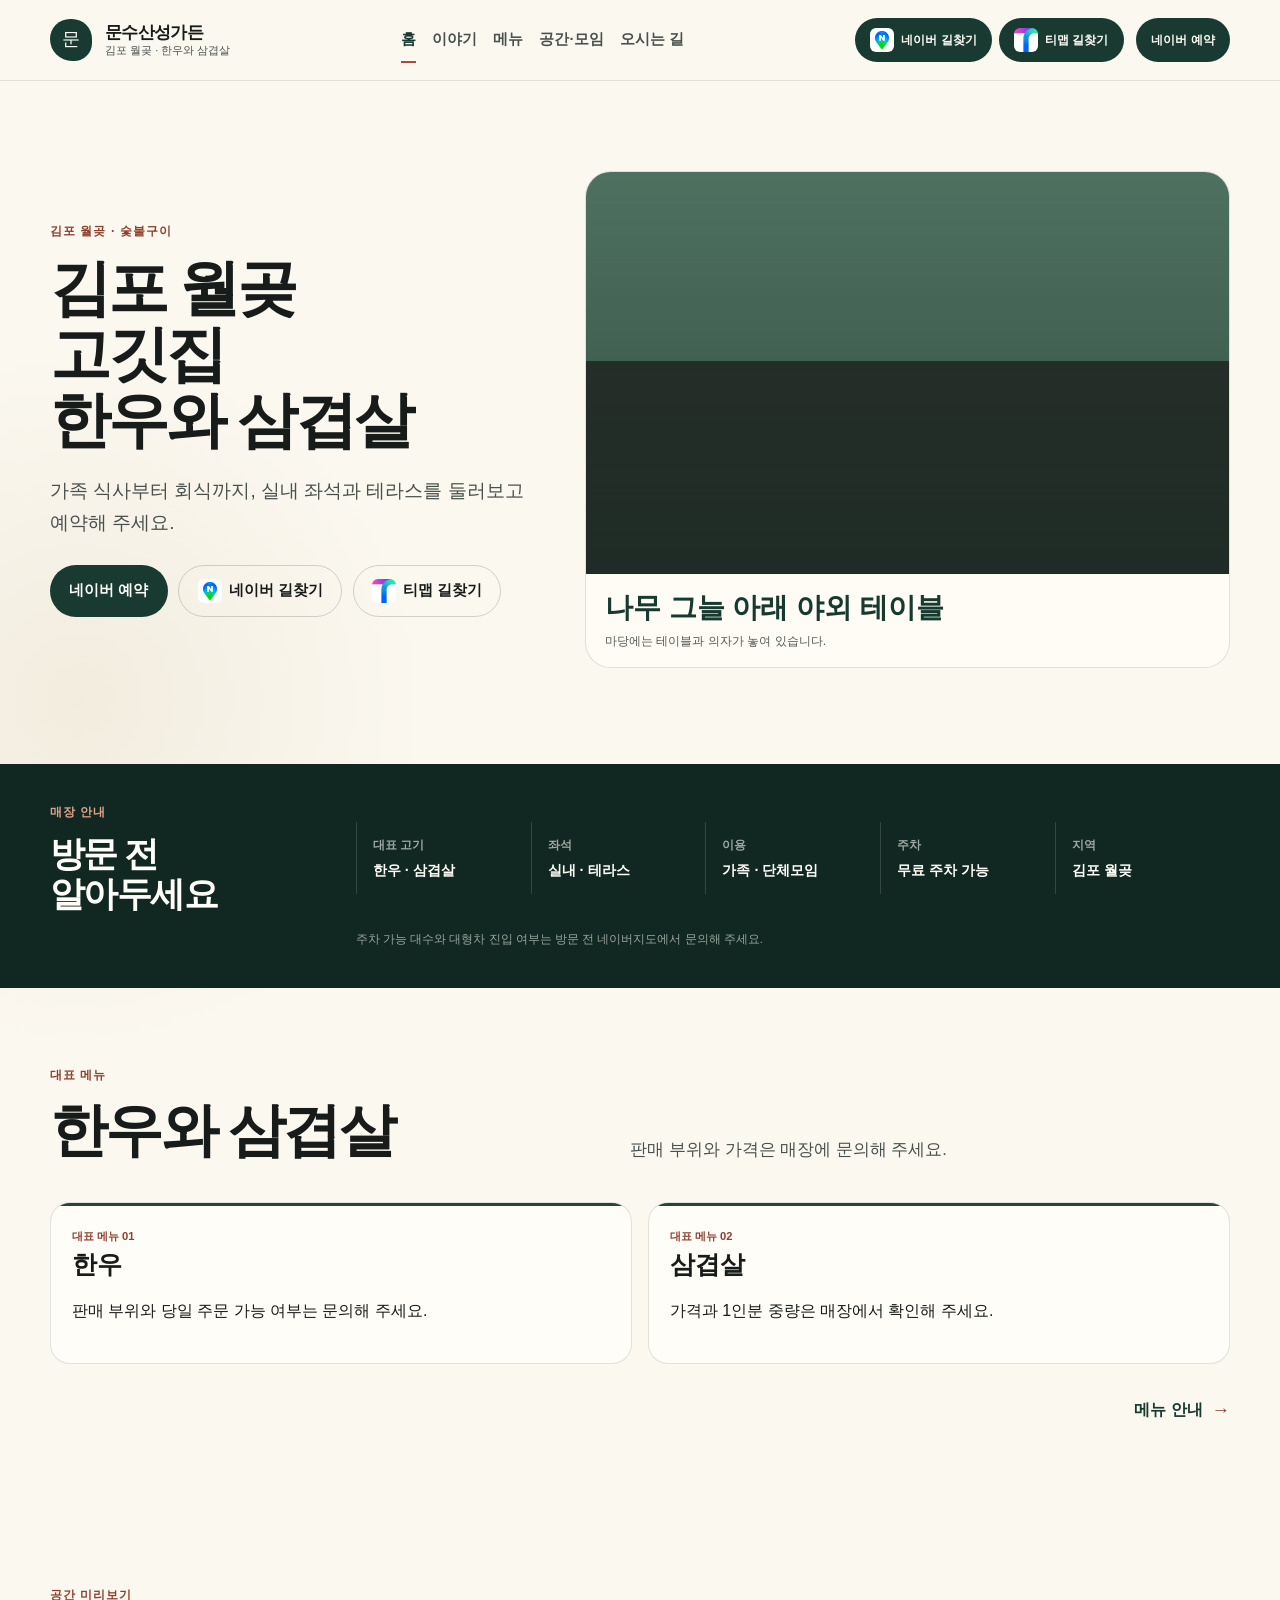
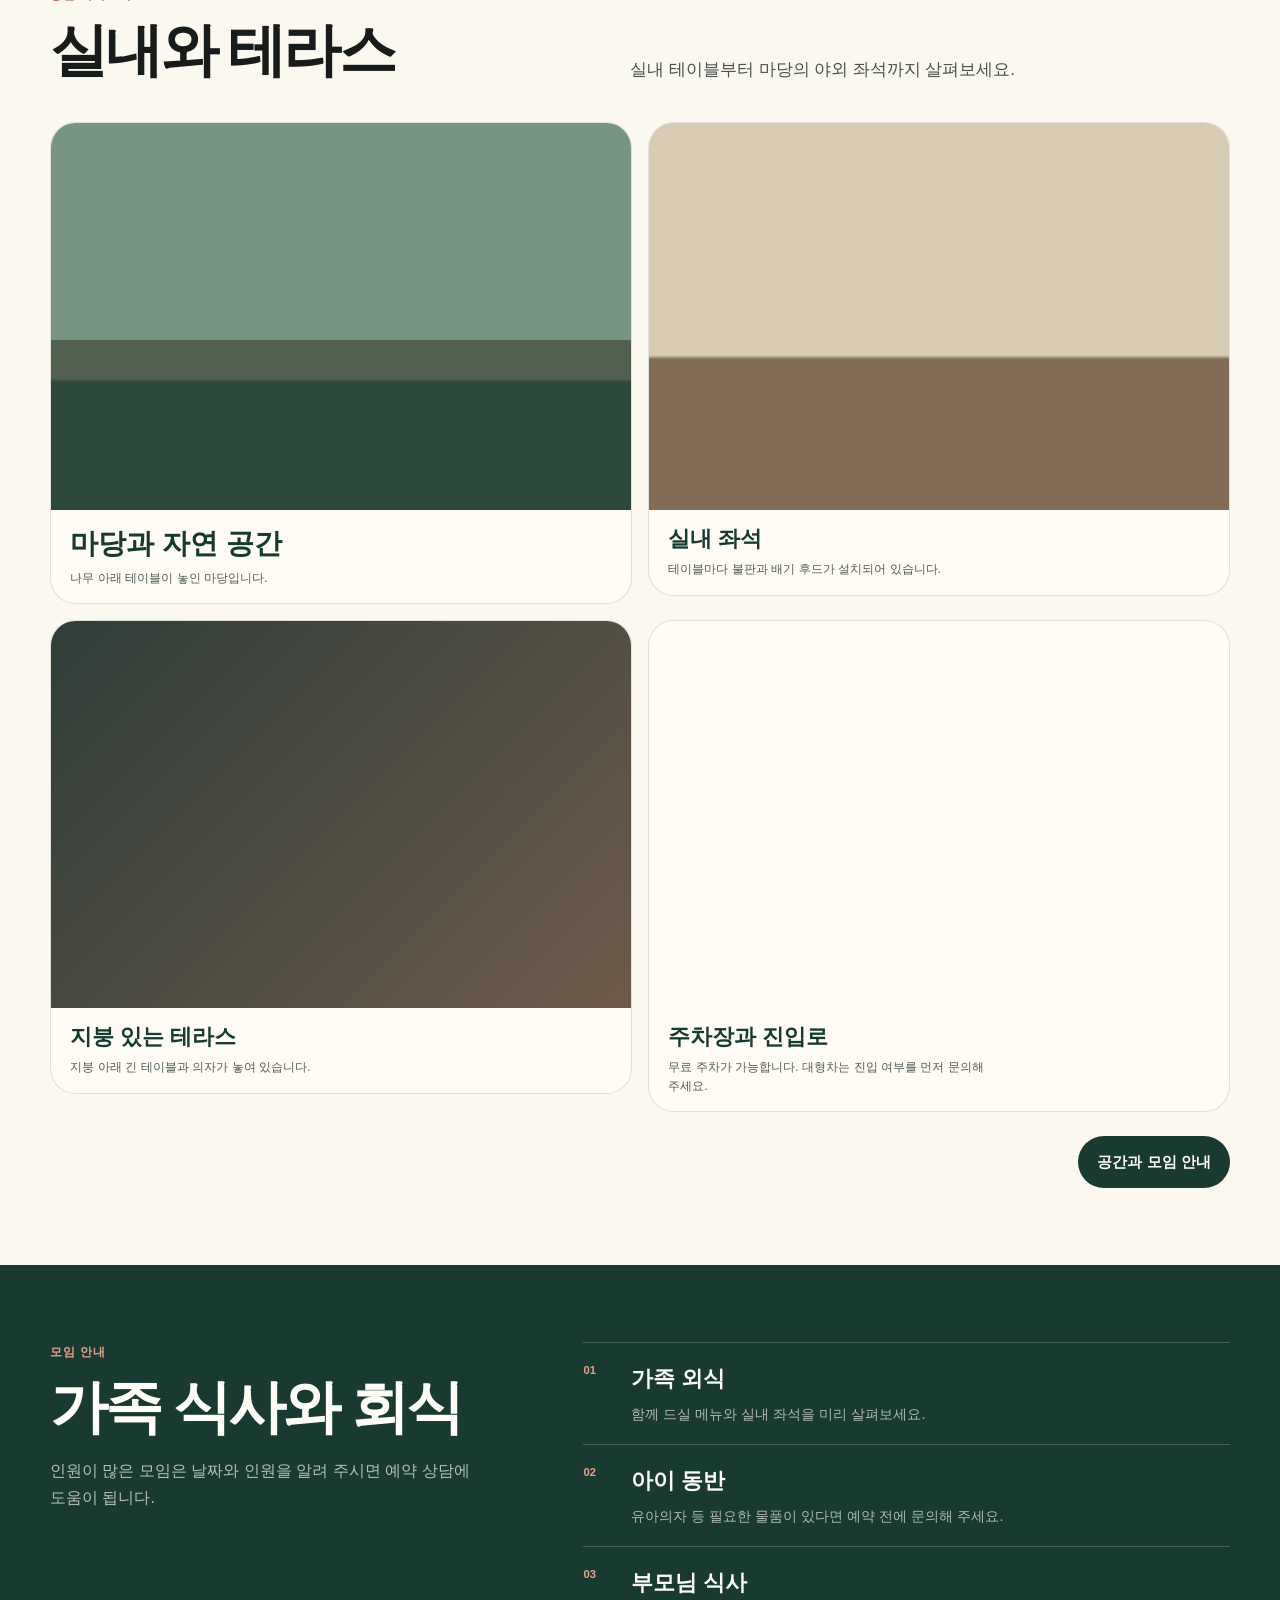
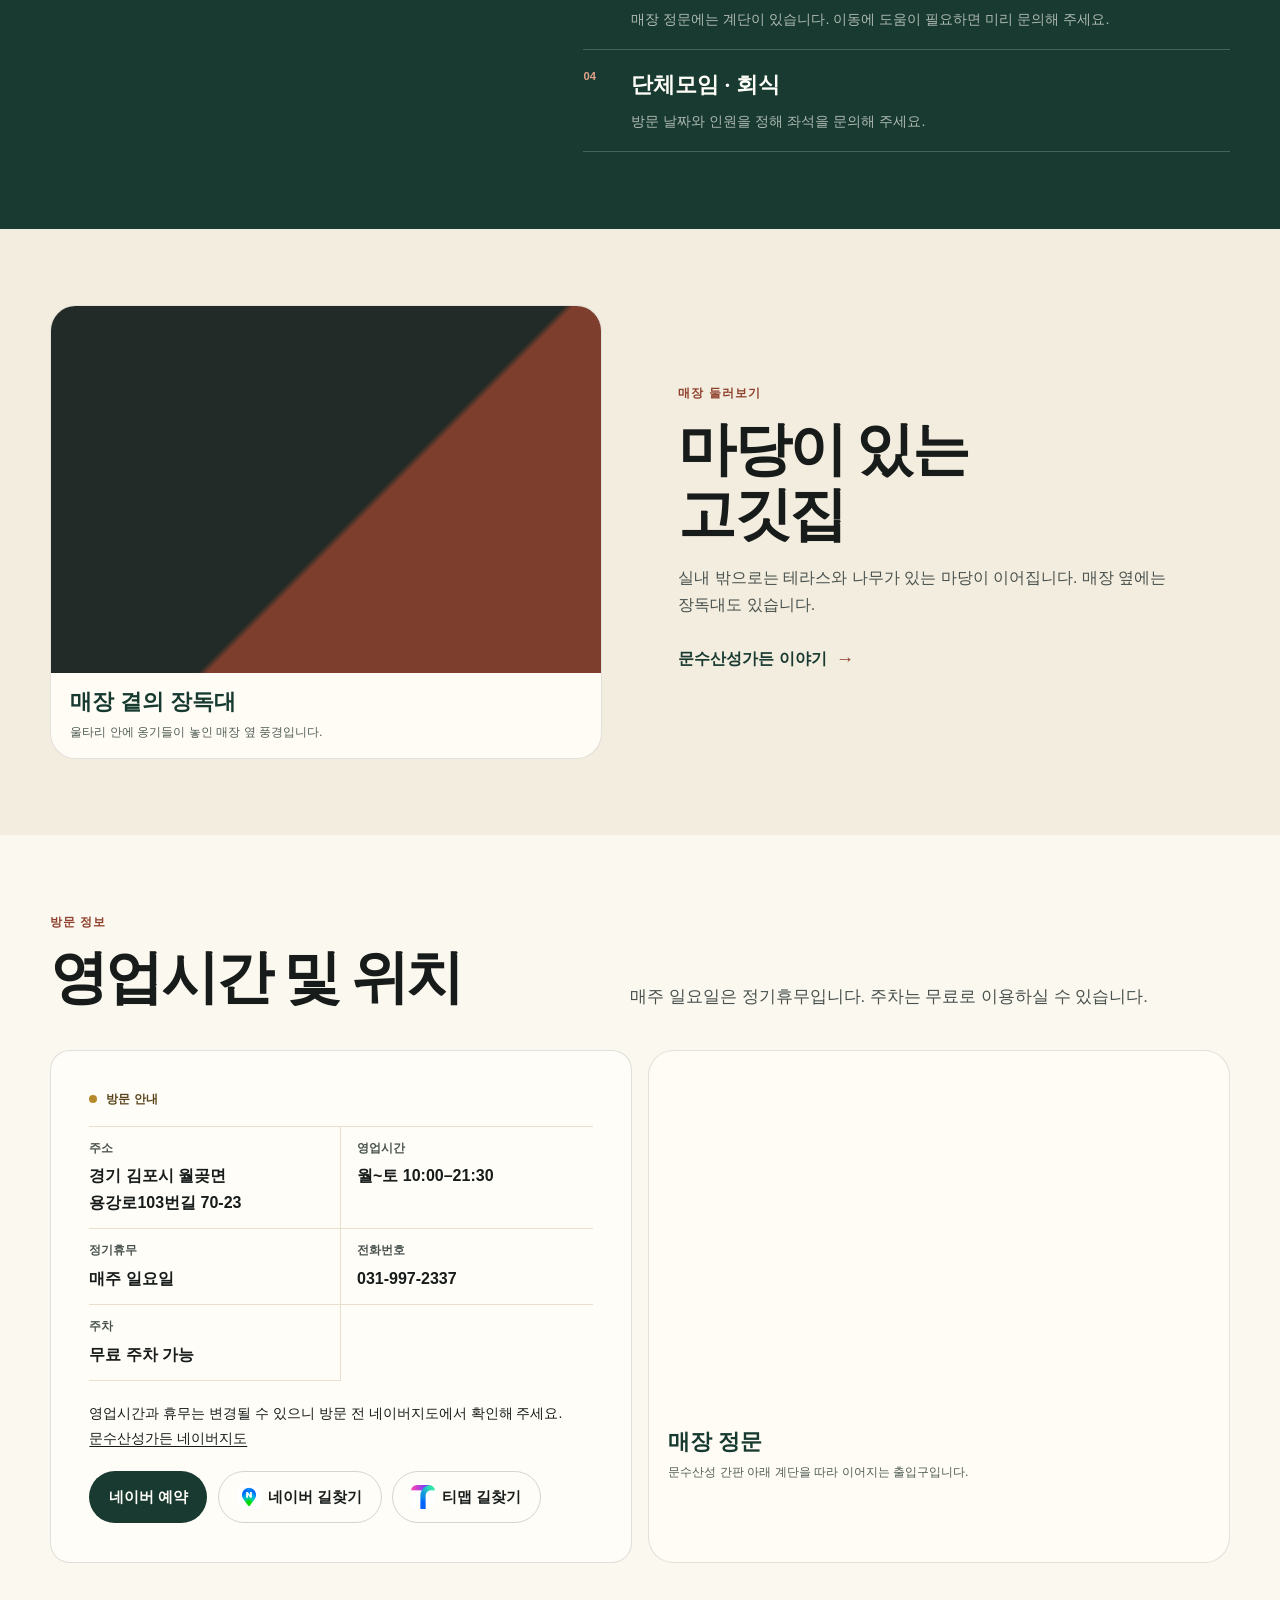
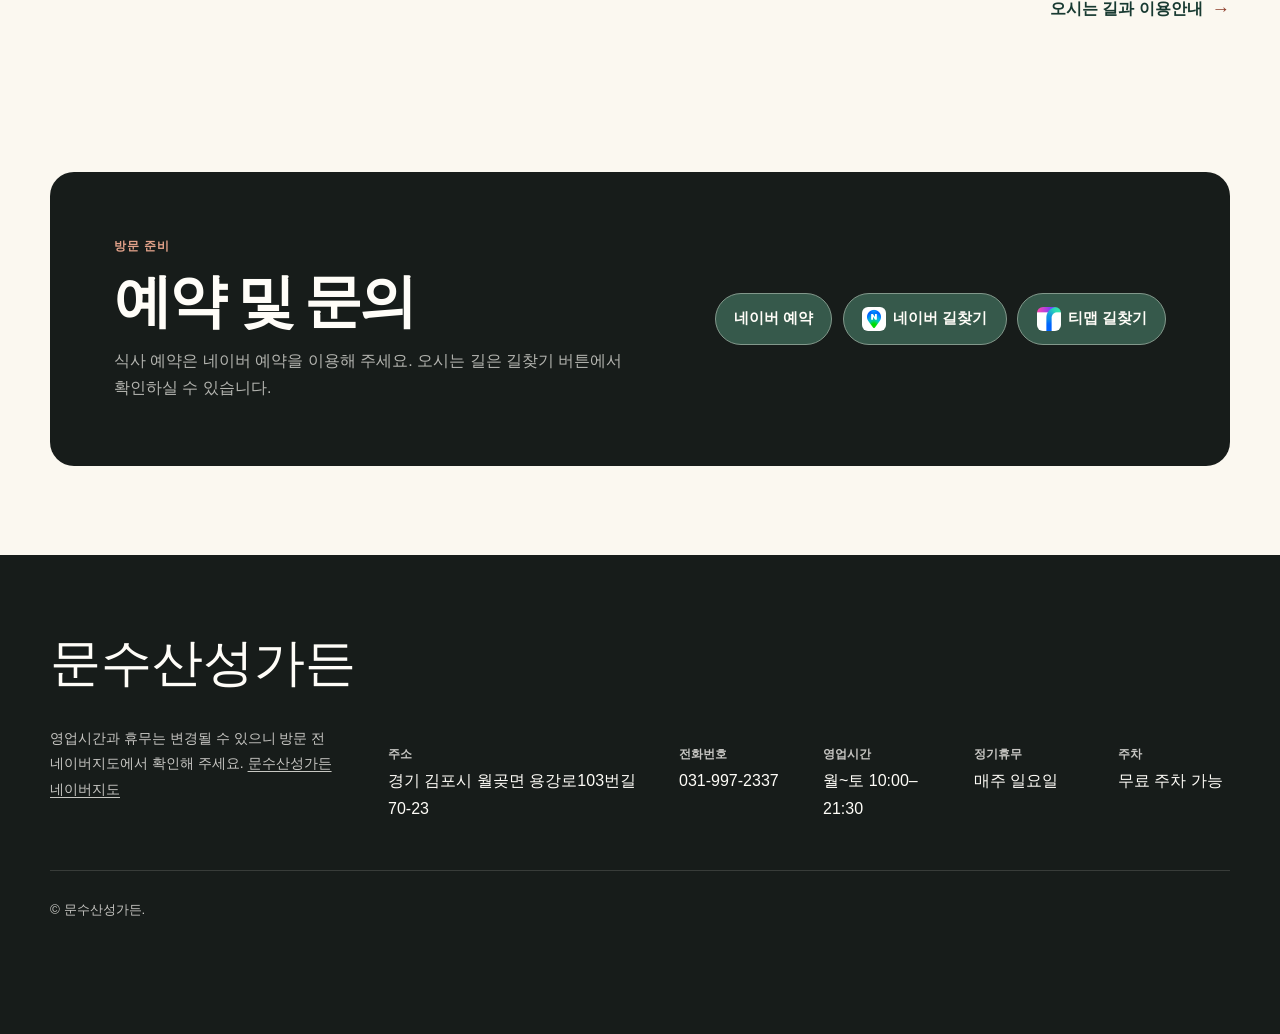
<file: index.html>
<!DOCTYPE html><html lang="ko"><head><meta charset="UTF-8"><meta name="viewport" content="width=device-width, initial-scale=1"><meta name="generator" content="Astro v7.2.1"><meta name="robots" content="index, follow"><meta name="description" content="김포 월곶의 한우·삼겹살 전문점 문수산성가든. 실내와 테라스, 마당 사진을 둘러보고 영업시간과 예약 정보를 확인하세요."><link rel="canonical" href="https://xn--o39a91ofof98fpsai7b.com/"><meta property="og:url" content="https://xn--o39a91ofof98fpsai7b.com/"><meta property="og:type" content="website"><meta property="og:locale" content="ko_KR"><meta property="og:site_name" content="문수산성가든"><meta property="og:title" content="문수산성가든"><meta property="og:description" content="김포 월곶의 한우·삼겹살 전문점 문수산성가든. 실내와 테라스, 마당 사진을 둘러보고 영업시간과 예약 정보를 확인하세요."><meta name="twitter:card" content="summary"><meta name="theme-color" content="#183a31"><title>문수산성가든</title><link rel="stylesheet" href="/_astro/BaseLayout.BiFxK9zG.css"></head><body class="has-mobile-actions" data-mobile-action-count="3"><a class="skip-link" href="#main-content">본문으로 건너뛰기</a><header class="site-header"><div class="shell header-inner"><a class="brand" href="/" aria-label="문수산성가든 홈"><span class="brand-mark" aria-hidden="true">문</span><span class="brand-copy"><strong>문수산성가든</strong><small>김포 월곶 · 한우와 삼겹살</small></span></a><nav class="desktop-nav" aria-label="주요 메뉴"><a href="/" aria-current="page">홈</a><a href="/story/">이야기</a><a href="/menu/">메뉴</a><a href="/space/">공간·모임</a><a href="/visit/">오시는 길</a></nav><div class="header-actions"><div class="header-visit-actions"><a class="action-link action-link--header" href="https://map.naver.com/p/directions/-/3z02u9,2ASVfe,%EB%AC%B8%EC%88%98%EC%82%B0%EC%84%B1%EA%B0%80%EB%93%A0,11870357,PLACE_POI/-/transit?c=14.00,0,0,0,dh" target="_blank" rel="noopener noreferrer" aria-label="네이버 길찾기" data-cta-status="confirmed" data-action-key="naver-directions" style="--action-icon: url(/images/brands/naver-map.png)">네이버 길찾기</a><a class="action-link action-link--header" href="https://tmap.life/bdfa092c1" target="_blank" rel="noopener noreferrer" aria-label="티맵 길찾기" data-cta-status="confirmed" data-action-key="tmap-directions" style="--action-icon: url(/images/brands/tmap.png)">티맵 길찾기</a></div><a class="action-link action-link--header" href="https://map.naver.com/p/entry/place/11870357?lng=126.5579813&amp;lat=37.7303524&amp;placePath=%2Fbooking%3Ffrom%3Dmap%26fromPanelNum%3D1%26additionalHeight%3D76%26timestamp%3D202611030040%26locale%3Dko%26svcName%3Dmap_pcv5%26entry%3Dbmp&amp;entry=plt&amp;searchType=place&amp;c=15.00,0,0,0,dh" target="_blank" rel="noopener noreferrer" aria-label="네이버 예약" data-cta-status="confirmed" data-action-key="naver-reservation">네이버 예약</a><details class="mobile-menu" data-mobile-menu><summary aria-label="메뉴 열기" aria-expanded="false" aria-controls="mobile-navigation"><span data-menu-label>메뉴</span><span class="menu-lines" aria-hidden="true"></span></summary><nav id="mobile-navigation" aria-label="모바일 주요 메뉴"><a href="/" aria-current="page">홈</a><a href="/story/">이야기</a><a href="/menu/">메뉴</a><a href="/space/">공간·모임</a><a href="/visit/">오시는 길</a><a class="action-link action-link--secondary" href="https://map.naver.com/p/directions/-/3z02u9,2ASVfe,%EB%AC%B8%EC%88%98%EC%82%B0%EC%84%B1%EA%B0%80%EB%93%A0,11870357,PLACE_POI/-/transit?c=14.00,0,0,0,dh" target="_blank" rel="noopener noreferrer" aria-label="네이버 길찾기" data-cta-status="confirmed" data-action-key="naver-directions" style="--action-icon: url(/images/brands/naver-map.png)">네이버 길찾기</a><a class="action-link action-link--secondary" href="https://tmap.life/bdfa092c1" target="_blank" rel="noopener noreferrer" aria-label="티맵 길찾기" data-cta-status="confirmed" data-action-key="tmap-directions" style="--action-icon: url(/images/brands/tmap.png)">티맵 길찾기</a></nav></details></div></div></header><script type="module">document.querySelectorAll(`[data-mobile-menu]`).forEach(e=>{let t=e.querySelector(`summary`),n=e.querySelector(`[data-menu-label]`),r=e.querySelector(`nav`);if(!t||!n||!r)return;let i=()=>{let r=e.open;t.setAttribute(`aria-expanded`,String(r)),t.setAttribute(`aria-label`,r?`메뉴 닫기`:`메뉴 열기`),n.textContent=r?`닫기`:`메뉴`,document.body.classList.toggle(`mobile-menu-open`,r)};e.addEventListener(`toggle`,()=>{i(),e.open&&requestAnimationFrame(()=>r.querySelector(`a`)?.focus())}),document.addEventListener(`keydown`,n=>{n.key===`Escape`&&e.open&&(e.open=!1,t.focus())}),document.addEventListener(`pointerdown`,t=>{e.open&&!e.contains(t.target)&&(e.open=!1)}),r.querySelectorAll(`a`).forEach(t=>{t.addEventListener(`click`,()=>{e.open=!1})}),i()});</script><main id="main-content" tabindex="-1"><section class="home-v2-hero" aria-labelledby="home-title"><div class="shell home-v2-hero-grid"><div class="home-v2-hero-copy"><p class="home-v2-kicker">김포 월곶 · 숯불구이</p><h1 id="home-title"><span>김포 월곶</span><span>고깃집</span><span>한우와 삼겹살</span></h1><p class="home-v2-lede">가족 식사부터 회식까지, 실내 좌석과 테라스를 둘러보고 예약해 주세요.</p><div class="home-v2-actions" aria-label="예약과 길찾기" data-action-count="3"><a class="action-link action-link--primary" href="https://map.naver.com/p/entry/place/11870357?lng=126.5579813&amp;lat=37.7303524&amp;placePath=%2Fbooking%3Ffrom%3Dmap%26fromPanelNum%3D1%26additionalHeight%3D76%26timestamp%3D202611030040%26locale%3Dko%26svcName%3Dmap_pcv5%26entry%3Dbmp&amp;entry=plt&amp;searchType=place&amp;c=15.00,0,0,0,dh" target="_blank" rel="noopener noreferrer" aria-label="네이버 예약" data-cta-status="confirmed" data-action-key="naver-reservation">네이버 예약</a><a class="action-link action-link--secondary" href="https://map.naver.com/p/directions/-/3z02u9,2ASVfe,%EB%AC%B8%EC%88%98%EC%82%B0%EC%84%B1%EA%B0%80%EB%93%A0,11870357,PLACE_POI/-/transit?c=14.00,0,0,0,dh" target="_blank" rel="noopener noreferrer" aria-label="네이버 길찾기" data-cta-status="confirmed" data-action-key="naver-directions" style="--action-icon: url(/images/brands/naver-map.png)">네이버 길찾기</a><a class="action-link action-link--secondary" href="https://tmap.life/bdfa092c1" target="_blank" rel="noopener noreferrer" aria-label="티맵 길찾기" data-cta-status="confirmed" data-action-key="tmap-directions" style="--action-icon: url(/images/brands/tmap.png)">티맵 길찾기</a></div></div><figure class="home-shot-frame home-v2-hero-shot" data-shot-kind="hero" data-source-type="real-photo" data-requires-real-photo="false" style="--shot-ratio: 16 / 10; --shot-mobile-ratio: 16 / 10; --shot-object-position: 50% 50%;"><div class="home-shot-art home-shot-art--image" aria-hidden="false"><img src="/images/real/garden-seating-04-1600.webp" alt="나무와 줄조명 아래 야외 테이블" srcset="/images/real/garden-seating-04-480.webp 480w, /images/real/garden-seating-04-800.webp 800w, /images/real/garden-seating-04-1200.webp 1200w, /images/real/garden-seating-04-1600.webp 1600w" sizes="(max-width: 700px) calc(100vw - 40px), (max-width: 1100px) 50vw, 720px" width="1600" height="1067" loading="eager" decoding="async" fetchpriority="high"></div><figcaption><strong>나무 그늘 아래 야외 테이블</strong><p>마당에는 테이블과 의자가 놓여 있습니다.</p></figcaption></figure></div></section><section class="home-v2-summary" aria-labelledby="visit-summary-title"><div class="shell"><div class="home-v2-summary-heading"><p class="home-v2-kicker">매장 안내</p><h2 id="visit-summary-title">방문 전 알아두세요</h2></div><ul class="home-v2-summary-list"><li data-status="confirmed"><span>대표 고기</span><strong>한우 · 삼겹살</strong></li><li data-status="confirmed"><span>좌석</span><strong>실내 · 테라스</strong></li><li data-status="confirmed"><span>이용</span><strong>가족 · 단체모임</strong></li><li data-status="confirmed"><span>주차</span><strong>무료 주차 가능</strong></li><li data-status="confirmed"><span>지역</span><strong>김포 월곶</strong></li></ul><p class="home-v2-summary-note">주차 가능 대수와 대형차 진입 여부는 방문 전 네이버지도에서 문의해 주세요.</p></div></section><section class="home-v2-section" aria-labelledby="menu-preview-title"><div class="shell"><header class="home-v2-section-heading"><div><p class="home-v2-kicker">대표 메뉴</p><h2 id="menu-preview-title">한우와 삼겹살</h2></div><p>판매 부위와 가격은 매장에 문의해 주세요.</p></header><div class="home-v2-menu-grid"><article class="home-v2-menu-card"><div class="home-v2-menu-copy"><p class="home-v2-menu-slot">대표 메뉴 01</p><h3>한우</h3><p class="home-v2-menu-note">판매 부위와 당일 주문 가능 여부는 문의해 주세요.</p></div></article><article class="home-v2-menu-card"><div class="home-v2-menu-copy"><p class="home-v2-menu-slot">대표 메뉴 02</p><h3>삼겹살</h3><p class="home-v2-menu-note">가격과 1인분 중량은 매장에서 확인해 주세요.</p></div></article></div><div class="home-v2-link-row"><a class="home-v2-text-link" href="/menu/">메뉴 안내 <span aria-hidden="true">→</span></a></div></div></section><section class="home-v2-section home-v2-space" aria-labelledby="space-preview-title"><div class="shell"><header class="home-v2-section-heading"><div><p class="home-v2-kicker">공간 미리보기</p><h2 id="space-preview-title">실내와 테라스</h2></div><p>실내 테이블부터 마당의 야외 좌석까지 살펴보세요.</p></header><div class="home-v2-space-grid"><figure class="home-shot-frame home-v2-space-featured" data-shot-kind="garden" data-source-type="real-photo" data-requires-real-photo="false" style="--shot-ratio: 16 / 9; --shot-mobile-ratio: 4 / 3; --shot-object-position: 50% 50%;"><div class="home-shot-art home-shot-art--image" aria-hidden="false"><img src="/images/real/garden-seating-03-1600.webp" alt="나무 그늘 아래 테이블이 있는 마당" srcset="/images/real/garden-seating-03-480.webp 480w, /images/real/garden-seating-03-800.webp 800w, /images/real/garden-seating-03-1200.webp 1200w, /images/real/garden-seating-03-1600.webp 1600w" sizes="(max-width: 700px) calc(100vw - 40px), (max-width: 1100px) 50vw, 720px" width="1600" height="1067" loading="lazy" decoding="async"></div><figcaption><strong>마당과 자연 공간</strong><p>나무 아래 테이블이 놓인 마당입니다.</p></figcaption></figure><figure class="home-shot-frame home-shot-frame--compact" data-shot-kind="interior" data-source-type="real-photo" data-requires-real-photo="false" style="--shot-ratio: 4 / 3; --shot-mobile-ratio: 4 / 3; --shot-object-position: 50% 50%;"><div class="home-shot-art home-shot-art--image" aria-hidden="false"><img src="/images/real/dining-room-02-1600.webp" alt="불판과 배기 후드가 설치된 실내 테이블" srcset="/images/real/dining-room-02-480.webp 480w, /images/real/dining-room-02-800.webp 800w, /images/real/dining-room-02-1200.webp 1200w, /images/real/dining-room-02-1600.webp 1600w" sizes="(max-width: 700px) calc(100vw - 40px), (max-width: 1100px) 50vw, 720px" width="1600" height="1239" loading="lazy" decoding="async"></div><figcaption><strong>실내 좌석</strong><p>테이블마다 불판과 배기 후드가 설치되어 있습니다.</p></figcaption></figure><figure class="home-shot-frame home-shot-frame--compact" data-shot-kind="room" data-source-type="real-photo" data-requires-real-photo="false" style="--shot-ratio: 4 / 3; --shot-mobile-ratio: 4 / 3; --shot-object-position: 50% 50%;"><div class="home-shot-art home-shot-art--image" aria-hidden="false"><img src="/images/real/covered-terrace-04-1600.webp" alt="지붕 아래 긴 테이블이 놓인 테라스" srcset="/images/real/covered-terrace-04-480.webp 480w, /images/real/covered-terrace-04-800.webp 800w, /images/real/covered-terrace-04-1200.webp 1200w, /images/real/covered-terrace-04-1600.webp 1600w" sizes="(max-width: 700px) calc(100vw - 40px), (max-width: 1100px) 50vw, 720px" width="1600" height="1067" loading="lazy" decoding="async"></div><figcaption><strong>지붕 있는 테라스</strong><p>지붕 아래 긴 테이블과 의자가 놓여 있습니다.</p></figcaption></figure><figure class="home-shot-frame home-shot-frame--compact" data-shot-kind="arrival" data-source-type="real-photo" data-requires-real-photo="false" style="--shot-ratio: 4 / 3; --shot-mobile-ratio: 4 / 3; --shot-object-position: 50% 50%;"><div class="home-shot-art home-shot-art--image" aria-hidden="false"><img src="/images/real/parking-area-05-1600.webp" alt="나무와 낮은 울타리 앞의 자갈 주차 공간" srcset="/images/real/parking-area-05-480.webp 480w, /images/real/parking-area-05-800.webp 800w, /images/real/parking-area-05-1200.webp 1200w, /images/real/parking-area-05-1600.webp 1600w" sizes="(max-width: 700px) calc(100vw - 40px), (max-width: 1100px) 50vw, 720px" width="1600" height="1067" loading="lazy" decoding="async"></div><figcaption><strong>주차장과 진입로</strong><p>무료 주차가 가능합니다. 대형차는 진입 여부를 먼저 문의해 주세요.</p></figcaption></figure></div><div class="home-v2-link-row"><a class="button button--primary" href="/space/">공간과 모임 안내</a></div></div></section><section class="home-v2-section home-v2-section--pine" aria-labelledby="audience-title"><div class="shell home-v2-audience-layout"><header><p class="home-v2-kicker">모임 안내</p><h2 id="audience-title">가족 식사와 회식</h2><p>인원이 많은 모임은 날짜와 인원을 알려 주시면 예약 상담에 도움이 됩니다.</p></header><ol class="home-v2-audience-list"><li><span>01</span><div><h3>가족 외식</h3><p>함께 드실 메뉴와 실내 좌석을 미리 살펴보세요.</p></div></li><li><span>02</span><div><h3>아이 동반</h3><p>유아의자 등 필요한 물품이 있다면 예약 전에 문의해 주세요.</p></div></li><li><span>03</span><div><h3>부모님 식사</h3><p>매장 정문에는 계단이 있습니다. 이동에 도움이 필요하면 미리 문의해 주세요.</p></div></li><li><span>04</span><div><h3>단체모임 · 회식</h3><p>방문 날짜와 인원을 정해 좌석을 문의해 주세요.</p></div></li></ol></div></section><section class="home-v2-section home-v2-section--paper" aria-labelledby="story-preview-title"><div class="shell home-v2-story-grid"><figure class="home-shot-frame home-shot-frame--compact" data-shot-kind="story" data-source-type="real-photo" data-requires-real-photo="false" style="--shot-ratio: 3 / 2; --shot-mobile-ratio: 16 / 10; --shot-object-position: 50% 50%;"><div class="home-shot-art home-shot-art--image" aria-hidden="false"><img src="/images/real/onggi-jars-02-1600.webp" alt="매장 옆 울타리 안에 놓인 장독대" srcset="/images/real/onggi-jars-02-480.webp 480w, /images/real/onggi-jars-02-800.webp 800w, /images/real/onggi-jars-02-1200.webp 1200w, /images/real/onggi-jars-02-1600.webp 1600w" sizes="(max-width: 700px) calc(100vw - 40px), (max-width: 1100px) 50vw, 720px" width="1600" height="1067" loading="lazy" decoding="async"></div><figcaption><strong>매장 곁의 장독대</strong><p>울타리 안에 옹기들이 놓인 매장 옆 풍경입니다.</p></figcaption></figure><div class="home-v2-story-copy"><p class="home-v2-kicker">매장 둘러보기</p><h2 id="story-preview-title">마당이 있는 고깃집</h2><p>실내 밖으로는 테라스와 나무가 있는 마당이 이어집니다. 매장 옆에는 장독대도 있습니다.</p><a class="home-v2-text-link" href="/story/">문수산성가든 이야기 <span aria-hidden="true">→</span></a></div></div></section><section class="home-v2-section home-v2-visit" aria-labelledby="visit-title"><div class="shell"><header class="home-v2-section-heading home-v2-section-heading--compact"><div><p class="home-v2-kicker">방문 정보</p><h2 id="visit-title">영업시간 및 위치</h2></div><p>매주 일요일은 정기휴무입니다. 주차는 무료로 이용하실 수 있습니다.</p></header><div class="home-v2-visit-grid"><div class="home-v2-visit-card"><div class="home-v2-visit-status"><span aria-hidden="true"></span>방문 안내</div><dl><div data-status="confirmed"><dt>주소</dt><dd>경기 김포시 월곶면 용강로103번길 70-23</dd></div><div data-status="confirmed"><dt>영업시간</dt><dd>월~토 10:00–21:30</dd></div><div data-status="confirmed"><dt>정기휴무</dt><dd>매주 일요일</dd></div><div data-status="confirmed"><dt>전화번호</dt><dd>031-997-2337</dd></div><div data-status="confirmed"><dt>주차</dt><dd>무료 주차 가능</dd></div></dl><p class="visit-official-notice">영업시간과 휴무는 변경될 수 있으니 방문 전 네이버지도에서 확인해 주세요. <a href="https://m.place.naver.com/restaurant/11870357/home" target="_blank" rel="noopener noreferrer">문수산성가든 네이버지도</a></p><div class="home-v2-actions home-v2-visit-actions" data-action-count="3"><a class="action-link action-link--primary" href="https://map.naver.com/p/entry/place/11870357?lng=126.5579813&amp;lat=37.7303524&amp;placePath=%2Fbooking%3Ffrom%3Dmap%26fromPanelNum%3D1%26additionalHeight%3D76%26timestamp%3D202611030040%26locale%3Dko%26svcName%3Dmap_pcv5%26entry%3Dbmp&amp;entry=plt&amp;searchType=place&amp;c=15.00,0,0,0,dh" target="_blank" rel="noopener noreferrer" aria-label="네이버 예약" data-cta-status="confirmed" data-action-key="naver-reservation">네이버 예약</a><a class="action-link action-link--secondary" href="https://map.naver.com/p/directions/-/3z02u9,2ASVfe,%EB%AC%B8%EC%88%98%EC%82%B0%EC%84%B1%EA%B0%80%EB%93%A0,11870357,PLACE_POI/-/transit?c=14.00,0,0,0,dh" target="_blank" rel="noopener noreferrer" aria-label="네이버 길찾기" data-cta-status="confirmed" data-action-key="naver-directions" style="--action-icon: url(/images/brands/naver-map.png)">네이버 길찾기</a><a class="action-link action-link--secondary" href="https://tmap.life/bdfa092c1" target="_blank" rel="noopener noreferrer" aria-label="티맵 길찾기" data-cta-status="confirmed" data-action-key="tmap-directions" style="--action-icon: url(/images/brands/tmap.png)">티맵 길찾기</a></div></div><figure class="home-shot-frame home-shot-frame--compact" data-shot-kind="arrival" data-source-type="real-photo" data-requires-real-photo="false" style="--shot-ratio: 16 / 10; --shot-mobile-ratio: 16 / 10; --shot-object-position: 50% 50%;"><div class="home-shot-art home-shot-art--image" aria-hidden="false"><img src="/images/real/storefront-entrance-01-1600.webp" alt="문수산성 간판과 계단이 보이는 매장 정문" srcset="/images/real/storefront-entrance-01-480.webp 480w, /images/real/storefront-entrance-01-800.webp 800w, /images/real/storefront-entrance-01-1200.webp 1200w, /images/real/storefront-entrance-01-1600.webp 1600w" sizes="(max-width: 700px) calc(100vw - 40px), (max-width: 1100px) 50vw, 720px" width="1600" height="1067" loading="lazy" decoding="async"></div><figcaption><strong>매장 정문</strong><p>문수산성 간판 아래 계단을 따라 이어지는 출입구입니다.</p></figcaption></figure></div><div class="home-v2-link-row"><a class="home-v2-text-link" href="/visit/">오시는 길과 이용안내 <span aria-hidden="true">→</span></a></div></div></section><section class="home-v2-final" aria-labelledby="final-cta-title"><div class="shell home-v2-final-panel"><div><p class="home-v2-kicker">방문 준비</p><h2 id="final-cta-title">예약 및 문의</h2><p>식사 예약은 네이버 예약을 이용해 주세요. 오시는 길은 길찾기 버튼에서 확인하실 수 있습니다.</p></div><div class="home-v2-actions" data-action-count="3"><a class="action-link action-link--primary" href="https://map.naver.com/p/entry/place/11870357?lng=126.5579813&amp;lat=37.7303524&amp;placePath=%2Fbooking%3Ffrom%3Dmap%26fromPanelNum%3D1%26additionalHeight%3D76%26timestamp%3D202611030040%26locale%3Dko%26svcName%3Dmap_pcv5%26entry%3Dbmp&amp;entry=plt&amp;searchType=place&amp;c=15.00,0,0,0,dh" target="_blank" rel="noopener noreferrer" aria-label="네이버 예약" data-cta-status="confirmed" data-action-key="naver-reservation">네이버 예약</a><a class="action-link action-link--secondary" href="https://map.naver.com/p/directions/-/3z02u9,2ASVfe,%EB%AC%B8%EC%88%98%EC%82%B0%EC%84%B1%EA%B0%80%EB%93%A0,11870357,PLACE_POI/-/transit?c=14.00,0,0,0,dh" target="_blank" rel="noopener noreferrer" aria-label="네이버 길찾기" data-cta-status="confirmed" data-action-key="naver-directions" style="--action-icon: url(/images/brands/naver-map.png)">네이버 길찾기</a><a class="action-link action-link--secondary" href="https://tmap.life/bdfa092c1" target="_blank" rel="noopener noreferrer" aria-label="티맵 길찾기" data-cta-status="confirmed" data-action-key="tmap-directions" style="--action-icon: url(/images/brands/tmap.png)">티맵 길찾기</a></div></div></section></main><footer class="site-footer"><div class="shell footer-grid"><div><p class="footer-name">문수산성가든</p><p class="visit-official-notice">영업시간과 휴무는 변경될 수 있으니 방문 전 네이버지도에서 확인해 주세요. <a href="https://m.place.naver.com/restaurant/11870357/home" target="_blank" rel="noopener noreferrer">문수산성가든 네이버지도</a></p></div><dl class="footer-status" aria-label="방문 안내"><div><dt>주소</dt><dd>경기 김포시 월곶면 용강로103번길 70-23</dd></div><div><dt>전화번호</dt><dd>031-997-2337</dd></div><div><dt>영업시간</dt><dd>월~토 10:00–21:30</dd></div><div><dt>정기휴무</dt><dd>매주 일요일</dd></div><div><dt>주차</dt><dd>무료 주차 가능</dd></div></dl></div><div class="shell footer-bottom"><small>© 문수산성가든.</small></div></footer><aside class="mobile-actions" aria-label="빠른 이용 안내" data-action-count="3"><a class="action-link action-link--compact" href="https://map.naver.com/p/entry/place/11870357?lng=126.5579813&amp;lat=37.7303524&amp;placePath=%2Fbooking%3Ffrom%3Dmap%26fromPanelNum%3D1%26additionalHeight%3D76%26timestamp%3D202611030040%26locale%3Dko%26svcName%3Dmap_pcv5%26entry%3Dbmp&amp;entry=plt&amp;searchType=place&amp;c=15.00,0,0,0,dh" target="_blank" rel="noopener noreferrer" aria-label="네이버 예약" data-cta-status="confirmed" data-action-key="naver-reservation">네이버 예약</a><a class="action-link action-link--compact" href="https://map.naver.com/p/directions/-/3z02u9,2ASVfe,%EB%AC%B8%EC%88%98%EC%82%B0%EC%84%B1%EA%B0%80%EB%93%A0,11870357,PLACE_POI/-/transit?c=14.00,0,0,0,dh" target="_blank" rel="noopener noreferrer" aria-label="네이버 길찾기" data-cta-status="confirmed" data-action-key="naver-directions" style="--action-icon: url(/images/brands/naver-map.png)">네이버 길찾기</a><a class="action-link action-link--compact" href="https://tmap.life/bdfa092c1" target="_blank" rel="noopener noreferrer" aria-label="티맵 길찾기" data-cta-status="confirmed" data-action-key="tmap-directions" style="--action-icon: url(/images/brands/tmap.png)">티맵 길찾기</a></aside><script type="module">var e=document.querySelector(`.skip-link`),t=document.querySelector(`#main-content`);e?.addEventListener(`click`,()=>{requestAnimationFrame(()=>t?.focus({preventScroll:!0}))});</script></body></html>
</file>
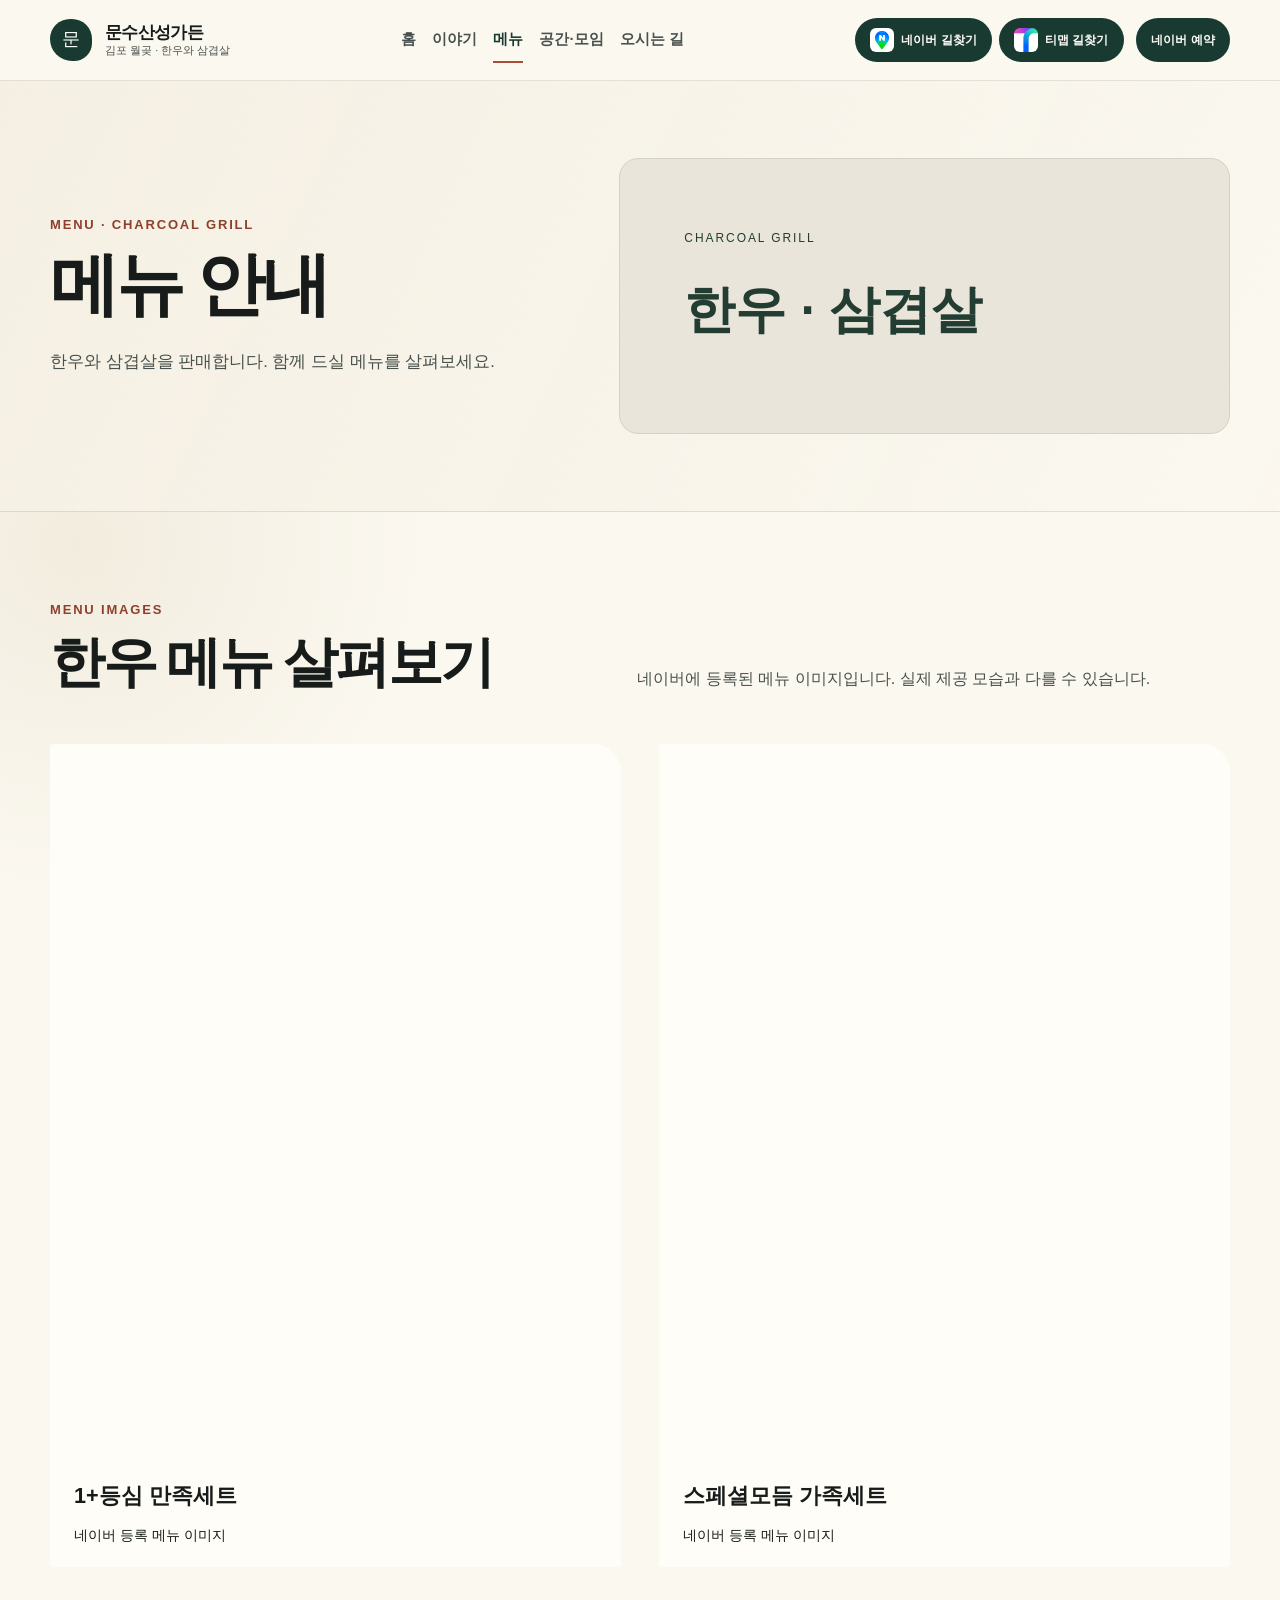
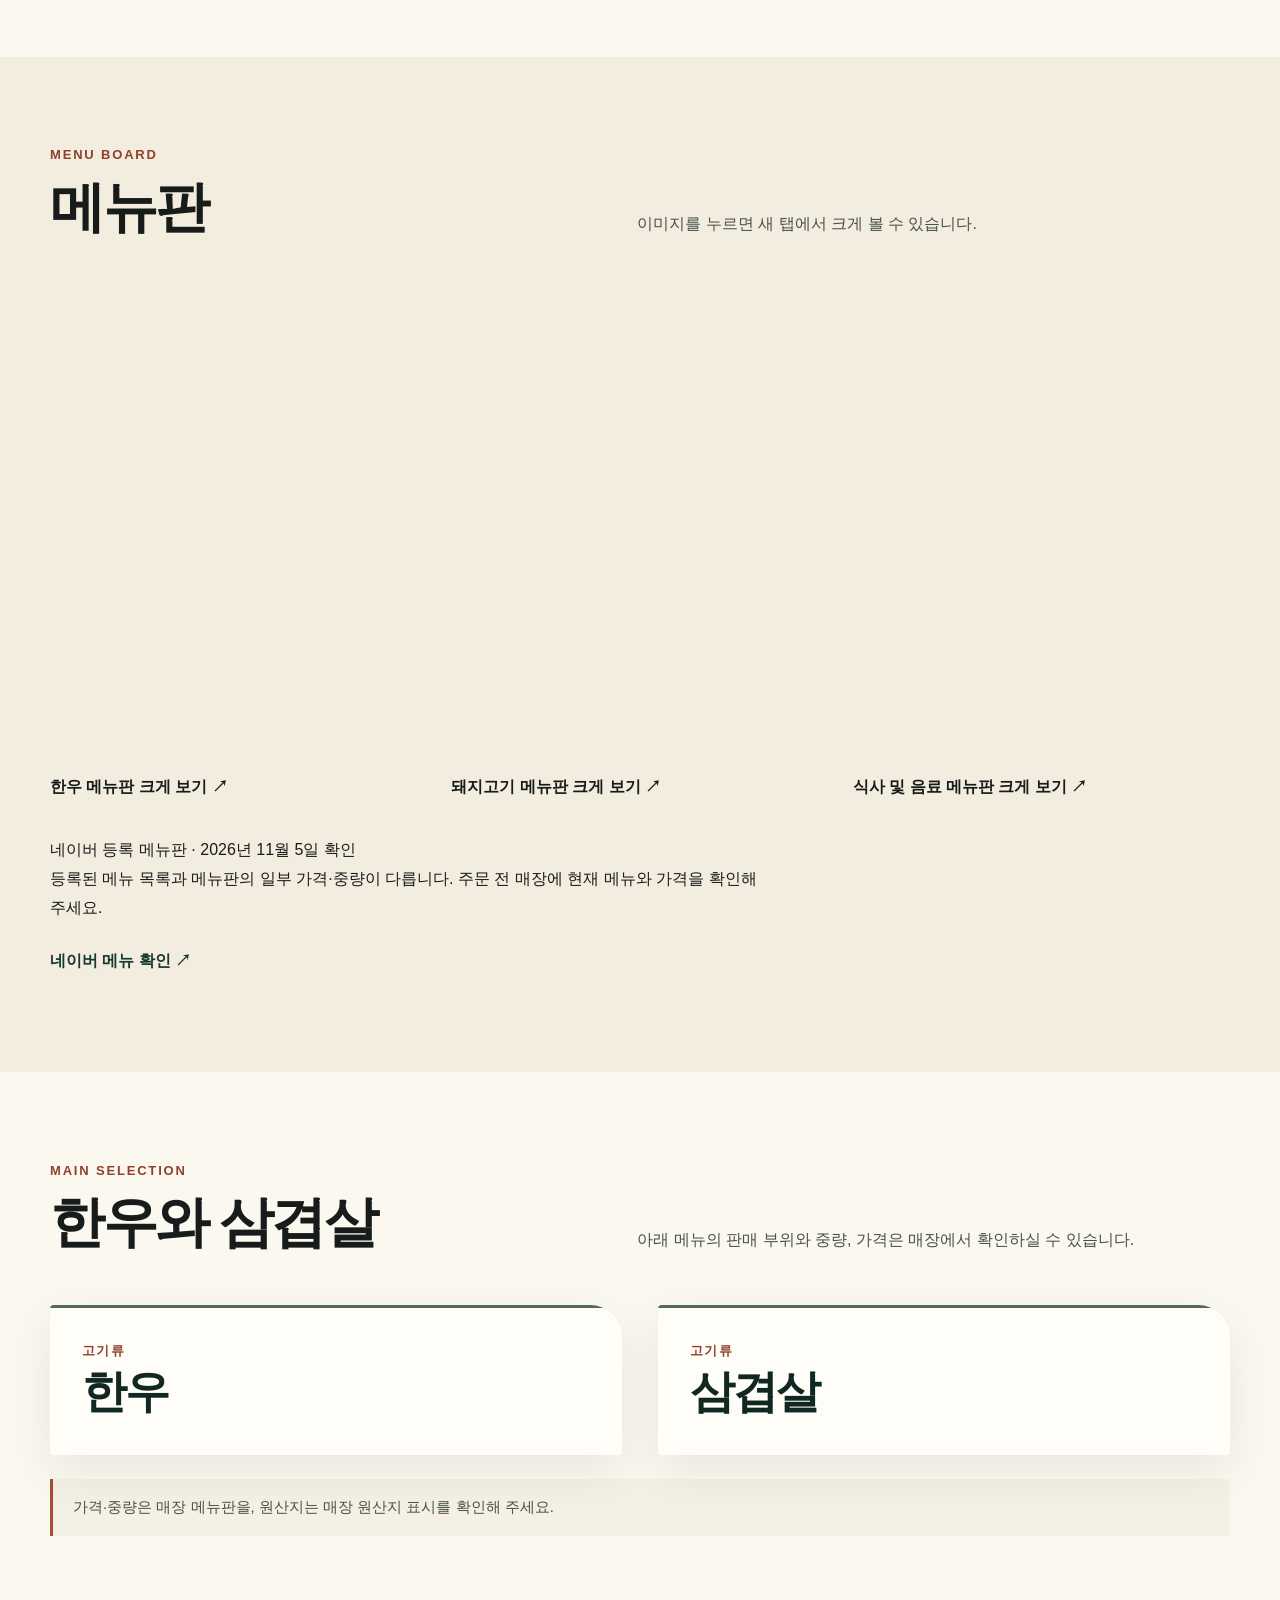
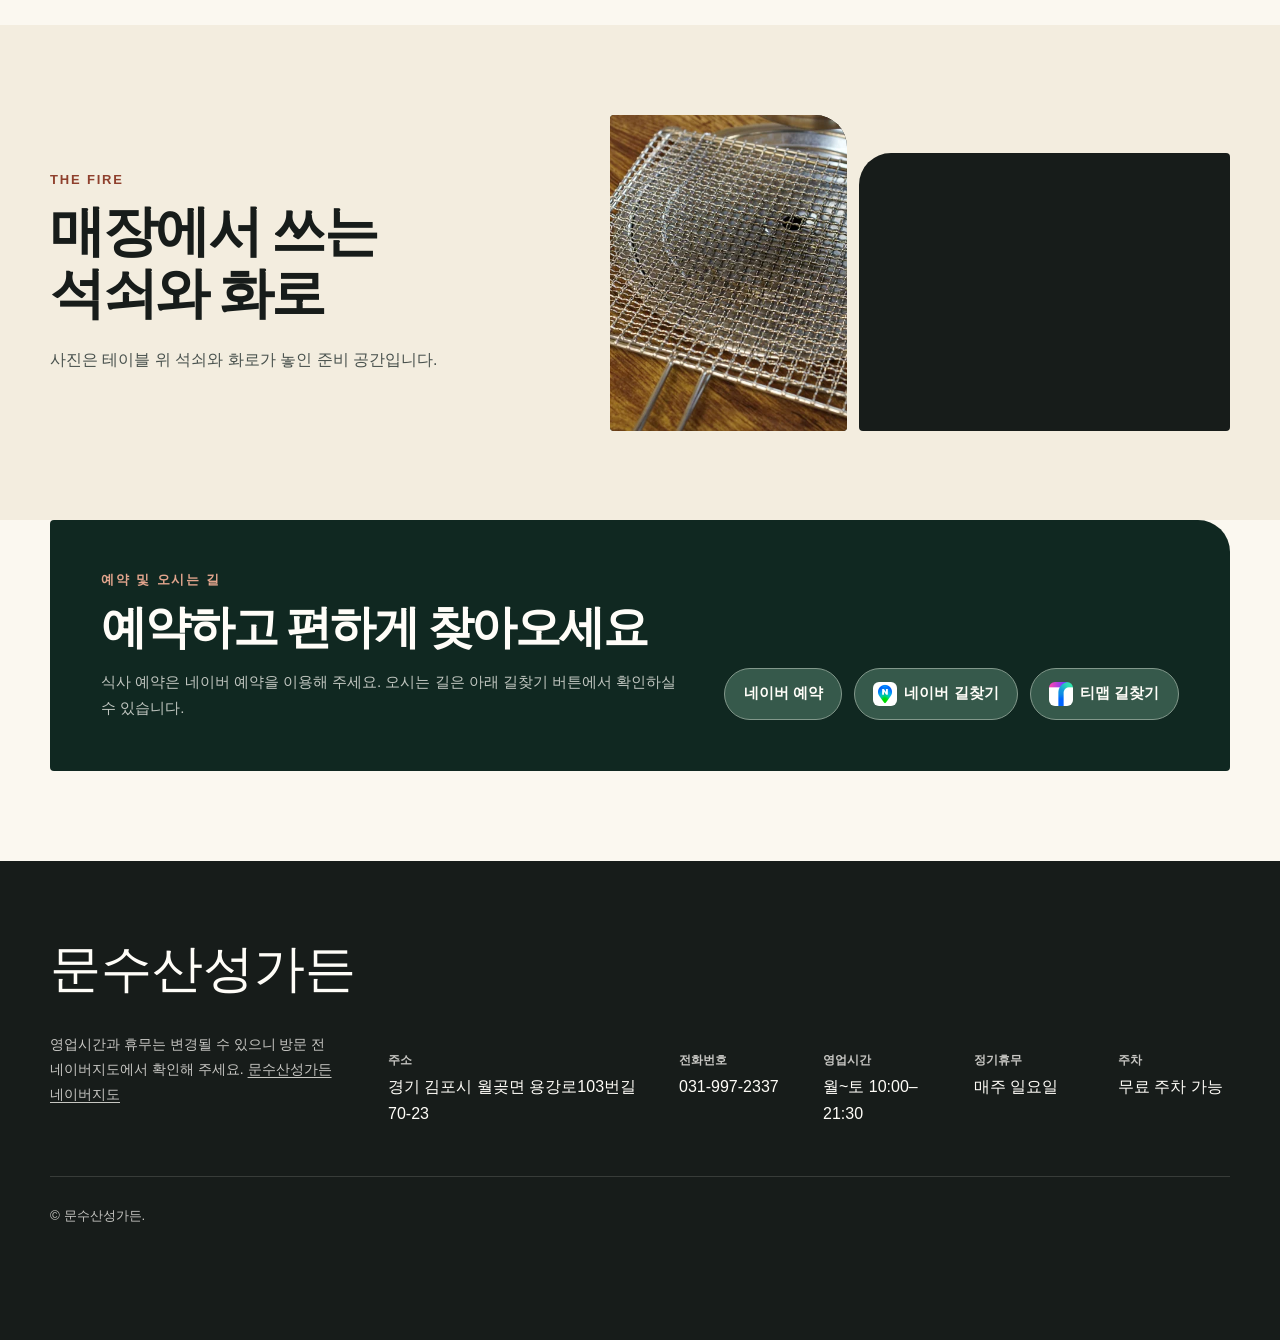
<file: menu/index.html>
<!DOCTYPE html><html lang="ko"><head><meta charset="UTF-8"><meta name="viewport" content="width=device-width, initial-scale=1"><meta name="generator" content="Astro v7.2.1"><meta name="robots" content="index, follow"><meta name="description" content="문수산성가든의 한우 메뉴 이미지와 네이버에 등록된 한우·돼지고기·식사 메뉴판을 확인하세요."><link rel="canonical" href="https://xn--o39a91ofof98fpsai7b.com/menu/"><meta property="og:url" content="https://xn--o39a91ofof98fpsai7b.com/menu/"><meta property="og:type" content="website"><meta property="og:locale" content="ko_KR"><meta property="og:site_name" content="문수산성가든"><meta property="og:title" content="대표 메뉴 | 문수산성가든"><meta property="og:description" content="문수산성가든의 한우 메뉴 이미지와 네이버에 등록된 한우·돼지고기·식사 메뉴판을 확인하세요."><meta name="twitter:card" content="summary"><meta name="theme-color" content="#183a31"><title>대표 메뉴 | 문수산성가든</title><link rel="stylesheet" href="/_astro/BaseLayout.BiFxK9zG.css"></head><body class="has-mobile-actions" data-mobile-action-count="3"><a class="skip-link" href="#main-content">본문으로 건너뛰기</a><header class="site-header"><div class="shell header-inner"><a class="brand" href="/" aria-label="문수산성가든 홈"><span class="brand-mark" aria-hidden="true">문</span><span class="brand-copy"><strong>문수산성가든</strong><small>김포 월곶 · 한우와 삼겹살</small></span></a><nav class="desktop-nav" aria-label="주요 메뉴"><a href="/">홈</a><a href="/story/">이야기</a><a href="/menu/" aria-current="page">메뉴</a><a href="/space/">공간·모임</a><a href="/visit/">오시는 길</a></nav><div class="header-actions"><div class="header-visit-actions"><a class="action-link action-link--header" href="https://map.naver.com/p/directions/-/3z02u9,2ASVfe,%EB%AC%B8%EC%88%98%EC%82%B0%EC%84%B1%EA%B0%80%EB%93%A0,11870357,PLACE_POI/-/transit?c=14.00,0,0,0,dh" target="_blank" rel="noopener noreferrer" aria-label="네이버 길찾기" data-cta-status="confirmed" data-action-key="naver-directions" style="--action-icon: url(/images/brands/naver-map.png)">네이버 길찾기</a><a class="action-link action-link--header" href="https://tmap.life/bdfa092c1" target="_blank" rel="noopener noreferrer" aria-label="티맵 길찾기" data-cta-status="confirmed" data-action-key="tmap-directions" style="--action-icon: url(/images/brands/tmap.png)">티맵 길찾기</a></div><a class="action-link action-link--header" href="https://map.naver.com/p/entry/place/11870357?lng=126.5579813&amp;lat=37.7303524&amp;placePath=%2Fbooking%3Ffrom%3Dmap%26fromPanelNum%3D1%26additionalHeight%3D76%26timestamp%3D202611030040%26locale%3Dko%26svcName%3Dmap_pcv5%26entry%3Dbmp&amp;entry=plt&amp;searchType=place&amp;c=15.00,0,0,0,dh" target="_blank" rel="noopener noreferrer" aria-label="네이버 예약" data-cta-status="confirmed" data-action-key="naver-reservation">네이버 예약</a><details class="mobile-menu" data-mobile-menu><summary aria-label="메뉴 열기" aria-expanded="false" aria-controls="mobile-navigation"><span data-menu-label>메뉴</span><span class="menu-lines" aria-hidden="true"></span></summary><nav id="mobile-navigation" aria-label="모바일 주요 메뉴"><a href="/">홈</a><a href="/story/">이야기</a><a href="/menu/" aria-current="page">메뉴</a><a href="/space/">공간·모임</a><a href="/visit/">오시는 길</a><a class="action-link action-link--secondary" href="https://map.naver.com/p/directions/-/3z02u9,2ASVfe,%EB%AC%B8%EC%88%98%EC%82%B0%EC%84%B1%EA%B0%80%EB%93%A0,11870357,PLACE_POI/-/transit?c=14.00,0,0,0,dh" target="_blank" rel="noopener noreferrer" aria-label="네이버 길찾기" data-cta-status="confirmed" data-action-key="naver-directions" style="--action-icon: url(/images/brands/naver-map.png)">네이버 길찾기</a><a class="action-link action-link--secondary" href="https://tmap.life/bdfa092c1" target="_blank" rel="noopener noreferrer" aria-label="티맵 길찾기" data-cta-status="confirmed" data-action-key="tmap-directions" style="--action-icon: url(/images/brands/tmap.png)">티맵 길찾기</a></nav></details></div></div></header><script type="module">document.querySelectorAll(`[data-mobile-menu]`).forEach(e=>{let t=e.querySelector(`summary`),n=e.querySelector(`[data-menu-label]`),r=e.querySelector(`nav`);if(!t||!n||!r)return;let i=()=>{let r=e.open;t.setAttribute(`aria-expanded`,String(r)),t.setAttribute(`aria-label`,r?`메뉴 닫기`:`메뉴 열기`),n.textContent=r?`닫기`:`메뉴`,document.body.classList.toggle(`mobile-menu-open`,r)};e.addEventListener(`toggle`,()=>{i(),e.open&&requestAnimationFrame(()=>r.querySelector(`a`)?.focus())}),document.addEventListener(`keydown`,n=>{n.key===`Escape`&&e.open&&(e.open=!1,t.focus())}),document.addEventListener(`pointerdown`,t=>{e.open&&!e.contains(t.target)&&(e.open=!1)}),r.querySelectorAll(`a`).forEach(t=>{t.addEventListener(`click`,()=>{e.open=!1})}),i()});</script><main id="main-content" tabindex="-1"><section class="menu-v2-hero" aria-labelledby="menu-page-title"><div class="shell menu-v2-hero__grid"><div class="menu-v2-hero__copy"><p class="menu-v2-kicker">MENU · CHARCOAL GRILL</p><h1 id="menu-page-title">메뉴 안내</h1><p class="menu-v2-hero__description">한우와 삼겹살을 판매합니다. 함께 드실 메뉴를 살펴보세요.</p></div><div class="menu-text-intro"><span>CHARCOAL GRILL</span><p>한우 <span aria-hidden="true">·</span> 삼겹살</p></div></div></section><section class="menu-v2-section" aria-labelledby="naver-food-title"><div class="shell"><div class="menu-v2-section-heading"><div><p class="menu-v2-kicker">MENU IMAGES</p><h2 id="naver-food-title">한우 메뉴 살펴보기</h2></div><p>네이버에 등록된 메뉴 이미지입니다. 실제 제공 모습과 다를 수 있습니다.</p></div><div class="naver-food-grid"><figure class="naver-food-card"><img src="/images/naver/sirloin-1122.webp" alt="접시에 담긴 등심 — 네이버 등록 메뉴 이미지" srcset="/images/naver/sirloin-360.webp 360w, /images/naver/sirloin-720.webp 720w, /images/naver/sirloin-1122.webp 1122w" sizes="(max-width: 700px) calc(100vw - 40px), (max-width: 1100px) 50vw, 720px" width="1122" height="1402" loading="lazy" decoding="async"><figcaption><h3>1+등심 만족세트</h3><p>네이버 등록 메뉴 이미지</p></figcaption></figure><figure class="naver-food-card"><img src="/images/naver/assorted-beef-1122.webp" alt="여러 부위의 소고기가 담긴 접시 — 네이버 등록 메뉴 이미지" srcset="/images/naver/assorted-beef-360.webp 360w, /images/naver/assorted-beef-720.webp 720w, /images/naver/assorted-beef-1122.webp 1122w" sizes="(max-width: 700px) calc(100vw - 40px), (max-width: 1100px) 50vw, 720px" width="1122" height="1402" loading="lazy" decoding="async"><figcaption><h3>스페셜모듬 가족세트</h3><p>네이버 등록 메뉴 이미지</p></figcaption></figure></div></div></section><section class="menu-v2-section menu-v2-section--paper" aria-labelledby="naver-board-title"><div class="shell"><div class="menu-v2-section-heading"><div><p class="menu-v2-kicker">MENU BOARD</p><h2 id="naver-board-title">메뉴판</h2></div><p>이미지를 누르면 새 탭에서 크게 볼 수 있습니다.</p></div><div class="naver-board-grid"><figure><a href="/images/naver/menu-board-beef-1122.webp" target="_blank" rel="noopener noreferrer" aria-label="한우 메뉴판 크게 보기 (새 탭)"><img src="/images/naver/menu-board-beef-1122.webp" alt="네이버 등록 한우 메뉴판" srcset="/images/naver/menu-board-beef-360.webp 360w, /images/naver/menu-board-beef-720.webp 720w, /images/naver/menu-board-beef-1122.webp 1122w" sizes="(max-width: 700px) calc(100vw - 40px), 33vw" width="1122" height="1402" loading="lazy" decoding="async"><span>한우 메뉴판 크게 보기 ↗</span></a></figure><figure><a href="/images/naver/menu-board-pork-1122.webp" target="_blank" rel="noopener noreferrer" aria-label="돼지고기 메뉴판 크게 보기 (새 탭)"><img src="/images/naver/menu-board-pork-1122.webp" alt="네이버 등록 돼지고기 메뉴판" srcset="/images/naver/menu-board-pork-360.webp 360w, /images/naver/menu-board-pork-720.webp 720w, /images/naver/menu-board-pork-1122.webp 1122w" sizes="(max-width: 700px) calc(100vw - 40px), 33vw" width="1122" height="1402" loading="lazy" decoding="async"><span>돼지고기 메뉴판 크게 보기 ↗</span></a></figure><figure><a href="/images/naver/menu-board-sides-1122.webp" target="_blank" rel="noopener noreferrer" aria-label="식사 및 음료 메뉴판 크게 보기 (새 탭)"><img src="/images/naver/menu-board-sides-1122.webp" alt="네이버 등록 식사 및 음료 메뉴판" srcset="/images/naver/menu-board-sides-360.webp 360w, /images/naver/menu-board-sides-720.webp 720w, /images/naver/menu-board-sides-1122.webp 1122w" sizes="(max-width: 700px) calc(100vw - 40px), 33vw" width="1122" height="1402" loading="lazy" decoding="async"><span>식사 및 음료 메뉴판 크게 보기 ↗</span></a></figure></div><p class="naver-menu-note">네이버 등록 메뉴판 · 2026년 11월 5일 확인<br>등록된 메뉴 목록과 메뉴판의 일부 가격·중량이 다릅니다. 주문 전 매장에 현재 메뉴와 가격을 확인해 주세요.</p><a class="home-v2-text-link" href="https://m.place.naver.com/restaurant/11870357/menu/list" target="_blank" rel="noopener noreferrer">네이버 메뉴 확인 ↗</a></div></section><section class="menu-v2-section" aria-labelledby="menu-selection-title"><div class="shell"><div class="menu-v2-section-heading"><div><p class="menu-v2-kicker">MAIN SELECTION</p><h2 id="menu-selection-title">한우와 삼겹살</h2></div><p>아래 메뉴의 판매 부위와 중량, 가격은 매장에서 확인하실 수 있습니다.</p></div><div class="menu-v2-menu-grid"><article class="menu-v2-menu-card"><div class="menu-v2-menu-card__body"><p class="menu-v2-menu-card__category">고기류</p><h3>한우</h3></div></article><article class="menu-v2-menu-card"><div class="menu-v2-menu-card__body"><p class="menu-v2-menu-card__category">고기류</p><h3>삼겹살</h3></div></article></div><p class="menu-v2-pending-note">가격·중량은 매장 메뉴판을, 원산지는 매장 원산지 표시를 확인해 주세요.</p></div></section><section class="menu-v2-section menu-v2-section--paper" aria-labelledby="menu-charcoal-title"><div class="shell menu-v2-charcoal-layout"><div class="menu-v2-charcoal-copy"><p class="menu-v2-kicker">THE FIRE</p><h2 id="menu-charcoal-title">매장에서 쓰는 석쇠와 화로</h2><p class="menu-v2-charcoal-intro">사진은 테이블 위 석쇠와 화로가 놓인 준비 공간입니다.</p></div><div class="menu-v2-charcoal-gallery"><figure><img src="/images/real/grill-mesh-01-1600.webp" alt="나무 테이블 위 금속 석쇠" srcset="/images/real/grill-mesh-01-480.webp 480w, /images/real/grill-mesh-01-800.webp 800w, /images/real/grill-mesh-01-1200.webp 1200w, /images/real/grill-mesh-01-1600.webp 1600w" sizes="(max-width: 700px) calc(100vw - 40px), (max-width: 1100px) 50vw, 720px" width="1600" height="1067" style="object-position: 50% 50%;" loading="lazy" decoding="async"></figure><figure><img src="/images/real/charcoal-prep-area-01-1600.webp" alt="화로와 도구가 놓인 준비 공간" srcset="/images/real/charcoal-prep-area-01-480.webp 480w, /images/real/charcoal-prep-area-01-800.webp 800w, /images/real/charcoal-prep-area-01-1200.webp 1200w, /images/real/charcoal-prep-area-01-1600.webp 1600w" sizes="(max-width: 700px) calc(100vw - 40px), (max-width: 1100px) 50vw, 720px" width="1600" height="1067" style="object-position: 50% 50%;" loading="lazy" decoding="async"></figure></div></div></section><section class="menu-v2-visit" aria-labelledby="menu-visit-title"><div class="shell"><div class="menu-v2-visit__panel"><div><p class="menu-v2-kicker">예약 및 오시는 길</p><h2 id="menu-visit-title">예약하고 편하게 찾아오세요</h2><p>식사 예약은 네이버 예약을 이용해 주세요. 오시는 길은 아래 길찾기 버튼에서 확인하실 수 있습니다.</p></div><div class="menu-v2-visit__actions"><a class="action-link action-link--secondary" href="https://map.naver.com/p/entry/place/11870357?lng=126.5579813&amp;lat=37.7303524&amp;placePath=%2Fbooking%3Ffrom%3Dmap%26fromPanelNum%3D1%26additionalHeight%3D76%26timestamp%3D202611030040%26locale%3Dko%26svcName%3Dmap_pcv5%26entry%3Dbmp&amp;entry=plt&amp;searchType=place&amp;c=15.00,0,0,0,dh" target="_blank" rel="noopener noreferrer" aria-label="네이버 예약" data-cta-status="confirmed" data-action-key="naver-reservation">네이버 예약</a><a class="action-link action-link--secondary" href="https://map.naver.com/p/directions/-/3z02u9,2ASVfe,%EB%AC%B8%EC%88%98%EC%82%B0%EC%84%B1%EA%B0%80%EB%93%A0,11870357,PLACE_POI/-/transit?c=14.00,0,0,0,dh" target="_blank" rel="noopener noreferrer" aria-label="네이버 길찾기" data-cta-status="confirmed" data-action-key="naver-directions" style="--action-icon: url(/images/brands/naver-map.png)">네이버 길찾기</a><a class="action-link action-link--secondary" href="https://tmap.life/bdfa092c1" target="_blank" rel="noopener noreferrer" aria-label="티맵 길찾기" data-cta-status="confirmed" data-action-key="tmap-directions" style="--action-icon: url(/images/brands/tmap.png)">티맵 길찾기</a></div></div></div></section></main><footer class="site-footer"><div class="shell footer-grid"><div><p class="footer-name">문수산성가든</p><p class="visit-official-notice">영업시간과 휴무는 변경될 수 있으니 방문 전 네이버지도에서 확인해 주세요. <a href="https://m.place.naver.com/restaurant/11870357/home" target="_blank" rel="noopener noreferrer">문수산성가든 네이버지도</a></p></div><dl class="footer-status" aria-label="방문 안내"><div><dt>주소</dt><dd>경기 김포시 월곶면 용강로103번길 70-23</dd></div><div><dt>전화번호</dt><dd>031-997-2337</dd></div><div><dt>영업시간</dt><dd>월~토 10:00–21:30</dd></div><div><dt>정기휴무</dt><dd>매주 일요일</dd></div><div><dt>주차</dt><dd>무료 주차 가능</dd></div></dl></div><div class="shell footer-bottom"><small>© 문수산성가든.</small></div></footer><aside class="mobile-actions" aria-label="빠른 이용 안내" data-action-count="3"><a class="action-link action-link--compact" href="https://map.naver.com/p/entry/place/11870357?lng=126.5579813&amp;lat=37.7303524&amp;placePath=%2Fbooking%3Ffrom%3Dmap%26fromPanelNum%3D1%26additionalHeight%3D76%26timestamp%3D202611030040%26locale%3Dko%26svcName%3Dmap_pcv5%26entry%3Dbmp&amp;entry=plt&amp;searchType=place&amp;c=15.00,0,0,0,dh" target="_blank" rel="noopener noreferrer" aria-label="네이버 예약" data-cta-status="confirmed" data-action-key="naver-reservation">네이버 예약</a><a class="action-link action-link--compact" href="https://map.naver.com/p/directions/-/3z02u9,2ASVfe,%EB%AC%B8%EC%88%98%EC%82%B0%EC%84%B1%EA%B0%80%EB%93%A0,11870357,PLACE_POI/-/transit?c=14.00,0,0,0,dh" target="_blank" rel="noopener noreferrer" aria-label="네이버 길찾기" data-cta-status="confirmed" data-action-key="naver-directions" style="--action-icon: url(/images/brands/naver-map.png)">네이버 길찾기</a><a class="action-link action-link--compact" href="https://tmap.life/bdfa092c1" target="_blank" rel="noopener noreferrer" aria-label="티맵 길찾기" data-cta-status="confirmed" data-action-key="tmap-directions" style="--action-icon: url(/images/brands/tmap.png)">티맵 길찾기</a></aside><script type="module">var e=document.querySelector(`.skip-link`),t=document.querySelector(`#main-content`);e?.addEventListener(`click`,()=>{requestAnimationFrame(()=>t?.focus({preventScroll:!0}))});</script></body></html>
</file>
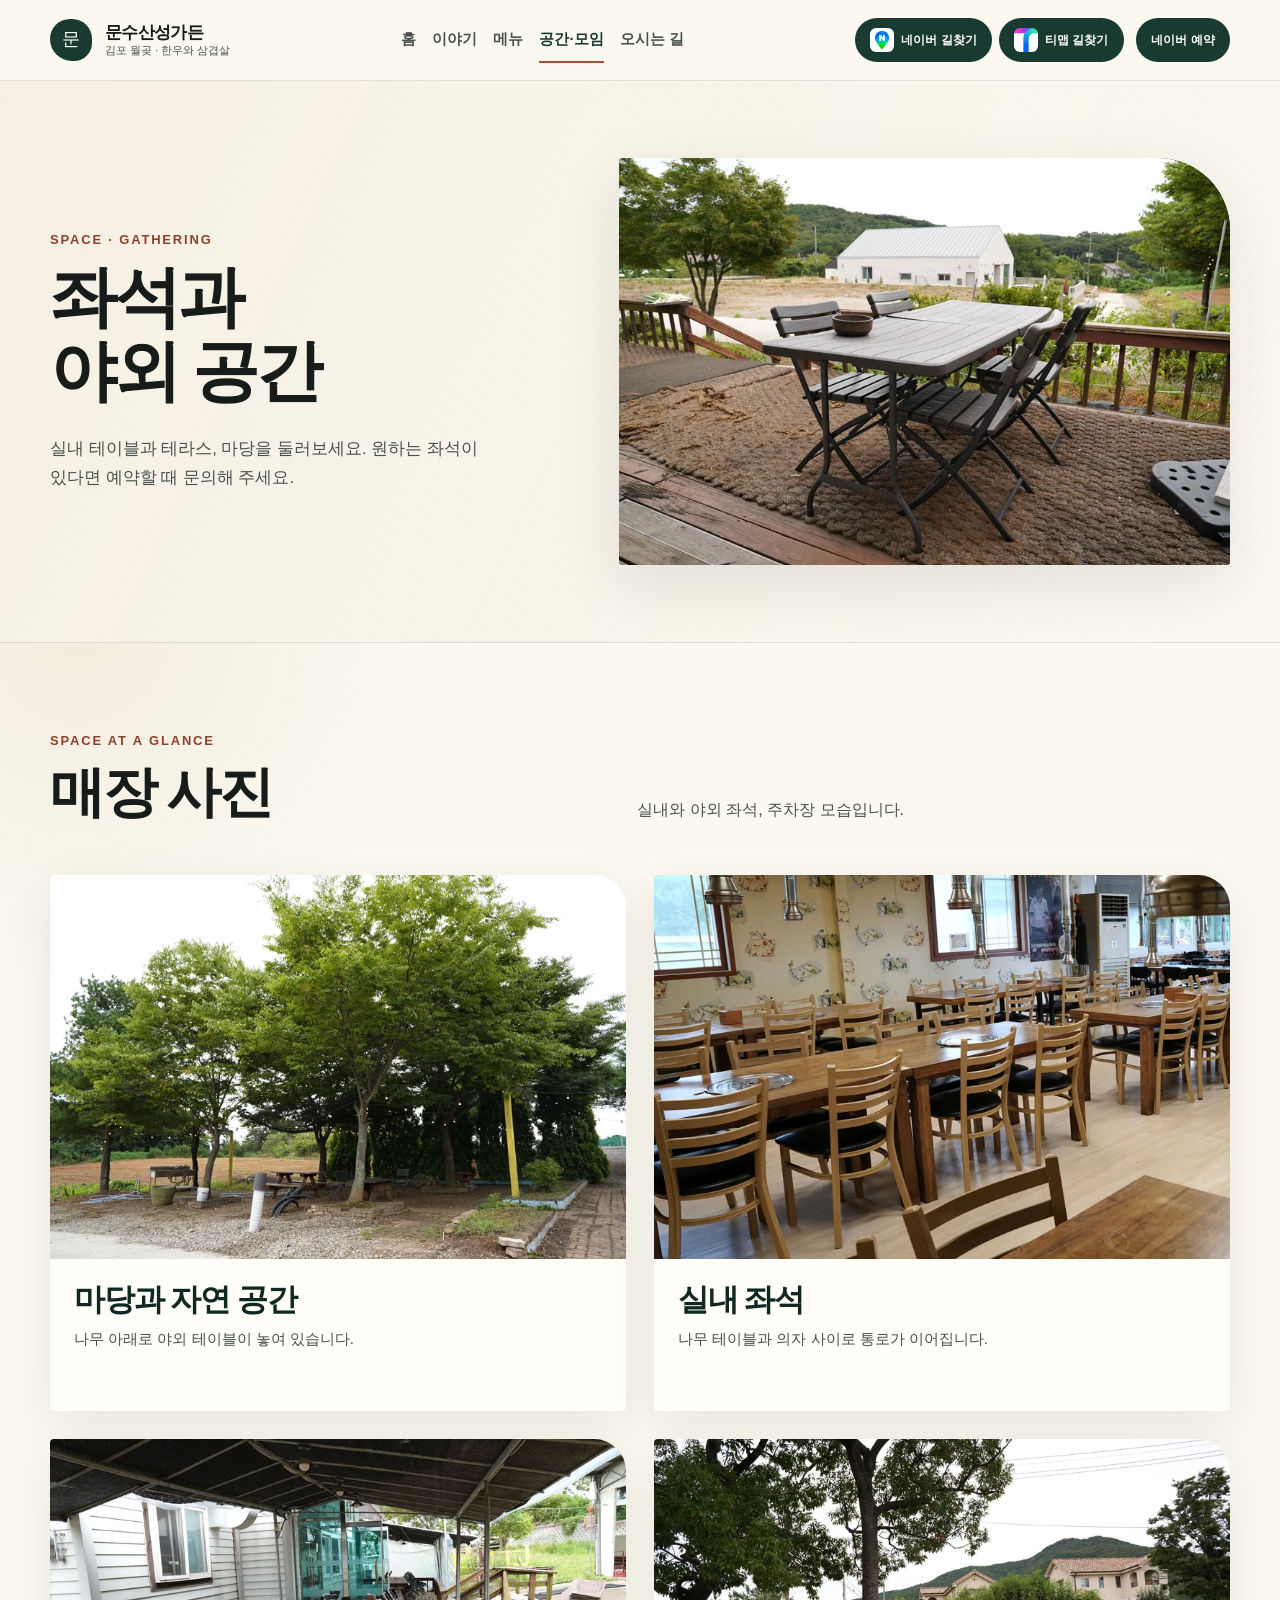
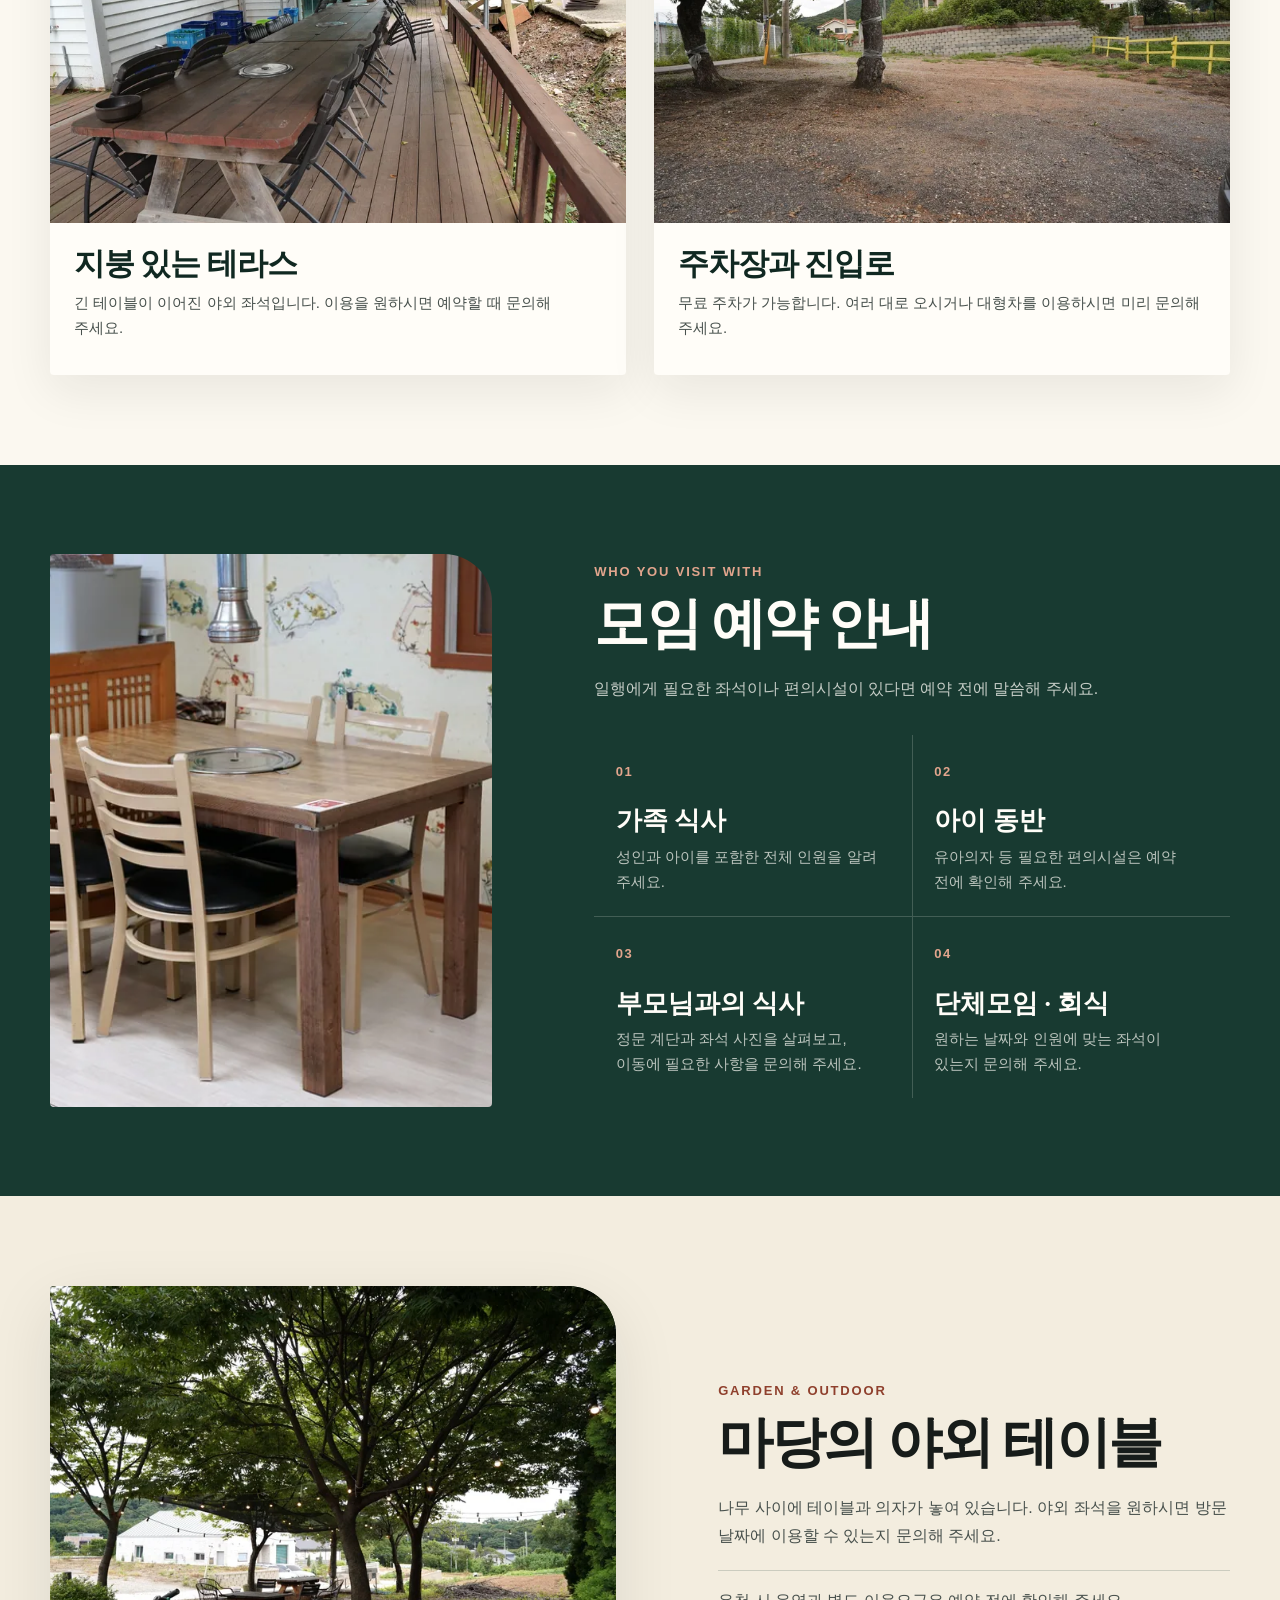
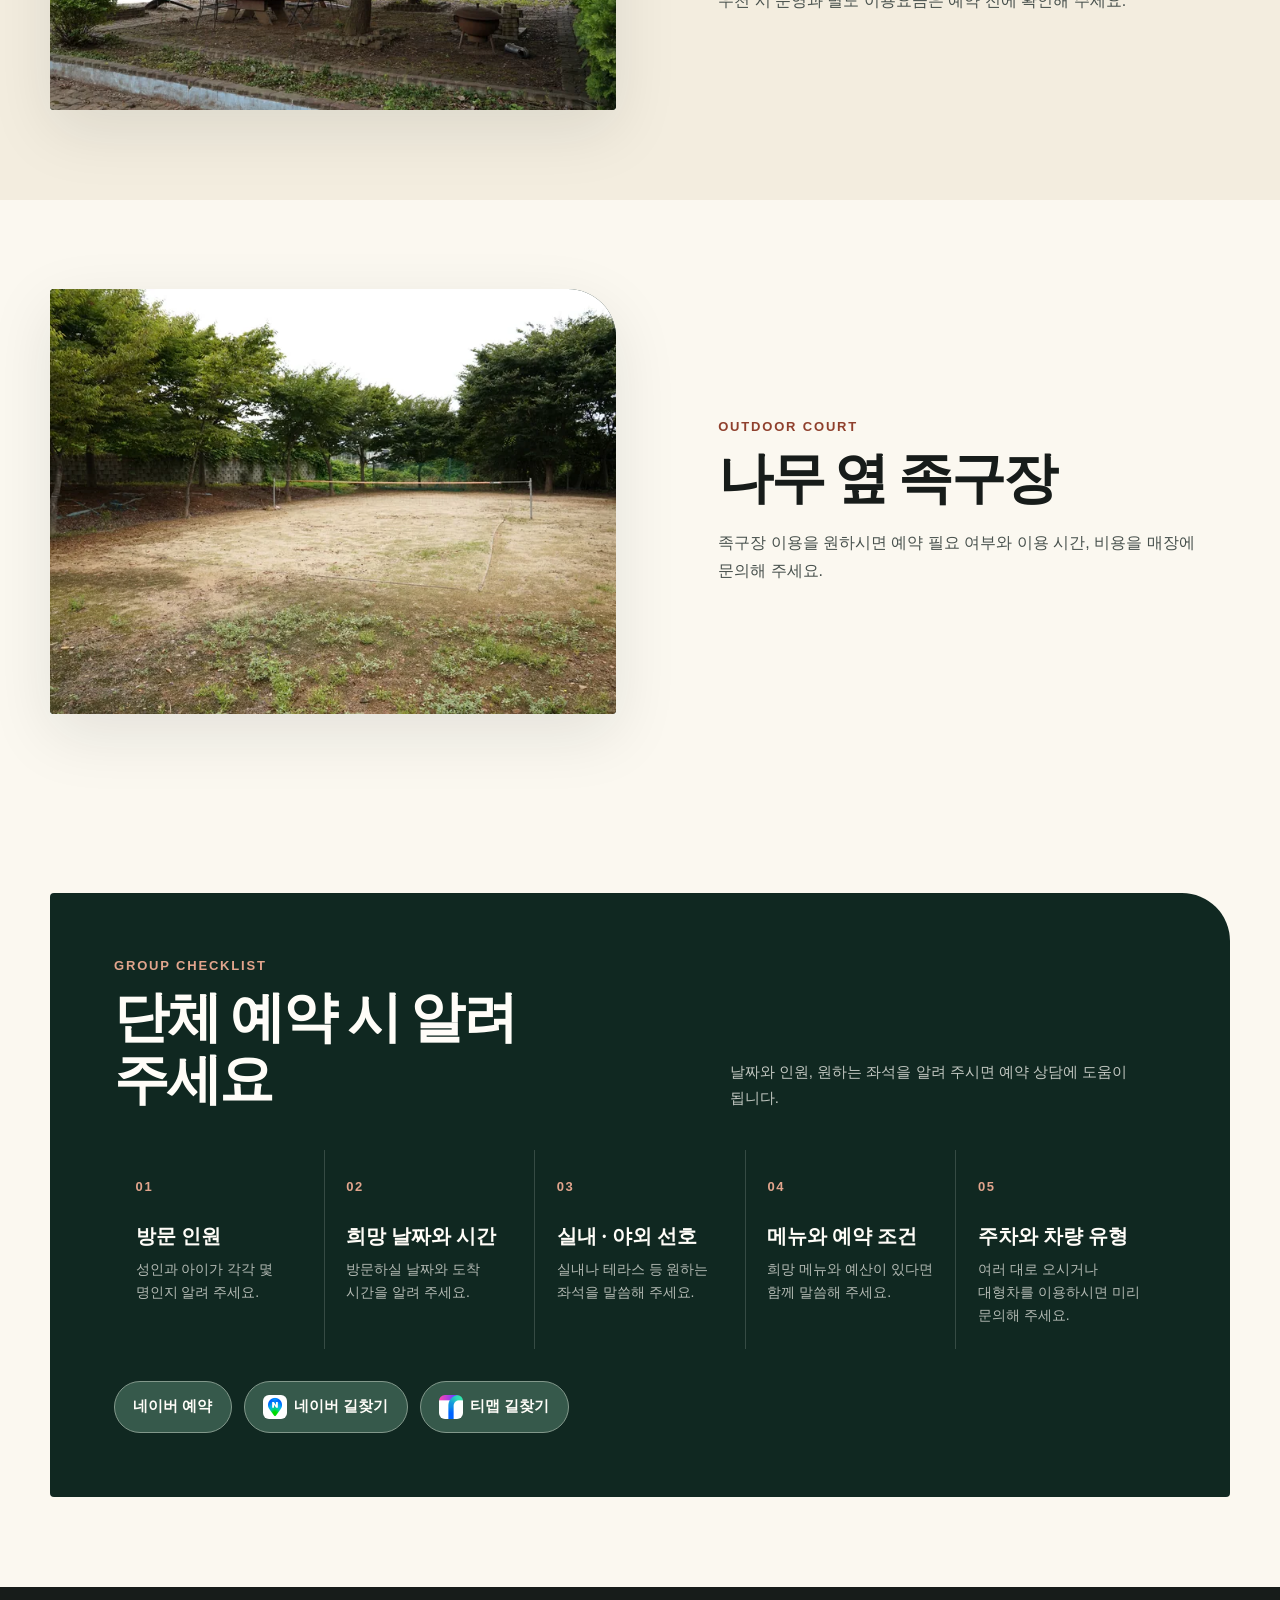
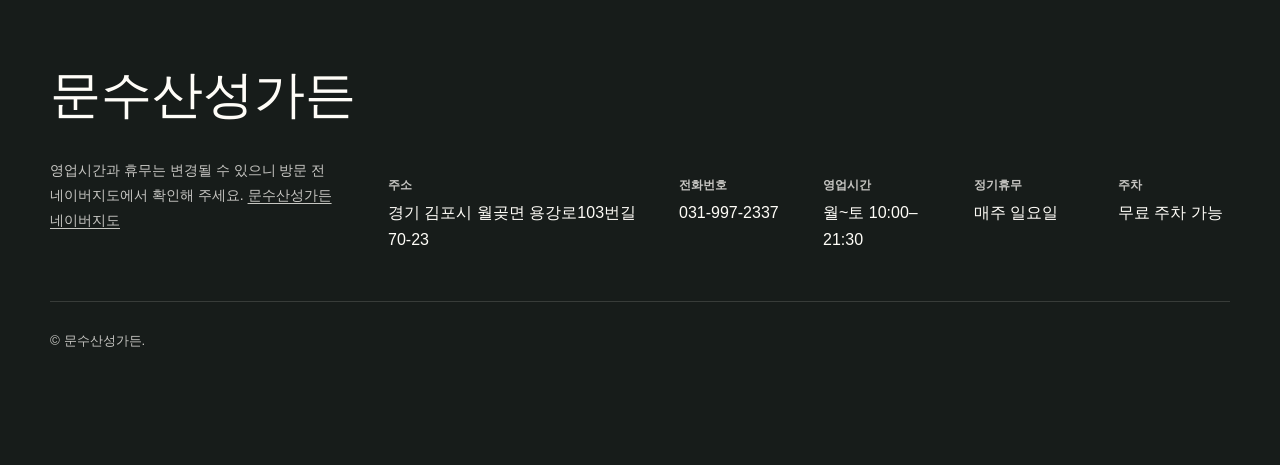
<file: space/index.html>
<!DOCTYPE html><html lang="ko"><head><meta charset="UTF-8"><meta name="viewport" content="width=device-width, initial-scale=1"><meta name="generator" content="Astro v7.2.1"><meta name="robots" content="index, follow"><meta name="description" content="실내 좌석, 지붕 있는 테라스, 마당과 족구장을 사진으로 둘러보세요. 단체 예약과 야외 공간 이용은 매장에 문의해 주세요."><link rel="canonical" href="https://xn--o39a91ofof98fpsai7b.com/space/"><meta property="og:url" content="https://xn--o39a91ofof98fpsai7b.com/space/"><meta property="og:type" content="website"><meta property="og:locale" content="ko_KR"><meta property="og:site_name" content="문수산성가든"><meta property="og:title" content="공간과 단체모임 | 문수산성가든"><meta property="og:description" content="실내 좌석, 지붕 있는 테라스, 마당과 족구장을 사진으로 둘러보세요. 단체 예약과 야외 공간 이용은 매장에 문의해 주세요."><meta name="twitter:card" content="summary"><meta name="theme-color" content="#183a31"><title>공간과 단체모임 | 문수산성가든</title><link rel="stylesheet" href="/_astro/BaseLayout.BiFxK9zG.css"></head><body class="has-mobile-actions" data-mobile-action-count="3"><a class="skip-link" href="#main-content">본문으로 건너뛰기</a><header class="site-header"><div class="shell header-inner"><a class="brand" href="/" aria-label="문수산성가든 홈"><span class="brand-mark" aria-hidden="true">문</span><span class="brand-copy"><strong>문수산성가든</strong><small>김포 월곶 · 한우와 삼겹살</small></span></a><nav class="desktop-nav" aria-label="주요 메뉴"><a href="/">홈</a><a href="/story/">이야기</a><a href="/menu/">메뉴</a><a href="/space/" aria-current="page">공간·모임</a><a href="/visit/">오시는 길</a></nav><div class="header-actions"><div class="header-visit-actions"><a class="action-link action-link--header" href="https://map.naver.com/p/directions/-/3z02u9,2ASVfe,%EB%AC%B8%EC%88%98%EC%82%B0%EC%84%B1%EA%B0%80%EB%93%A0,11870357,PLACE_POI/-/transit?c=14.00,0,0,0,dh" target="_blank" rel="noopener noreferrer" aria-label="네이버 길찾기" data-cta-status="confirmed" data-action-key="naver-directions" style="--action-icon: url(/images/brands/naver-map.png)">네이버 길찾기</a><a class="action-link action-link--header" href="https://tmap.life/bdfa092c1" target="_blank" rel="noopener noreferrer" aria-label="티맵 길찾기" data-cta-status="confirmed" data-action-key="tmap-directions" style="--action-icon: url(/images/brands/tmap.png)">티맵 길찾기</a></div><a class="action-link action-link--header" href="https://map.naver.com/p/entry/place/11870357?lng=126.5579813&amp;lat=37.7303524&amp;placePath=%2Fbooking%3Ffrom%3Dmap%26fromPanelNum%3D1%26additionalHeight%3D76%26timestamp%3D202611030040%26locale%3Dko%26svcName%3Dmap_pcv5%26entry%3Dbmp&amp;entry=plt&amp;searchType=place&amp;c=15.00,0,0,0,dh" target="_blank" rel="noopener noreferrer" aria-label="네이버 예약" data-cta-status="confirmed" data-action-key="naver-reservation">네이버 예약</a><details class="mobile-menu" data-mobile-menu><summary aria-label="메뉴 열기" aria-expanded="false" aria-controls="mobile-navigation"><span data-menu-label>메뉴</span><span class="menu-lines" aria-hidden="true"></span></summary><nav id="mobile-navigation" aria-label="모바일 주요 메뉴"><a href="/">홈</a><a href="/story/">이야기</a><a href="/menu/">메뉴</a><a href="/space/" aria-current="page">공간·모임</a><a href="/visit/">오시는 길</a><a class="action-link action-link--secondary" href="https://map.naver.com/p/directions/-/3z02u9,2ASVfe,%EB%AC%B8%EC%88%98%EC%82%B0%EC%84%B1%EA%B0%80%EB%93%A0,11870357,PLACE_POI/-/transit?c=14.00,0,0,0,dh" target="_blank" rel="noopener noreferrer" aria-label="네이버 길찾기" data-cta-status="confirmed" data-action-key="naver-directions" style="--action-icon: url(/images/brands/naver-map.png)">네이버 길찾기</a><a class="action-link action-link--secondary" href="https://tmap.life/bdfa092c1" target="_blank" rel="noopener noreferrer" aria-label="티맵 길찾기" data-cta-status="confirmed" data-action-key="tmap-directions" style="--action-icon: url(/images/brands/tmap.png)">티맵 길찾기</a></nav></details></div></div></header><script type="module">document.querySelectorAll(`[data-mobile-menu]`).forEach(e=>{let t=e.querySelector(`summary`),n=e.querySelector(`[data-menu-label]`),r=e.querySelector(`nav`);if(!t||!n||!r)return;let i=()=>{let r=e.open;t.setAttribute(`aria-expanded`,String(r)),t.setAttribute(`aria-label`,r?`메뉴 닫기`:`메뉴 열기`),n.textContent=r?`닫기`:`메뉴`,document.body.classList.toggle(`mobile-menu-open`,r)};e.addEventListener(`toggle`,()=>{i(),e.open&&requestAnimationFrame(()=>r.querySelector(`a`)?.focus())}),document.addEventListener(`keydown`,n=>{n.key===`Escape`&&e.open&&(e.open=!1,t.focus())}),document.addEventListener(`pointerdown`,t=>{e.open&&!e.contains(t.target)&&(e.open=!1)}),r.querySelectorAll(`a`).forEach(t=>{t.addEventListener(`click`,()=>{e.open=!1})}),i()});</script><main id="main-content" tabindex="-1"><section class="space-v2-hero" aria-labelledby="space-page-title"><div class="shell space-v2-hero__grid"><div class="space-v2-hero__copy"><p class="space-v2-kicker">SPACE · GATHERING</p><h1 id="space-page-title">좌석과 야외 공간</h1><p class="space-v2-hero__description">실내 테이블과 테라스, 마당을 둘러보세요. 원하는 좌석이 있다면 예약할 때 문의해 주세요.</p></div><figure class="space-v2-hero__media"><img src="/images/real/front-terrace-03-1600.webp" alt="난간 옆 테이블과 의자가 놓인 앞쪽 테라스" srcset="/images/real/front-terrace-03-480.webp 480w, /images/real/front-terrace-03-800.webp 800w, /images/real/front-terrace-03-1200.webp 1200w, /images/real/front-terrace-03-1600.webp 1600w" sizes="(max-width: 700px) calc(100vw - 40px), (max-width: 1100px) 50vw, 720px" width="1600" height="1067" style="object-position: 50% 50%;" loading="eager" decoding="async" fetchpriority="high"></figure></div></section><section class="space-v2-section" aria-labelledby="space-overview-title"><div class="shell"><div class="space-v2-section-heading"><div><p class="space-v2-kicker">SPACE AT A GLANCE</p><h2 id="space-overview-title">매장 사진</h2></div><p>실내와 야외 좌석, 주차장 모습입니다.</p></div><div class="space-v2-overview-grid"><article class="space-v2-overview-card space-v2-overview-card--garden"><figure class="space-v2-overview-card__media"><img src="/images/real/garden-seating-03-1600.webp" alt="나무 그늘 아래 테이블이 있는 마당" srcset="/images/real/garden-seating-03-480.webp 480w, /images/real/garden-seating-03-800.webp 800w, /images/real/garden-seating-03-1200.webp 1200w, /images/real/garden-seating-03-1600.webp 1600w" sizes="(max-width: 700px) calc(100vw - 40px), (max-width: 1100px) 50vw, 720px" width="1600" height="1067" style="object-position: 50% 50%;" loading="lazy" decoding="async"></figure><div class="space-v2-overview-card__body"><h3>마당과 자연 공간</h3><p>나무 아래로 야외 테이블이 놓여 있습니다.</p></div></article><article class="space-v2-overview-card space-v2-overview-card--interior"><figure class="space-v2-overview-card__media"><img src="/images/real/dining-room-02-1600.webp" alt="불판과 배기 후드가 설치된 실내 테이블" srcset="/images/real/dining-room-02-480.webp 480w, /images/real/dining-room-02-800.webp 800w, /images/real/dining-room-02-1200.webp 1200w, /images/real/dining-room-02-1600.webp 1600w" sizes="(max-width: 700px) calc(100vw - 40px), (max-width: 1100px) 50vw, 720px" width="1600" height="1239" style="object-position: 50% 50%;" loading="lazy" decoding="async"></figure><div class="space-v2-overview-card__body"><h3>실내 좌석</h3><p>나무 테이블과 의자 사이로 통로가 이어집니다.</p></div></article><article class="space-v2-overview-card space-v2-overview-card--group-room"><figure class="space-v2-overview-card__media"><img src="/images/real/covered-terrace-04-1600.webp" alt="지붕 아래 긴 테이블이 놓인 테라스" srcset="/images/real/covered-terrace-04-480.webp 480w, /images/real/covered-terrace-04-800.webp 800w, /images/real/covered-terrace-04-1200.webp 1200w, /images/real/covered-terrace-04-1600.webp 1600w" sizes="(max-width: 700px) calc(100vw - 40px), (max-width: 1100px) 50vw, 720px" width="1600" height="1067" style="object-position: 50% 50%;" loading="lazy" decoding="async"></figure><div class="space-v2-overview-card__body"><h3>지붕 있는 테라스</h3><p>긴 테이블이 이어진 야외 좌석입니다. 이용을 원하시면 예약할 때 문의해 주세요.</p></div></article><article class="space-v2-overview-card space-v2-overview-card--arrival"><figure class="space-v2-overview-card__media"><img src="/images/real/parking-area-05-1600.webp" alt="나무와 낮은 울타리 앞의 자갈 주차 공간" srcset="/images/real/parking-area-05-480.webp 480w, /images/real/parking-area-05-800.webp 800w, /images/real/parking-area-05-1200.webp 1200w, /images/real/parking-area-05-1600.webp 1600w" sizes="(max-width: 700px) calc(100vw - 40px), (max-width: 1100px) 50vw, 720px" width="1600" height="1067" style="object-position: 50% 50%;" loading="lazy" decoding="async"></figure><div class="space-v2-overview-card__body"><h3>주차장과 진입로</h3><p>무료 주차가 가능합니다. 여러 대로 오시거나 대형차를 이용하시면 미리 문의해 주세요.</p></div></article></div></div></section><section class="space-v2-section space-v2-section--pine" aria-labelledby="space-visitor-title"><div class="shell space-v2-visitor-layout"><div class="space-v2-visitor-media"><figure><img src="/images/real/indoor-table-01-1600.webp" alt="창가에 놓인 실내 테이블과 네 개의 의자" srcset="/images/real/indoor-table-01-480.webp 480w, /images/real/indoor-table-01-800.webp 800w, /images/real/indoor-table-01-1200.webp 1200w, /images/real/indoor-table-01-1600.webp 1600w" sizes="(max-width: 700px) calc(100vw - 40px), (max-width: 1100px) 50vw, 720px" width="1600" height="1067" style="object-position: 50% 50%;" loading="lazy" decoding="async"></figure></div><div class="space-v2-visitor-copy"><p class="space-v2-kicker">WHO YOU VISIT WITH</p><h2 id="space-visitor-title">모임 예약 안내</h2><p class="space-v2-visitor-intro">일행에게 필요한 좌석이나 편의시설이 있다면 예약 전에 말씀해 주세요.</p><div class="space-v2-visitor-grid"><article><span aria-hidden="true">01</span><h3>가족 식사</h3><p>성인과 아이를 포함한 전체 인원을 알려 주세요.</p></article><article><span aria-hidden="true">02</span><h3>아이 동반</h3><p>유아의자 등 필요한 편의시설은 예약 전에 확인해 주세요.</p></article><article><span aria-hidden="true">03</span><h3>부모님과의 식사</h3><p>정문 계단과 좌석 사진을 살펴보고, 이동에 필요한 사항을 문의해 주세요.</p></article><article><span aria-hidden="true">04</span><h3>단체모임 · 회식</h3><p>원하는 날짜와 인원에 맞는 좌석이 있는지 문의해 주세요.</p></article></div></div></div></section><section class="space-v2-section space-v2-section--paper" aria-labelledby="space-outdoor-title"><div class="shell space-v2-outdoor-layout"><figure class="space-v2-outdoor-media"><img src="/images/real/garden-seating-05-1600.webp" alt="나무 사이로 보이는 야외 식탁과 마당" srcset="/images/real/garden-seating-05-480.webp 480w, /images/real/garden-seating-05-800.webp 800w, /images/real/garden-seating-05-1200.webp 1200w, /images/real/garden-seating-05-1600.webp 1600w" sizes="(max-width: 700px) calc(100vw - 40px), (max-width: 1100px) 50vw, 720px" width="1600" height="1067" style="object-position: 50% 50%;" loading="lazy" decoding="async"></figure><div class="space-v2-outdoor-copy"><p class="space-v2-kicker">GARDEN & OUTDOOR</p><h2 id="space-outdoor-title">마당의 야외 테이블</h2><p>나무 사이에 테이블과 의자가 놓여 있습니다. 야외 좌석을 원하시면 방문 날짜에 이용할 수 있는지 문의해 주세요.</p><p class="space-v2-outdoor-note">우천 시 운영과 별도 이용요금은 예약 전에 확인해 주세요.</p></div></div></section><section class="space-v2-section" aria-labelledby="jokgu-title"><div class="shell space-v2-outdoor-layout"><figure class="space-v2-outdoor-media"><img src="/images/real/jokgu-court-03-1600.webp" alt="흙바닥에 네트가 설치된 족구장" srcset="/images/real/jokgu-court-03-480.webp 480w, /images/real/jokgu-court-03-800.webp 800w, /images/real/jokgu-court-03-1200.webp 1200w, /images/real/jokgu-court-03-1600.webp 1600w" sizes="(max-width: 700px) calc(100vw - 40px), (max-width: 1100px) 50vw, 720px" width="1600" height="1067" loading="lazy" decoding="async"></figure><div class="space-v2-outdoor-copy"><p class="space-v2-kicker">OUTDOOR COURT</p><h2 id="jokgu-title">나무 옆 족구장</h2><p>족구장 이용을 원하시면 예약 필요 여부와 이용 시간, 비용을 매장에 문의해 주세요.</p></div></div></section><section class="space-v2-section" aria-labelledby="space-group-title"><div class="shell"><div class="space-v2-group-panel"><div class="space-v2-group-heading"><div><p class="space-v2-kicker">GROUP CHECKLIST</p><h2 id="space-group-title">단체 예약 시 알려 주세요</h2></div><p>날짜와 인원, 원하는 좌석을 알려 주시면 예약 상담에 도움이 됩니다.</p></div><ol class="space-v2-group-list"><li><span aria-hidden="true">01</span><h3>방문 인원</h3><p>성인과 아이가 각각 몇 명인지 알려 주세요.</p></li><li><span aria-hidden="true">02</span><h3>희망 날짜와 시간</h3><p>방문하실 날짜와 도착 시간을 알려 주세요.</p></li><li><span aria-hidden="true">03</span><h3>실내 · 야외 선호</h3><p>실내나 테라스 등 원하는 좌석을 말씀해 주세요.</p></li><li><span aria-hidden="true">04</span><h3>메뉴와 예약 조건</h3><p>희망 메뉴와 예산이 있다면 함께 말씀해 주세요.</p></li><li><span aria-hidden="true">05</span><h3>주차와 차량 유형</h3><p>여러 대로 오시거나 대형차를 이용하시면 미리 문의해 주세요.</p></li></ol><div class="space-v2-group-actions"><a class="action-link action-link--secondary" href="https://map.naver.com/p/entry/place/11870357?lng=126.5579813&amp;lat=37.7303524&amp;placePath=%2Fbooking%3Ffrom%3Dmap%26fromPanelNum%3D1%26additionalHeight%3D76%26timestamp%3D202611030040%26locale%3Dko%26svcName%3Dmap_pcv5%26entry%3Dbmp&amp;entry=plt&amp;searchType=place&amp;c=15.00,0,0,0,dh" target="_blank" rel="noopener noreferrer" aria-label="네이버 예약" data-cta-status="confirmed" data-action-key="naver-reservation">네이버 예약</a><a class="action-link action-link--secondary" href="https://map.naver.com/p/directions/-/3z02u9,2ASVfe,%EB%AC%B8%EC%88%98%EC%82%B0%EC%84%B1%EA%B0%80%EB%93%A0,11870357,PLACE_POI/-/transit?c=14.00,0,0,0,dh" target="_blank" rel="noopener noreferrer" aria-label="네이버 길찾기" data-cta-status="confirmed" data-action-key="naver-directions" style="--action-icon: url(/images/brands/naver-map.png)">네이버 길찾기</a><a class="action-link action-link--secondary" href="https://tmap.life/bdfa092c1" target="_blank" rel="noopener noreferrer" aria-label="티맵 길찾기" data-cta-status="confirmed" data-action-key="tmap-directions" style="--action-icon: url(/images/brands/tmap.png)">티맵 길찾기</a></div></div></div></section></main><footer class="site-footer"><div class="shell footer-grid"><div><p class="footer-name">문수산성가든</p><p class="visit-official-notice">영업시간과 휴무는 변경될 수 있으니 방문 전 네이버지도에서 확인해 주세요. <a href="https://m.place.naver.com/restaurant/11870357/home" target="_blank" rel="noopener noreferrer">문수산성가든 네이버지도</a></p></div><dl class="footer-status" aria-label="방문 안내"><div><dt>주소</dt><dd>경기 김포시 월곶면 용강로103번길 70-23</dd></div><div><dt>전화번호</dt><dd>031-997-2337</dd></div><div><dt>영업시간</dt><dd>월~토 10:00–21:30</dd></div><div><dt>정기휴무</dt><dd>매주 일요일</dd></div><div><dt>주차</dt><dd>무료 주차 가능</dd></div></dl></div><div class="shell footer-bottom"><small>© 문수산성가든.</small></div></footer><aside class="mobile-actions" aria-label="빠른 이용 안내" data-action-count="3"><a class="action-link action-link--compact" href="https://map.naver.com/p/entry/place/11870357?lng=126.5579813&amp;lat=37.7303524&amp;placePath=%2Fbooking%3Ffrom%3Dmap%26fromPanelNum%3D1%26additionalHeight%3D76%26timestamp%3D202611030040%26locale%3Dko%26svcName%3Dmap_pcv5%26entry%3Dbmp&amp;entry=plt&amp;searchType=place&amp;c=15.00,0,0,0,dh" target="_blank" rel="noopener noreferrer" aria-label="네이버 예약" data-cta-status="confirmed" data-action-key="naver-reservation">네이버 예약</a><a class="action-link action-link--compact" href="https://map.naver.com/p/directions/-/3z02u9,2ASVfe,%EB%AC%B8%EC%88%98%EC%82%B0%EC%84%B1%EA%B0%80%EB%93%A0,11870357,PLACE_POI/-/transit?c=14.00,0,0,0,dh" target="_blank" rel="noopener noreferrer" aria-label="네이버 길찾기" data-cta-status="confirmed" data-action-key="naver-directions" style="--action-icon: url(/images/brands/naver-map.png)">네이버 길찾기</a><a class="action-link action-link--compact" href="https://tmap.life/bdfa092c1" target="_blank" rel="noopener noreferrer" aria-label="티맵 길찾기" data-cta-status="confirmed" data-action-key="tmap-directions" style="--action-icon: url(/images/brands/tmap.png)">티맵 길찾기</a></aside><script type="module">var e=document.querySelector(`.skip-link`),t=document.querySelector(`#main-content`);e?.addEventListener(`click`,()=>{requestAnimationFrame(()=>t?.focus({preventScroll:!0}))});</script></body></html>
</file>
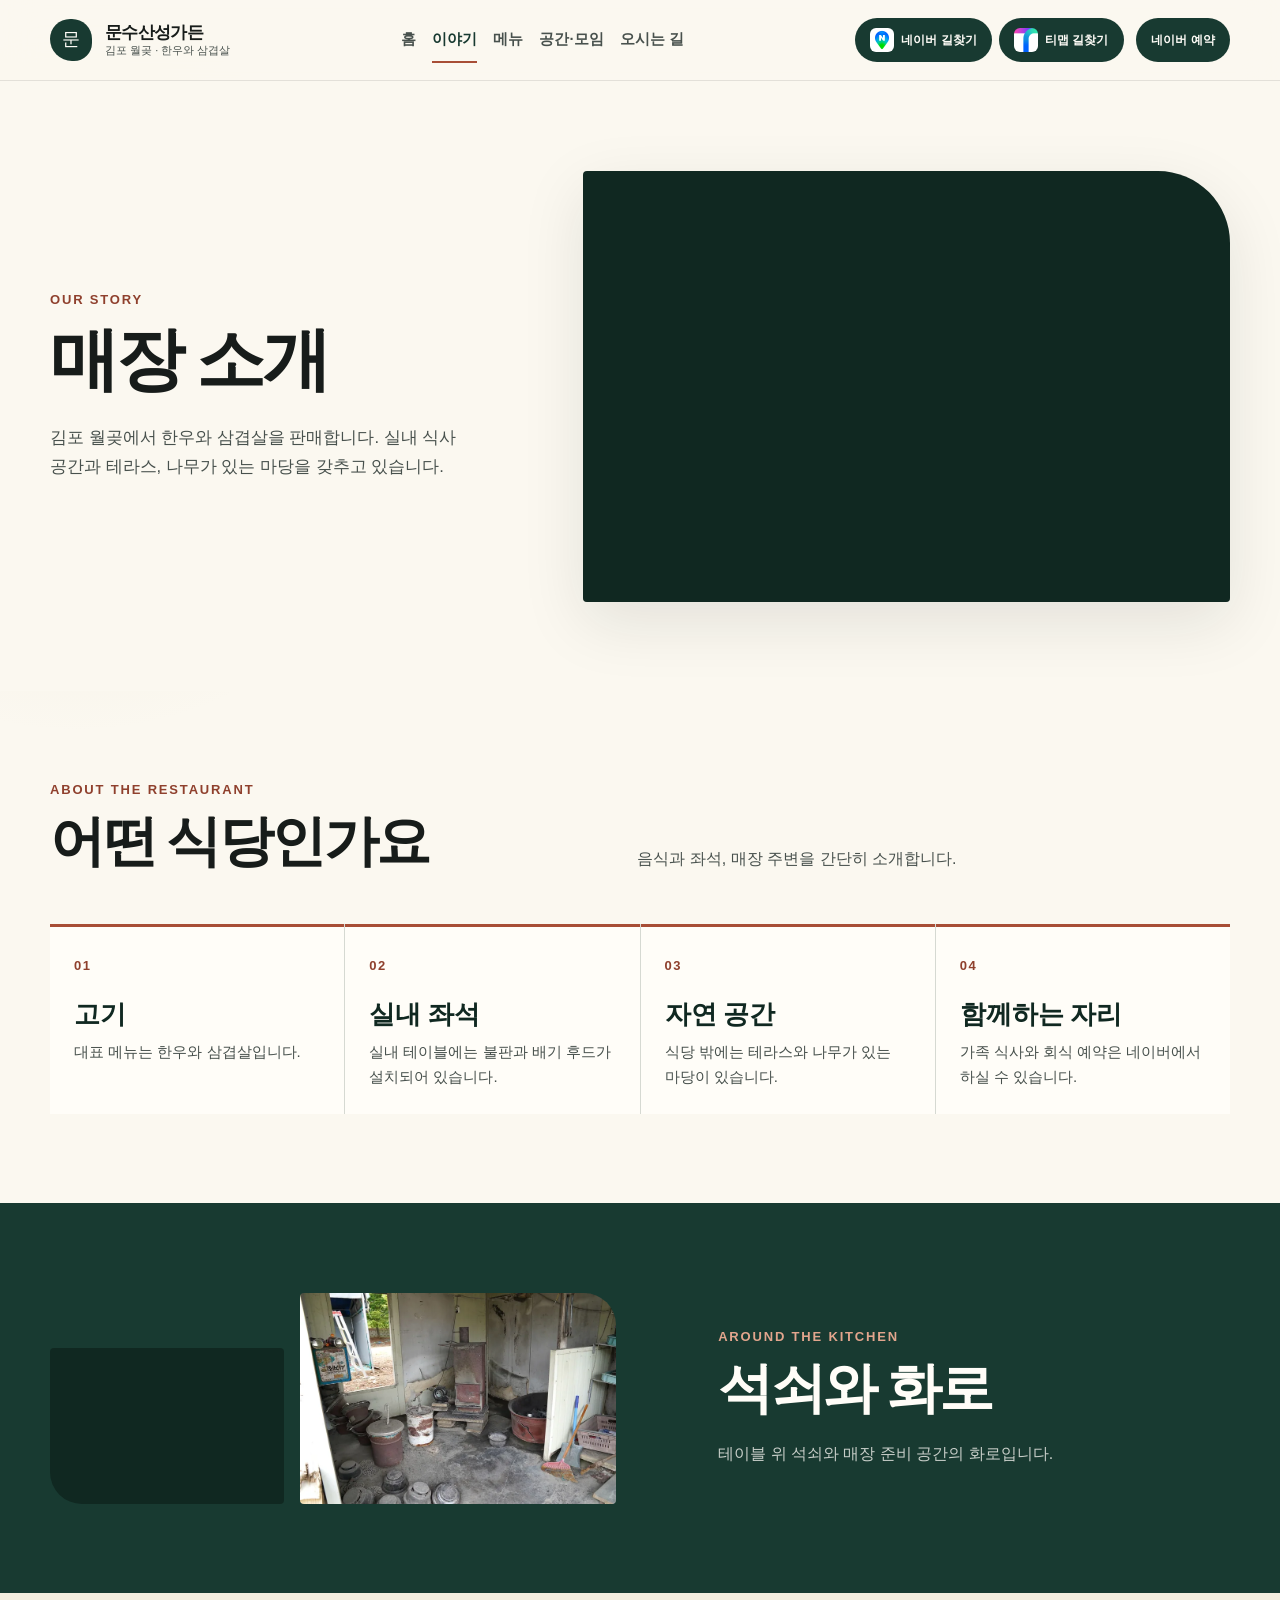
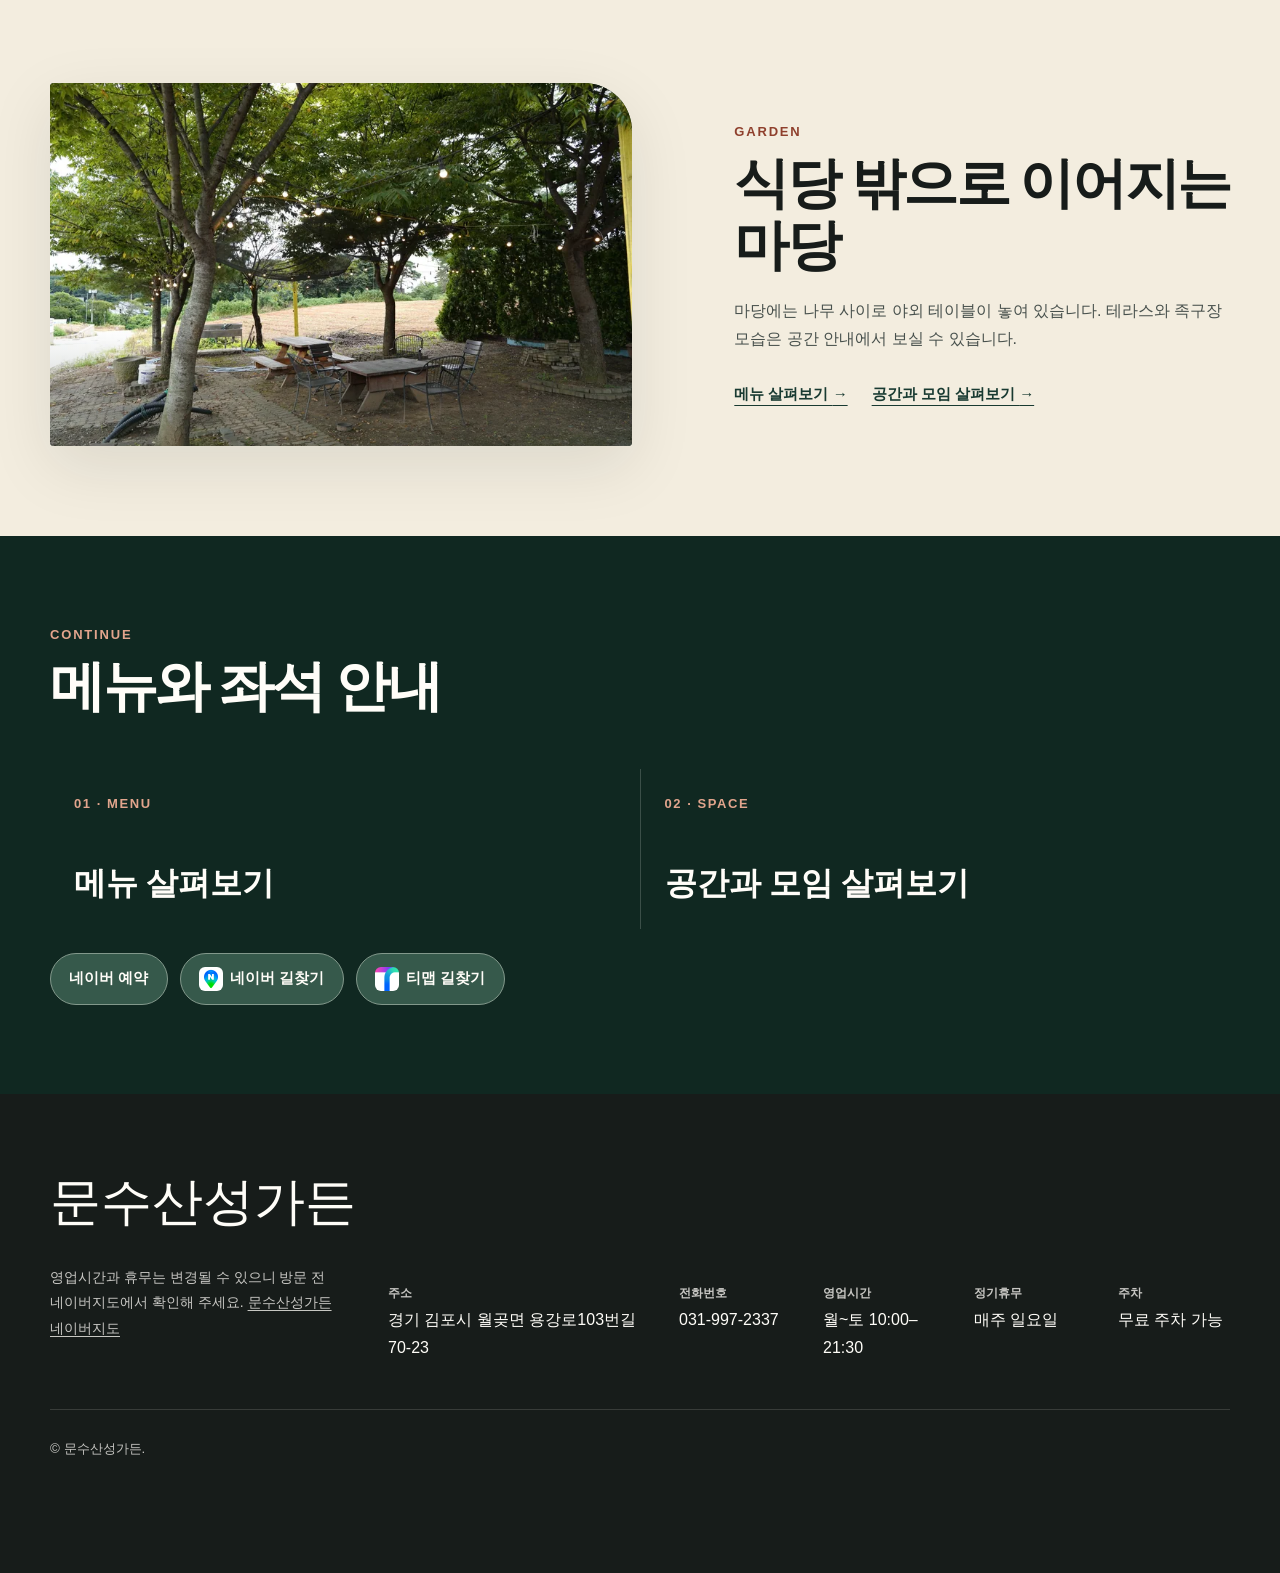
<file: story/index.html>
<!DOCTYPE html><html lang="ko"><head><meta charset="UTF-8"><meta name="viewport" content="width=device-width, initial-scale=1"><meta name="generator" content="Astro v7.2.1"><meta name="robots" content="index, follow"><meta name="description" content="김포 월곶 문수산성가든의 실내 좌석과 마당, 매장 안팎의 모습을 소개합니다."><link rel="canonical" href="https://xn--o39a91ofof98fpsai7b.com/story/"><meta property="og:url" content="https://xn--o39a91ofof98fpsai7b.com/story/"><meta property="og:type" content="website"><meta property="og:locale" content="ko_KR"><meta property="og:site_name" content="문수산성가든"><meta property="og:title" content="문수산성가든 이야기 | 문수산성가든"><meta property="og:description" content="김포 월곶 문수산성가든의 실내 좌석과 마당, 매장 안팎의 모습을 소개합니다."><meta name="twitter:card" content="summary"><meta name="theme-color" content="#183a31"><title>문수산성가든 이야기 | 문수산성가든</title><link rel="stylesheet" href="/_astro/BaseLayout.BiFxK9zG.css"></head><body class="has-mobile-actions" data-mobile-action-count="3"><a class="skip-link" href="#main-content">본문으로 건너뛰기</a><header class="site-header"><div class="shell header-inner"><a class="brand" href="/" aria-label="문수산성가든 홈"><span class="brand-mark" aria-hidden="true">문</span><span class="brand-copy"><strong>문수산성가든</strong><small>김포 월곶 · 한우와 삼겹살</small></span></a><nav class="desktop-nav" aria-label="주요 메뉴"><a href="/">홈</a><a href="/story/" aria-current="page">이야기</a><a href="/menu/">메뉴</a><a href="/space/">공간·모임</a><a href="/visit/">오시는 길</a></nav><div class="header-actions"><div class="header-visit-actions"><a class="action-link action-link--header" href="https://map.naver.com/p/directions/-/3z02u9,2ASVfe,%EB%AC%B8%EC%88%98%EC%82%B0%EC%84%B1%EA%B0%80%EB%93%A0,11870357,PLACE_POI/-/transit?c=14.00,0,0,0,dh" target="_blank" rel="noopener noreferrer" aria-label="네이버 길찾기" data-cta-status="confirmed" data-action-key="naver-directions" style="--action-icon: url(/images/brands/naver-map.png)">네이버 길찾기</a><a class="action-link action-link--header" href="https://tmap.life/bdfa092c1" target="_blank" rel="noopener noreferrer" aria-label="티맵 길찾기" data-cta-status="confirmed" data-action-key="tmap-directions" style="--action-icon: url(/images/brands/tmap.png)">티맵 길찾기</a></div><a class="action-link action-link--header" href="https://map.naver.com/p/entry/place/11870357?lng=126.5579813&amp;lat=37.7303524&amp;placePath=%2Fbooking%3Ffrom%3Dmap%26fromPanelNum%3D1%26additionalHeight%3D76%26timestamp%3D202611030040%26locale%3Dko%26svcName%3Dmap_pcv5%26entry%3Dbmp&amp;entry=plt&amp;searchType=place&amp;c=15.00,0,0,0,dh" target="_blank" rel="noopener noreferrer" aria-label="네이버 예약" data-cta-status="confirmed" data-action-key="naver-reservation">네이버 예약</a><details class="mobile-menu" data-mobile-menu><summary aria-label="메뉴 열기" aria-expanded="false" aria-controls="mobile-navigation"><span data-menu-label>메뉴</span><span class="menu-lines" aria-hidden="true"></span></summary><nav id="mobile-navigation" aria-label="모바일 주요 메뉴"><a href="/">홈</a><a href="/story/" aria-current="page">이야기</a><a href="/menu/">메뉴</a><a href="/space/">공간·모임</a><a href="/visit/">오시는 길</a><a class="action-link action-link--secondary" href="https://map.naver.com/p/directions/-/3z02u9,2ASVfe,%EB%AC%B8%EC%88%98%EC%82%B0%EC%84%B1%EA%B0%80%EB%93%A0,11870357,PLACE_POI/-/transit?c=14.00,0,0,0,dh" target="_blank" rel="noopener noreferrer" aria-label="네이버 길찾기" data-cta-status="confirmed" data-action-key="naver-directions" style="--action-icon: url(/images/brands/naver-map.png)">네이버 길찾기</a><a class="action-link action-link--secondary" href="https://tmap.life/bdfa092c1" target="_blank" rel="noopener noreferrer" aria-label="티맵 길찾기" data-cta-status="confirmed" data-action-key="tmap-directions" style="--action-icon: url(/images/brands/tmap.png)">티맵 길찾기</a></nav></details></div></div></header><script type="module">document.querySelectorAll(`[data-mobile-menu]`).forEach(e=>{let t=e.querySelector(`summary`),n=e.querySelector(`[data-menu-label]`),r=e.querySelector(`nav`);if(!t||!n||!r)return;let i=()=>{let r=e.open;t.setAttribute(`aria-expanded`,String(r)),t.setAttribute(`aria-label`,r?`메뉴 닫기`:`메뉴 열기`),n.textContent=r?`닫기`:`메뉴`,document.body.classList.toggle(`mobile-menu-open`,r)};e.addEventListener(`toggle`,()=>{i(),e.open&&requestAnimationFrame(()=>r.querySelector(`a`)?.focus())}),document.addEventListener(`keydown`,n=>{n.key===`Escape`&&e.open&&(e.open=!1,t.focus())}),document.addEventListener(`pointerdown`,t=>{e.open&&!e.contains(t.target)&&(e.open=!1)}),r.querySelectorAll(`a`).forEach(t=>{t.addEventListener(`click`,()=>{e.open=!1})}),i()});</script><main id="main-content" tabindex="-1"><section class="story-v2-hero" aria-labelledby="story-page-title"><div class="shell story-v2-hero__grid"><div class="story-v2-hero__copy"><p class="story-v2-kicker">OUR STORY</p><h1 id="story-page-title">매장 소개</h1><p class="story-v2-hero__description">김포 월곶에서 한우와 삼겹살을 판매합니다. 실내 식사 공간과 테라스, 나무가 있는 마당을 갖추고 있습니다.</p></div><figure class="story-v2-hero__media"><img src="/images/real/onggi-jars-02-1600.webp" alt="매장 옆 울타리 안에 놓인 장독대" srcset="/images/real/onggi-jars-02-480.webp 480w, /images/real/onggi-jars-02-800.webp 800w, /images/real/onggi-jars-02-1200.webp 1200w, /images/real/onggi-jars-02-1600.webp 1600w" sizes="(max-width: 700px) calc(100vw - 40px), (max-width: 1100px) 50vw, 720px" width="1600" height="1067" style="object-position: 50% 50%;" loading="eager" decoding="async" fetchpriority="high"></figure></div></section><section class="story-v2-section" aria-labelledby="story-pillars-title"><div class="shell"><div class="story-v2-section-heading"><div><p class="story-v2-kicker">ABOUT THE RESTAURANT</p><h2 id="story-pillars-title">어떤 식당인가요</h2></div><p>음식과 좌석, 매장 주변을 간단히 소개합니다.</p></div><div class="story-v2-pillar-grid"><article><span aria-hidden="true">01</span><h3>고기</h3><p>대표 메뉴는 한우와 삼겹살입니다.</p></article><article><span aria-hidden="true">02</span><h3>실내 좌석</h3><p>실내 테이블에는 불판과 배기 후드가 설치되어 있습니다.</p></article><article><span aria-hidden="true">03</span><h3>자연 공간</h3><p>식당 밖에는 테라스와 나무가 있는 마당이 있습니다.</p></article><article><span aria-hidden="true">04</span><h3>함께하는 자리</h3><p>가족 식사와 회식 예약은 네이버에서 하실 수 있습니다.</p></article></div></div></section><section class="story-v2-section story-v2-section--pine" aria-labelledby="story-charcoal-title"><div class="shell story-v2-charcoal-layout"><div class="story-v2-charcoal-media"><figure class="story-v2-charcoal-media__main"><img src="/images/real/grill-mesh-01-1600.webp" alt="나무 테이블 위 금속 석쇠" srcset="/images/real/grill-mesh-01-480.webp 480w, /images/real/grill-mesh-01-800.webp 800w, /images/real/grill-mesh-01-1200.webp 1200w, /images/real/grill-mesh-01-1600.webp 1600w" sizes="(max-width: 700px) calc(100vw - 40px), (max-width: 1100px) 50vw, 720px" width="1600" height="1067" style="object-position: 50% 50%;" loading="lazy" decoding="async"></figure><figure class="story-v2-charcoal-media__secondary"><img src="/images/real/charcoal-prep-area-01-1600.webp" alt="화로와 도구가 놓인 준비 공간" srcset="/images/real/charcoal-prep-area-01-480.webp 480w, /images/real/charcoal-prep-area-01-800.webp 800w, /images/real/charcoal-prep-area-01-1200.webp 1200w, /images/real/charcoal-prep-area-01-1600.webp 1600w" sizes="(max-width: 700px) calc(100vw - 40px), (max-width: 1100px) 50vw, 720px" width="1600" height="1067" style="object-position: 50% 50%;" loading="lazy" decoding="async"></figure></div><div class="story-v2-charcoal-copy"><p class="story-v2-kicker">AROUND THE KITCHEN</p><h2 id="story-charcoal-title">석쇠와 화로</h2><p class="story-v2-charcoal-intro">테이블 위 석쇠와 매장 준비 공간의 화로입니다.</p></div></div></section><section class="story-v2-section story-v2-section--paper" aria-labelledby="story-place-title"><div class="shell story-v2-place-layout"><figure class="story-v2-place-media"><img src="/images/real/garden-seating-04-1600.webp" alt="나무와 줄조명 아래 야외 테이블" srcset="/images/real/garden-seating-04-480.webp 480w, /images/real/garden-seating-04-800.webp 800w, /images/real/garden-seating-04-1200.webp 1200w, /images/real/garden-seating-04-1600.webp 1600w" sizes="(max-width: 700px) calc(100vw - 40px), (max-width: 1100px) 50vw, 720px" width="1600" height="1067" style="object-position: 50% 50%;" loading="lazy" decoding="async"></figure><div class="story-v2-place-copy"><p class="story-v2-kicker">GARDEN</p><h2 id="story-place-title">식당 밖으로 이어지는 마당</h2><p>마당에는 나무 사이로 야외 테이블이 놓여 있습니다. 테라스와 족구장 모습은 공간 안내에서 보실 수 있습니다.</p><nav class="story-v2-inline-links" aria-label="음식과 공간 자세히 보기"><a href="/menu/">메뉴 살펴보기 <span aria-hidden="true">→</span></a><a href="/space/">공간과 모임 살펴보기 <span aria-hidden="true">→</span></a></nav></div></div></section><section class="story-v2-section story-v2-next" aria-labelledby="story-next-title"><div class="shell"><div class="story-v2-next__heading"><p class="story-v2-kicker">CONTINUE</p><h2 id="story-next-title">메뉴와 좌석 안내</h2></div><nav class="story-v2-next__links" aria-label="다음 페이지"><a href="/menu/"><span>01 · MENU</span><strong>메뉴 살펴보기</strong></a><a href="/space/"><span>02 · SPACE</span><strong>공간과 모임 살펴보기</strong></a></nav><div class="story-v2-next__actions"><a class="action-link action-link--secondary" href="https://map.naver.com/p/entry/place/11870357?lng=126.5579813&amp;lat=37.7303524&amp;placePath=%2Fbooking%3Ffrom%3Dmap%26fromPanelNum%3D1%26additionalHeight%3D76%26timestamp%3D202611030040%26locale%3Dko%26svcName%3Dmap_pcv5%26entry%3Dbmp&amp;entry=plt&amp;searchType=place&amp;c=15.00,0,0,0,dh" target="_blank" rel="noopener noreferrer" aria-label="네이버 예약" data-cta-status="confirmed" data-action-key="naver-reservation">네이버 예약</a><a class="action-link action-link--secondary" href="https://map.naver.com/p/directions/-/3z02u9,2ASVfe,%EB%AC%B8%EC%88%98%EC%82%B0%EC%84%B1%EA%B0%80%EB%93%A0,11870357,PLACE_POI/-/transit?c=14.00,0,0,0,dh" target="_blank" rel="noopener noreferrer" aria-label="네이버 길찾기" data-cta-status="confirmed" data-action-key="naver-directions" style="--action-icon: url(/images/brands/naver-map.png)">네이버 길찾기</a><a class="action-link action-link--secondary" href="https://tmap.life/bdfa092c1" target="_blank" rel="noopener noreferrer" aria-label="티맵 길찾기" data-cta-status="confirmed" data-action-key="tmap-directions" style="--action-icon: url(/images/brands/tmap.png)">티맵 길찾기</a></div></div></section></main><footer class="site-footer"><div class="shell footer-grid"><div><p class="footer-name">문수산성가든</p><p class="visit-official-notice">영업시간과 휴무는 변경될 수 있으니 방문 전 네이버지도에서 확인해 주세요. <a href="https://m.place.naver.com/restaurant/11870357/home" target="_blank" rel="noopener noreferrer">문수산성가든 네이버지도</a></p></div><dl class="footer-status" aria-label="방문 안내"><div><dt>주소</dt><dd>경기 김포시 월곶면 용강로103번길 70-23</dd></div><div><dt>전화번호</dt><dd>031-997-2337</dd></div><div><dt>영업시간</dt><dd>월~토 10:00–21:30</dd></div><div><dt>정기휴무</dt><dd>매주 일요일</dd></div><div><dt>주차</dt><dd>무료 주차 가능</dd></div></dl></div><div class="shell footer-bottom"><small>© 문수산성가든.</small></div></footer><aside class="mobile-actions" aria-label="빠른 이용 안내" data-action-count="3"><a class="action-link action-link--compact" href="https://map.naver.com/p/entry/place/11870357?lng=126.5579813&amp;lat=37.7303524&amp;placePath=%2Fbooking%3Ffrom%3Dmap%26fromPanelNum%3D1%26additionalHeight%3D76%26timestamp%3D202611030040%26locale%3Dko%26svcName%3Dmap_pcv5%26entry%3Dbmp&amp;entry=plt&amp;searchType=place&amp;c=15.00,0,0,0,dh" target="_blank" rel="noopener noreferrer" aria-label="네이버 예약" data-cta-status="confirmed" data-action-key="naver-reservation">네이버 예약</a><a class="action-link action-link--compact" href="https://map.naver.com/p/directions/-/3z02u9,2ASVfe,%EB%AC%B8%EC%88%98%EC%82%B0%EC%84%B1%EA%B0%80%EB%93%A0,11870357,PLACE_POI/-/transit?c=14.00,0,0,0,dh" target="_blank" rel="noopener noreferrer" aria-label="네이버 길찾기" data-cta-status="confirmed" data-action-key="naver-directions" style="--action-icon: url(/images/brands/naver-map.png)">네이버 길찾기</a><a class="action-link action-link--compact" href="https://tmap.life/bdfa092c1" target="_blank" rel="noopener noreferrer" aria-label="티맵 길찾기" data-cta-status="confirmed" data-action-key="tmap-directions" style="--action-icon: url(/images/brands/tmap.png)">티맵 길찾기</a></aside><script type="module">var e=document.querySelector(`.skip-link`),t=document.querySelector(`#main-content`);e?.addEventListener(`click`,()=>{requestAnimationFrame(()=>t?.focus({preventScroll:!0}))});</script></body></html>
</file>
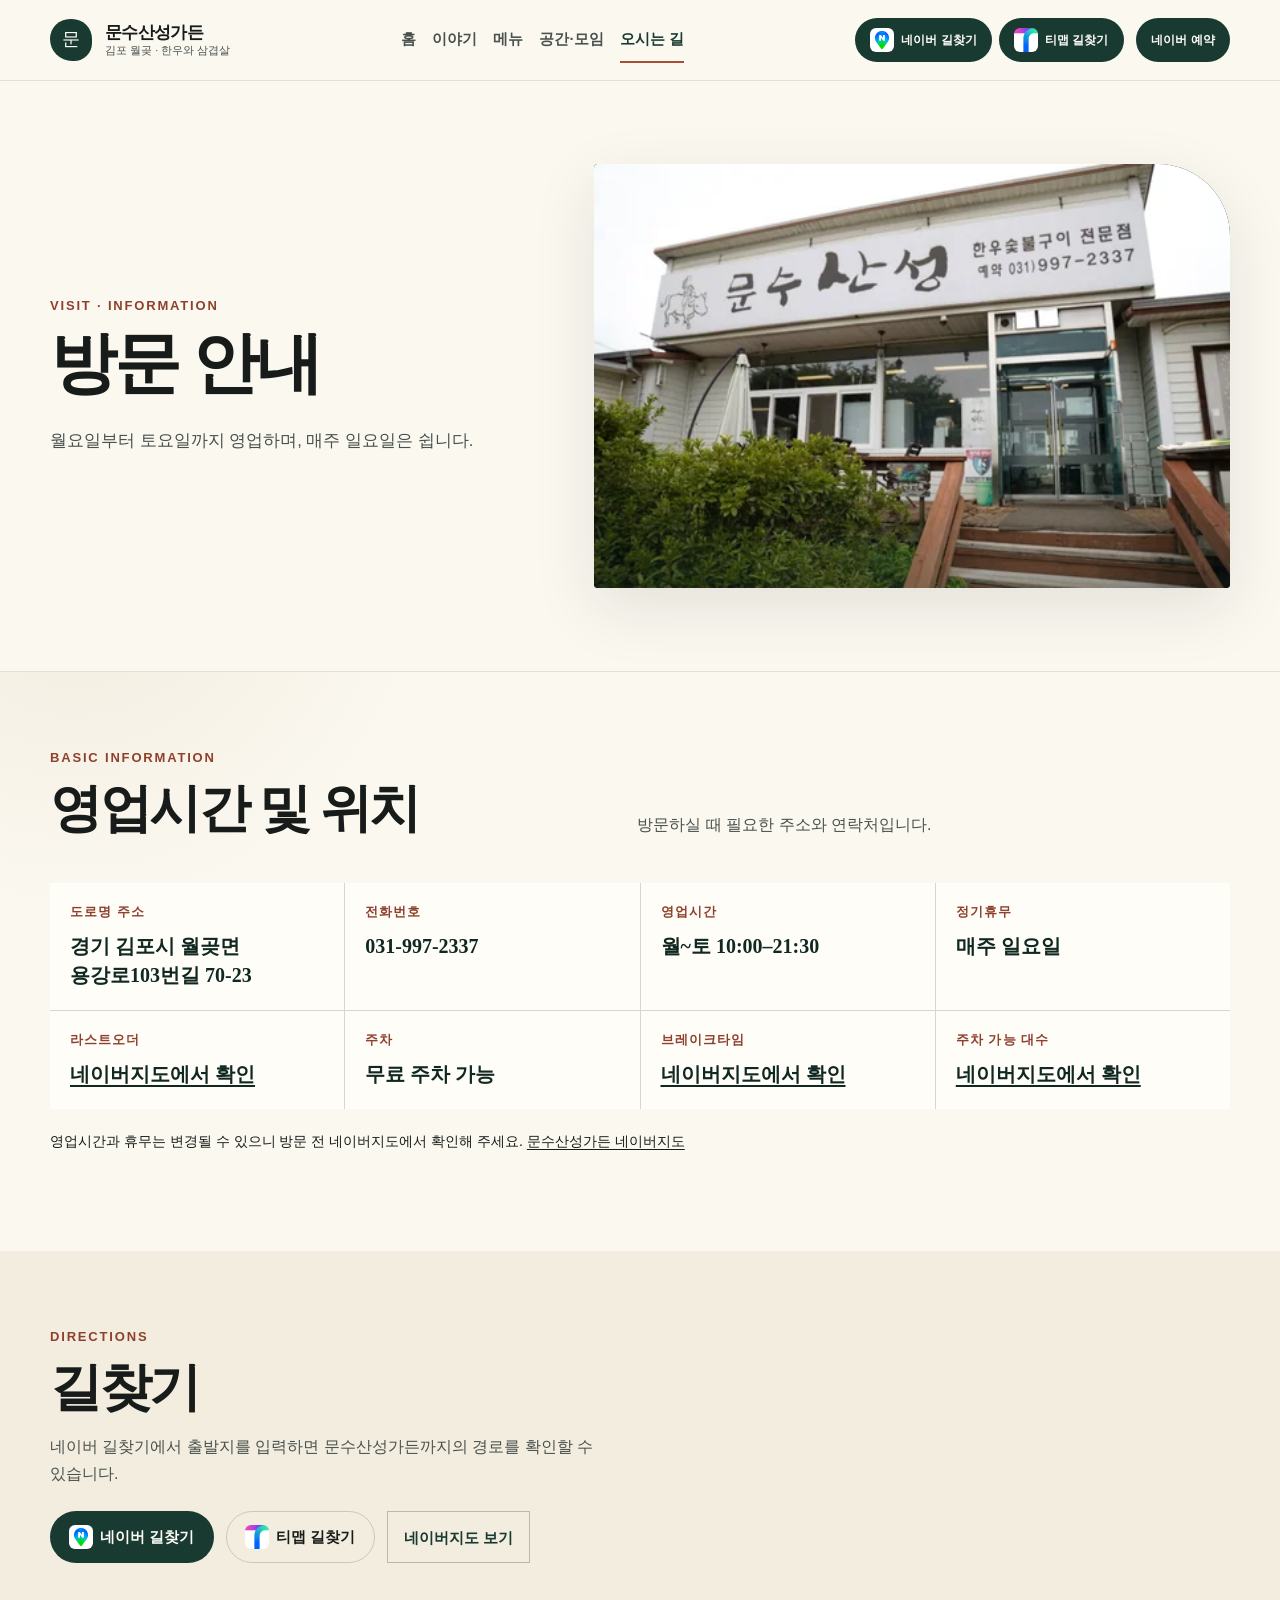
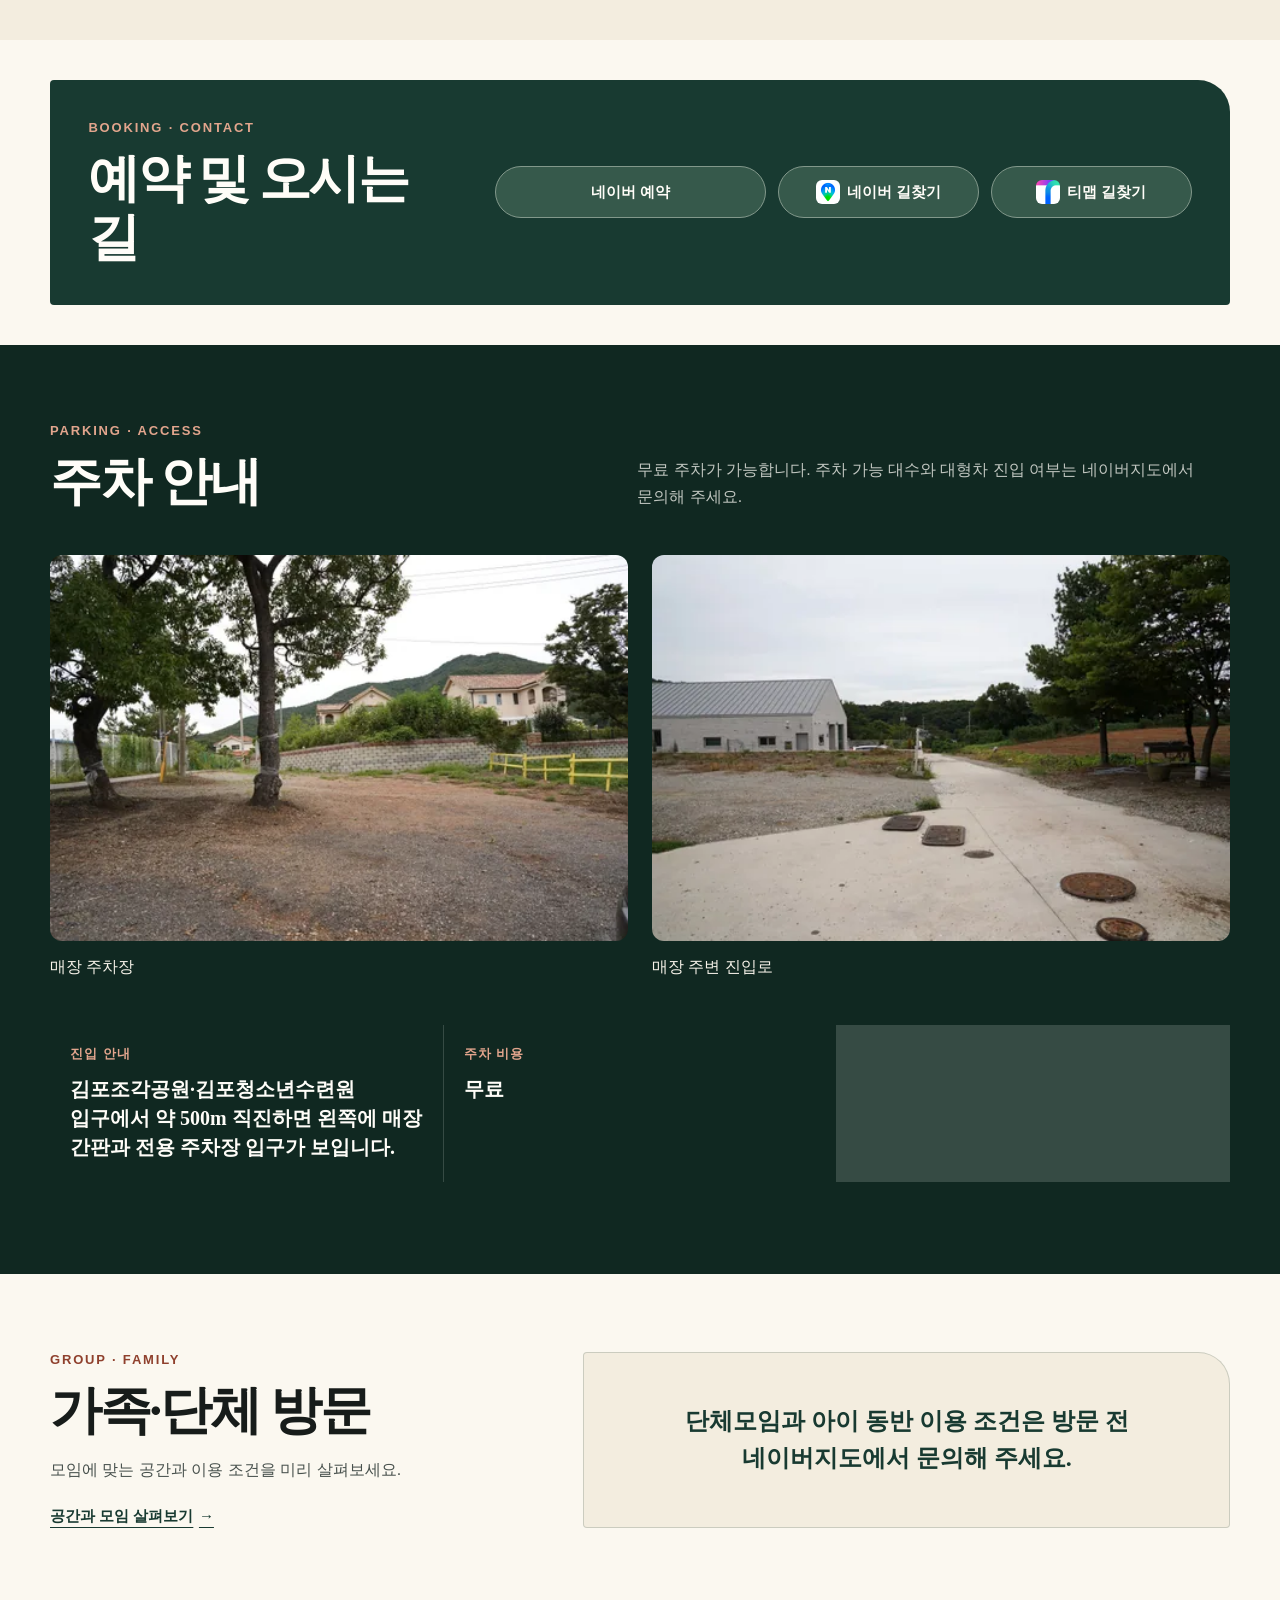
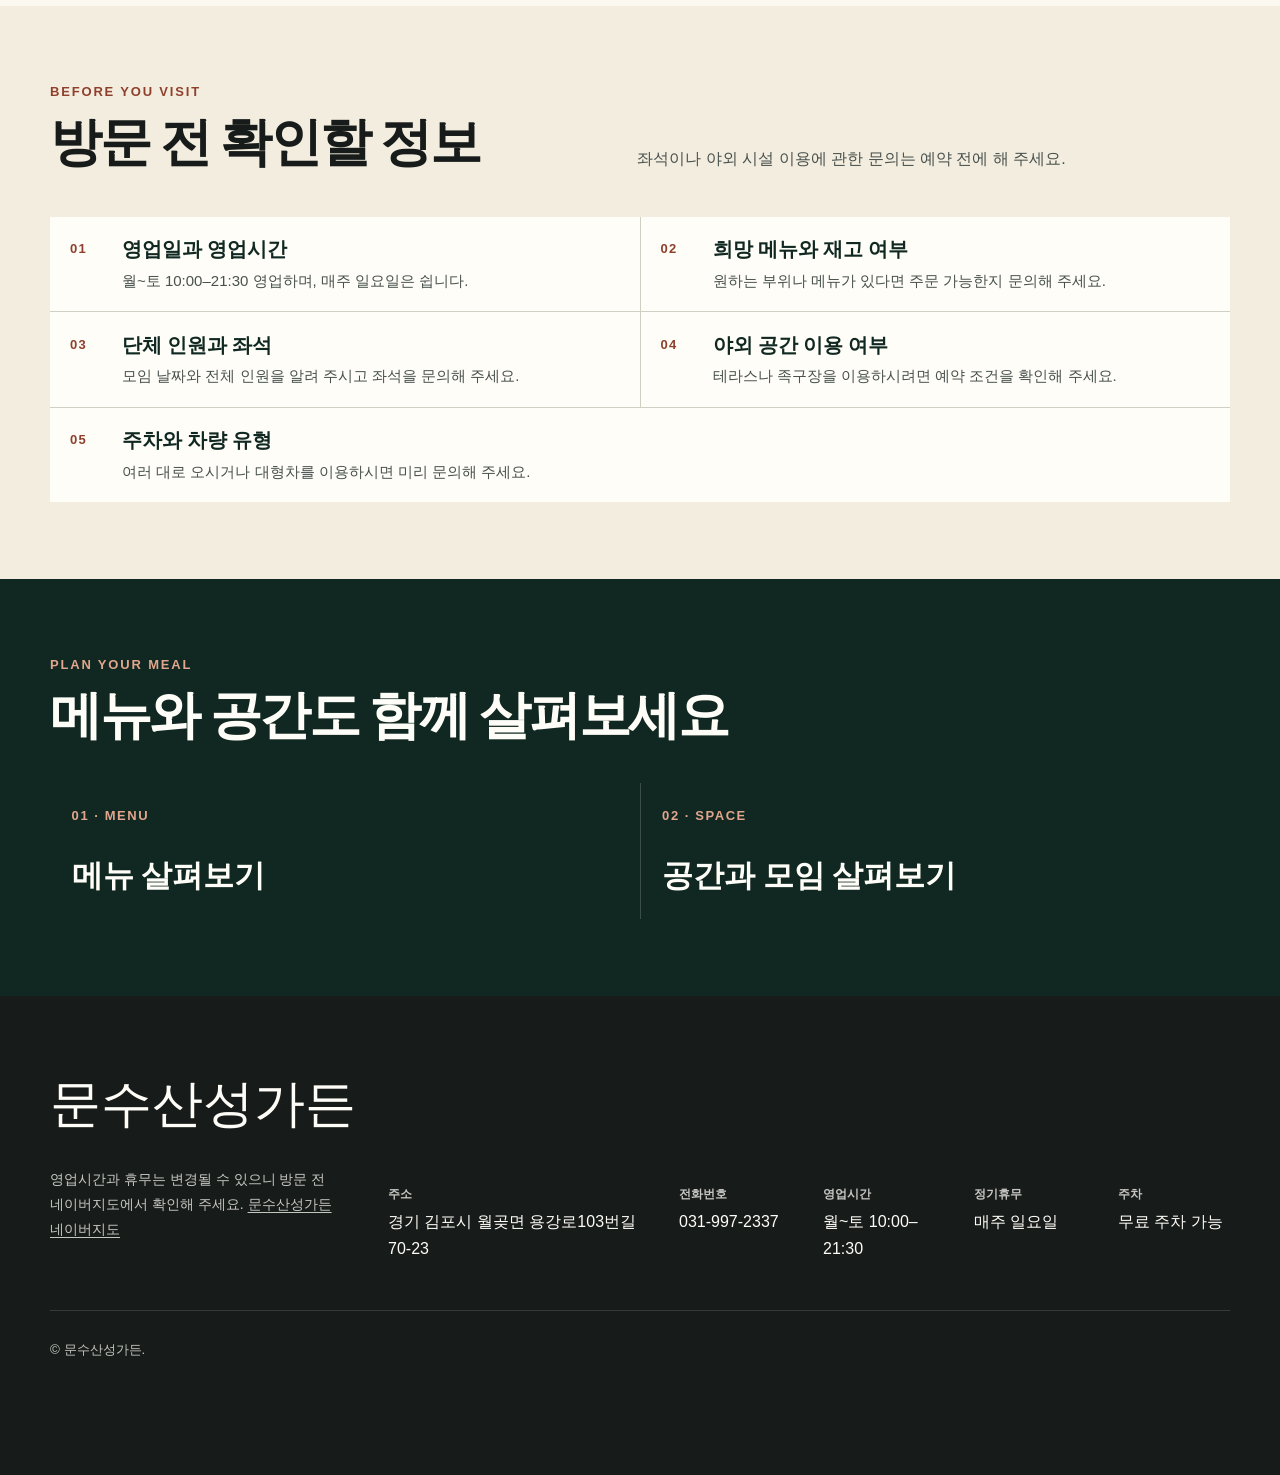
<file: visit/index.html>
<!DOCTYPE html><html lang="ko"><head><meta charset="UTF-8"><meta name="viewport" content="width=device-width, initial-scale=1"><meta name="generator" content="Astro v7.2.1"><meta name="robots" content="index, follow"><meta name="description" content="문수산성가든은 월~토 10:00–21:30 영업하며 일요일은 쉽니다. 김포 월곶 매장 주소와 무료 주차, 네이버 예약 및 길찾기를 안내합니다."><link rel="canonical" href="https://xn--o39a91ofof98fpsai7b.com/visit/"><meta property="og:url" content="https://xn--o39a91ofof98fpsai7b.com/visit/"><meta property="og:type" content="website"><meta property="og:locale" content="ko_KR"><meta property="og:site_name" content="문수산성가든"><meta property="og:title" content="방문 안내 | 문수산성가든"><meta property="og:description" content="문수산성가든은 월~토 10:00–21:30 영업하며 일요일은 쉽니다. 김포 월곶 매장 주소와 무료 주차, 네이버 예약 및 길찾기를 안내합니다."><meta name="twitter:card" content="summary"><meta name="theme-color" content="#183a31"><title>방문 안내 | 문수산성가든</title><link rel="stylesheet" href="/_astro/BaseLayout.BiFxK9zG.css"></head><body class="has-mobile-actions" data-mobile-action-count="3"><a class="skip-link" href="#main-content">본문으로 건너뛰기</a><header class="site-header"><div class="shell header-inner"><a class="brand" href="/" aria-label="문수산성가든 홈"><span class="brand-mark" aria-hidden="true">문</span><span class="brand-copy"><strong>문수산성가든</strong><small>김포 월곶 · 한우와 삼겹살</small></span></a><nav class="desktop-nav" aria-label="주요 메뉴"><a href="/">홈</a><a href="/story/">이야기</a><a href="/menu/">메뉴</a><a href="/space/">공간·모임</a><a href="/visit/" aria-current="page">오시는 길</a></nav><div class="header-actions"><div class="header-visit-actions"><a class="action-link action-link--header" href="https://map.naver.com/p/directions/-/3z02u9,2ASVfe,%EB%AC%B8%EC%88%98%EC%82%B0%EC%84%B1%EA%B0%80%EB%93%A0,11870357,PLACE_POI/-/transit?c=14.00,0,0,0,dh" target="_blank" rel="noopener noreferrer" aria-label="네이버 길찾기" data-cta-status="confirmed" data-action-key="naver-directions" style="--action-icon: url(/images/brands/naver-map.png)">네이버 길찾기</a><a class="action-link action-link--header" href="https://tmap.life/bdfa092c1" target="_blank" rel="noopener noreferrer" aria-label="티맵 길찾기" data-cta-status="confirmed" data-action-key="tmap-directions" style="--action-icon: url(/images/brands/tmap.png)">티맵 길찾기</a></div><a class="action-link action-link--header" href="https://map.naver.com/p/entry/place/11870357?lng=126.5579813&amp;lat=37.7303524&amp;placePath=%2Fbooking%3Ffrom%3Dmap%26fromPanelNum%3D1%26additionalHeight%3D76%26timestamp%3D202611030040%26locale%3Dko%26svcName%3Dmap_pcv5%26entry%3Dbmp&amp;entry=plt&amp;searchType=place&amp;c=15.00,0,0,0,dh" target="_blank" rel="noopener noreferrer" aria-label="네이버 예약" data-cta-status="confirmed" data-action-key="naver-reservation">네이버 예약</a><details class="mobile-menu" data-mobile-menu><summary aria-label="메뉴 열기" aria-expanded="false" aria-controls="mobile-navigation"><span data-menu-label>메뉴</span><span class="menu-lines" aria-hidden="true"></span></summary><nav id="mobile-navigation" aria-label="모바일 주요 메뉴"><a href="/">홈</a><a href="/story/">이야기</a><a href="/menu/">메뉴</a><a href="/space/">공간·모임</a><a href="/visit/" aria-current="page">오시는 길</a><a class="action-link action-link--secondary" href="https://map.naver.com/p/directions/-/3z02u9,2ASVfe,%EB%AC%B8%EC%88%98%EC%82%B0%EC%84%B1%EA%B0%80%EB%93%A0,11870357,PLACE_POI/-/transit?c=14.00,0,0,0,dh" target="_blank" rel="noopener noreferrer" aria-label="네이버 길찾기" data-cta-status="confirmed" data-action-key="naver-directions" style="--action-icon: url(/images/brands/naver-map.png)">네이버 길찾기</a><a class="action-link action-link--secondary" href="https://tmap.life/bdfa092c1" target="_blank" rel="noopener noreferrer" aria-label="티맵 길찾기" data-cta-status="confirmed" data-action-key="tmap-directions" style="--action-icon: url(/images/brands/tmap.png)">티맵 길찾기</a></nav></details></div></div></header><script type="module">document.querySelectorAll(`[data-mobile-menu]`).forEach(e=>{let t=e.querySelector(`summary`),n=e.querySelector(`[data-menu-label]`),r=e.querySelector(`nav`);if(!t||!n||!r)return;let i=()=>{let r=e.open;t.setAttribute(`aria-expanded`,String(r)),t.setAttribute(`aria-label`,r?`메뉴 닫기`:`메뉴 열기`),n.textContent=r?`닫기`:`메뉴`,document.body.classList.toggle(`mobile-menu-open`,r)};e.addEventListener(`toggle`,()=>{i(),e.open&&requestAnimationFrame(()=>r.querySelector(`a`)?.focus())}),document.addEventListener(`keydown`,n=>{n.key===`Escape`&&e.open&&(e.open=!1,t.focus())}),document.addEventListener(`pointerdown`,t=>{e.open&&!e.contains(t.target)&&(e.open=!1)}),r.querySelectorAll(`a`).forEach(t=>{t.addEventListener(`click`,()=>{e.open=!1})}),i()});</script><main id="main-content" tabindex="-1"><section class="visit-v2-hero" aria-labelledby="visit-page-title"><div class="shell visit-v2-hero__grid"><div class="visit-v2-hero__copy"><p class="visit-v2-kicker">VISIT · INFORMATION</p><h1 id="visit-page-title">방문 안내</h1><p class="visit-v2-hero__description">월요일부터 토요일까지 영업하며, 매주 일요일은 쉽니다.</p></div><figure class="visit-v2-hero__media"><img src="/images/real/storefront-entrance-01-1600.webp" alt="문수산성 간판과 계단이 보이는 매장 정문" srcset="/images/real/storefront-entrance-01-480.webp 480w, /images/real/storefront-entrance-01-800.webp 800w, /images/real/storefront-entrance-01-1200.webp 1200w, /images/real/storefront-entrance-01-1600.webp 1600w" sizes="(max-width: 700px) calc(100vw - 40px), (max-width: 1100px) 50vw, 720px" width="1600" height="1067" style="object-position: 50% 50%;" loading="eager" decoding="async" fetchpriority="high"></figure></div></section><section class="visit-v2-section" aria-labelledby="visit-basic-title"><div class="shell"><div class="visit-v2-section-heading"><div><p class="visit-v2-kicker">BASIC INFORMATION</p><h2 id="visit-basic-title">영업시간 및 위치</h2></div><p>방문하실 때 필요한 주소와 연락처입니다.</p></div><dl class="visit-v2-information-grid"><div><dt>도로명 주소</dt><dd>경기 김포시 월곶면 용강로103번길 70-23</dd></div><div><dt>전화번호</dt><dd>031-997-2337</dd></div><div><dt>영업시간</dt><dd>월~토 10:00–21:30</dd></div><div><dt>정기휴무</dt><dd>매주 일요일</dd></div><div><dt>라스트오더</dt><dd><a class="visit-official-link" href="https://m.place.naver.com/restaurant/11870357/home" target="_blank" rel="noopener noreferrer">네이버지도에서 확인</a></dd></div><div><dt>주차</dt><dd>무료 주차 가능</dd></div><div><dt>브레이크타임</dt><dd><a class="visit-official-link" href="https://m.place.naver.com/restaurant/11870357/home" target="_blank" rel="noopener noreferrer">네이버지도에서 확인</a></dd></div><div><dt>주차 가능 대수</dt><dd><a class="visit-official-link" href="https://m.place.naver.com/restaurant/11870357/home" target="_blank" rel="noopener noreferrer">네이버지도에서 확인</a></dd></div></dl><p class="visit-official-notice">영업시간과 휴무는 변경될 수 있으니 방문 전 네이버지도에서 확인해 주세요. <a href="https://m.place.naver.com/restaurant/11870357/home" target="_blank" rel="noopener noreferrer">문수산성가든 네이버지도</a></p></div></section><section class="visit-v2-section visit-v2-section--paper" aria-labelledby="visit-directions-title"><div class="shell visit-v2-location-layout visit-v2-location-layout--single"><div class="visit-v2-location-copy"><p class="visit-v2-kicker">DIRECTIONS</p><h2 id="visit-directions-title">길찾기</h2><p>네이버 길찾기에서 출발지를 입력하면 문수산성가든까지의 경로를 확인할 수 있습니다.</p><div class="visit-v2-location-actions"><a class="action-link action-link--primary" href="https://map.naver.com/p/directions/-/3z02u9,2ASVfe,%EB%AC%B8%EC%88%98%EC%82%B0%EC%84%B1%EA%B0%80%EB%93%A0,11870357,PLACE_POI/-/transit?c=14.00,0,0,0,dh" target="_blank" rel="noopener noreferrer" aria-label="네이버 길찾기" data-cta-status="confirmed" data-action-key="naver-directions" style="--action-icon: url(/images/brands/naver-map.png)">네이버 길찾기</a><a class="action-link action-link--secondary" href="https://tmap.life/bdfa092c1" target="_blank" rel="noopener noreferrer" aria-label="티맵 길찾기" data-cta-status="confirmed" data-action-key="tmap-directions" style="--action-icon: url(/images/brands/tmap.png)">티맵 길찾기</a><a href="https://m.place.naver.com/restaurant/11870357/home" target="_blank" rel="noopener noreferrer">네이버지도 보기</a></div></div></div></section><section class="visit-v2-section visit-v2-actions" aria-labelledby="visit-actions-title"><div class="shell"><div class="visit-v2-action-panel"><div><p class="visit-v2-kicker">BOOKING · CONTACT</p><h2 id="visit-actions-title">예약 및 오시는 길</h2></div><div class="visit-v2-action-links visit-v2-action-links--3"><a class="action-link action-link--primary" href="https://map.naver.com/p/entry/place/11870357?lng=126.5579813&amp;lat=37.7303524&amp;placePath=%2Fbooking%3Ffrom%3Dmap%26fromPanelNum%3D1%26additionalHeight%3D76%26timestamp%3D202611030040%26locale%3Dko%26svcName%3Dmap_pcv5%26entry%3Dbmp&amp;entry=plt&amp;searchType=place&amp;c=15.00,0,0,0,dh" target="_blank" rel="noopener noreferrer" aria-label="네이버 예약" data-cta-status="confirmed" data-action-key="naver-reservation">네이버 예약</a><a class="action-link action-link--secondary" href="https://map.naver.com/p/directions/-/3z02u9,2ASVfe,%EB%AC%B8%EC%88%98%EC%82%B0%EC%84%B1%EA%B0%80%EB%93%A0,11870357,PLACE_POI/-/transit?c=14.00,0,0,0,dh" target="_blank" rel="noopener noreferrer" aria-label="네이버 길찾기" data-cta-status="confirmed" data-action-key="naver-directions" style="--action-icon: url(/images/brands/naver-map.png)">네이버 길찾기</a><a class="action-link action-link--secondary" href="https://tmap.life/bdfa092c1" target="_blank" rel="noopener noreferrer" aria-label="티맵 길찾기" data-cta-status="confirmed" data-action-key="tmap-directions" style="--action-icon: url(/images/brands/tmap.png)">티맵 길찾기</a></div></div></div></section><section class="visit-v2-section visit-v2-section--pine" aria-labelledby="visit-parking-title"><div class="shell"><div class="visit-v2-section-heading visit-v2-section-heading--light"><div><p class="visit-v2-kicker">PARKING · ACCESS</p><h2 id="visit-parking-title">주차 안내</h2></div><p>무료 주차가 가능합니다. 주차 가능 대수와 대형차 진입 여부는 네이버지도에서 문의해 주세요.</p></div><div class="real-arrival-gallery"><figure><img src="/images/real/parking-area-05-1600.webp" alt="나무와 낮은 울타리 앞의 자갈 주차 공간" srcset="/images/real/parking-area-05-480.webp 480w, /images/real/parking-area-05-800.webp 800w, /images/real/parking-area-05-1200.webp 1200w, /images/real/parking-area-05-1600.webp 1600w" sizes="(max-width: 700px) calc(100vw - 40px), (max-width: 1100px) 50vw, 720px" width="1600" height="1067" loading="lazy" decoding="async"><figcaption>매장 주차장</figcaption></figure><figure><img src="/images/real/access-road-01-1600.webp" alt="매장 주변 나무 옆으로 이어지는 진입로" srcset="/images/real/access-road-01-480.webp 480w, /images/real/access-road-01-800.webp 800w, /images/real/access-road-01-1200.webp 1200w, /images/real/access-road-01-1600.webp 1600w" sizes="(max-width: 700px) calc(100vw - 40px), (max-width: 1100px) 50vw, 720px" width="1600" height="1067" loading="lazy" decoding="async"><figcaption>매장 주변 진입로</figcaption></figure></div><dl class="visit-v2-parking-grid"><div><dt>진입 안내</dt><dd>김포조각공원·김포청소년수련원 입구에서 약 500m 직진하면 왼쪽에 매장 간판과 전용 주차장 입구가 보입니다.</dd></div><div><dt>주차 비용</dt><dd>무료</dd></div></dl></div></section><section class="visit-v2-section" aria-labelledby="visit-companion-title"><div class="shell visit-v2-companion-layout"><div class="visit-v2-companion-copy"><p class="visit-v2-kicker">GROUP · FAMILY</p><h2 id="visit-companion-title">가족·단체 방문</h2><p>모임에 맞는 공간과 이용 조건을 미리 살펴보세요.</p><a class="visit-v2-text-link" href="/space/">공간과 모임 살펴보기 <span aria-hidden="true">→</span></a></div><div class="visit-v2-status-card visit-v2-status-card--companion" role="status"><p>단체모임과 아이 동반 이용 조건은 방문 전 네이버지도에서 문의해 주세요.</p></div></div></section><section class="visit-v2-section visit-v2-section--paper" aria-labelledby="visit-checklist-title"><div class="shell"><div class="visit-v2-section-heading"><div><p class="visit-v2-kicker">BEFORE YOU VISIT</p><h2 id="visit-checklist-title">방문 전 확인할 정보</h2></div><p>좌석이나 야외 시설 이용에 관한 문의는 예약 전에 해 주세요.</p></div><ol class="visit-v2-checklist"><li><span aria-hidden="true">01</span><div><h3>영업일과 영업시간</h3><p>월~토 10:00–21:30 영업하며, 매주 일요일은 쉽니다.</p></div></li><li><span aria-hidden="true">02</span><div><h3>희망 메뉴와 재고 여부</h3><p>원하는 부위나 메뉴가 있다면 주문 가능한지 문의해 주세요.</p></div></li><li><span aria-hidden="true">03</span><div><h3>단체 인원과 좌석</h3><p>모임 날짜와 전체 인원을 알려 주시고 좌석을 문의해 주세요.</p></div></li><li><span aria-hidden="true">04</span><div><h3>야외 공간 이용 여부</h3><p>테라스나 족구장을 이용하시려면 예약 조건을 확인해 주세요.</p></div></li><li><span aria-hidden="true">05</span><div><h3>주차와 차량 유형</h3><p>여러 대로 오시거나 대형차를 이용하시면 미리 문의해 주세요.</p></div></li></ol></div></section><section class="visit-v2-section visit-v2-next" aria-labelledby="visit-next-title"><div class="shell"><div class="visit-v2-next__heading"><p class="visit-v2-kicker">PLAN YOUR MEAL</p><h2 id="visit-next-title">메뉴와 공간도 함께 살펴보세요</h2></div><div class="visit-v2-next__links"><a href="/menu/"><span>01 · MENU</span><strong>메뉴 살펴보기</strong></a><a href="/space/"><span>02 · SPACE</span><strong>공간과 모임 살펴보기</strong></a></div></div></section></main><footer class="site-footer"><div class="shell footer-grid"><div><p class="footer-name">문수산성가든</p><p class="visit-official-notice">영업시간과 휴무는 변경될 수 있으니 방문 전 네이버지도에서 확인해 주세요. <a href="https://m.place.naver.com/restaurant/11870357/home" target="_blank" rel="noopener noreferrer">문수산성가든 네이버지도</a></p></div><dl class="footer-status" aria-label="방문 안내"><div><dt>주소</dt><dd>경기 김포시 월곶면 용강로103번길 70-23</dd></div><div><dt>전화번호</dt><dd>031-997-2337</dd></div><div><dt>영업시간</dt><dd>월~토 10:00–21:30</dd></div><div><dt>정기휴무</dt><dd>매주 일요일</dd></div><div><dt>주차</dt><dd>무료 주차 가능</dd></div></dl></div><div class="shell footer-bottom"><small>© 문수산성가든.</small></div></footer><aside class="mobile-actions" aria-label="빠른 이용 안내" data-action-count="3"><a class="action-link action-link--compact" href="https://map.naver.com/p/entry/place/11870357?lng=126.5579813&amp;lat=37.7303524&amp;placePath=%2Fbooking%3Ffrom%3Dmap%26fromPanelNum%3D1%26additionalHeight%3D76%26timestamp%3D202611030040%26locale%3Dko%26svcName%3Dmap_pcv5%26entry%3Dbmp&amp;entry=plt&amp;searchType=place&amp;c=15.00,0,0,0,dh" target="_blank" rel="noopener noreferrer" aria-label="네이버 예약" data-cta-status="confirmed" data-action-key="naver-reservation">네이버 예약</a><a class="action-link action-link--compact" href="https://map.naver.com/p/directions/-/3z02u9,2ASVfe,%EB%AC%B8%EC%88%98%EC%82%B0%EC%84%B1%EA%B0%80%EB%93%A0,11870357,PLACE_POI/-/transit?c=14.00,0,0,0,dh" target="_blank" rel="noopener noreferrer" aria-label="네이버 길찾기" data-cta-status="confirmed" data-action-key="naver-directions" style="--action-icon: url(/images/brands/naver-map.png)">네이버 길찾기</a><a class="action-link action-link--compact" href="https://tmap.life/bdfa092c1" target="_blank" rel="noopener noreferrer" aria-label="티맵 길찾기" data-cta-status="confirmed" data-action-key="tmap-directions" style="--action-icon: url(/images/brands/tmap.png)">티맵 길찾기</a></aside><script type="module">var e=document.querySelector(`.skip-link`),t=document.querySelector(`#main-content`);e?.addEventListener(`click`,()=>{requestAnimationFrame(()=>t?.focus({preventScroll:!0}))});</script></body></html>
</file>
<file: _astro/BaseLayout.BiFxK9zG.css>
:root{--pine-950:#102821;--pine-900:#183a31;--pine-800:#235044;--pine-700:#306454;--charcoal-950:#171c1a;--charcoal-800:#29302d;--charcoal-650:#48514d;--ivory-50:#fbf8f0;--ivory-100:#f3eddf;--ivory-200:#e8dfce;--sand-400:#c9b78f;--ember-700:#8f402d;--ember-600:#a84e36;--white:#fffdf8;--status:#745a25;--font-sans:"Pretendard Variable", Pretendard, "Noto Sans KR", "Apple SD Gothic Neo", sans-serif;--font-serif:"Iowan Old Style", "Noto Serif KR", "AppleMyungjo", serif;--shell:1180px;--radius-sm:.5rem;--radius-md:1rem;--radius-lg:1.75rem;--shadow-soft:0 1.25rem 4rem #171c1a1a;--transition:.18s ease}.menu-v2-kicker{color:var(--ember-700);letter-spacing:.14em;text-transform:uppercase;margin:0 0 .75rem;font-size:.8125rem;font-weight:800;line-height:1.4}.menu-v2-hero{background:linear-gradient(115deg, #f3eddfc2, #fbf8f033), var(--ivory-50);border-bottom:1px solid #183a311f;padding-block:clamp(3rem,6vw,5.25rem)}.menu-v2-hero__grid{grid-template-columns:minmax(0,.88fr) minmax(28rem,1.12fr);align-items:center;gap:clamp(2.5rem,7vw,6.5rem);display:grid}.menu-v2-hero__copy h1,.menu-v2-section-heading h2,.menu-v2-charcoal-copy h2,.menu-v2-visit__panel h2{font-family:var(--font-serif);letter-spacing:-.045em;margin:0;font-weight:600;line-height:1.12}.menu-v2-hero__copy h1{max-width:9.5ch;font-size:clamp(3.15rem,5.4vw,5.4rem)}.menu-v2-hero__description{max-width:31rem;color:var(--charcoal-650);margin:1.5rem 0 0;font-size:clamp(1rem,1.3vw,1.125rem);line-height:1.75}.menu-v2-hero__media{aspect-ratio:16/11;background:var(--pine-950);min-width:0;box-shadow:var(--shadow-soft);border-radius:.25rem 4.5rem .25rem .25rem;margin:0;position:relative;overflow:hidden}.menu-v2-hero__media:after{content:"";pointer-events:none;background:linear-gradient(#0000 64%,#10282152);position:absolute;inset:0}.menu-v2-hero__media img,.menu-v2-menu-card__media img,.menu-v2-charcoal-gallery img,.menu-v2-board-image img{object-fit:cover;width:100%;height:100%}.menu-v2-image-badge{z-index:1;color:var(--white);backdrop-filter:blur(8px);background:#171c1abd;border:1px solid #fffdf84d;border-radius:999px;padding:.38rem .7rem;font-size:.8125rem;font-weight:700;line-height:1.4;position:absolute;bottom:1rem;right:1rem}.menu-v2-section{padding-block:clamp(4.5rem,7vw,6.75rem)}.menu-v2-section--paper{background:var(--ivory-100)}.menu-v2-section--pine{color:var(--white);background:var(--pine-900)}.menu-v2-section-heading{grid-template-columns:minmax(0,.9fr) minmax(20rem,1.1fr);align-items:end;gap:clamp(2rem,8vw,7rem);margin-bottom:clamp(2rem,4vw,3.5rem);display:grid}.menu-v2-section-heading h2,.menu-v2-charcoal-copy h2,.menu-v2-visit__panel h2{font-size:clamp(2.25rem,4.3vw,4.25rem)}.menu-v2-section-heading>p{max-width:38rem;color:var(--charcoal-650);margin:0;font-size:1rem;line-height:1.75}.menu-v2-section-heading--light>p{color:#fffdf8c2}.menu-v2-section--pine .menu-v2-kicker{color:#e2a58d}.menu-v2-ai-note{width:fit-content;color:var(--charcoal-650);margin:-1rem 0 1.5rem;font-size:.8125rem;line-height:1.55}.menu-v2-menu-grid{grid-template-columns:repeat(2,minmax(0,1fr));gap:clamp(1.25rem,3vw,2.25rem);display:grid}.menu-v2-menu-card{background:var(--white);border-radius:.25rem 2rem .25rem .25rem;min-width:0;overflow:hidden;box-shadow:0 1rem 3rem #171c1a14}.menu-v2-menu-card__media{aspect-ratio:16/10;background:var(--charcoal-950);margin:0;overflow:hidden}.menu-v2-menu-card__body{padding:clamp(1.35rem,3vw,2rem)}.menu-v2-menu-card__category{color:var(--ember-700);letter-spacing:.1em;margin:0 0 .25rem;font-size:.8125rem;font-weight:800}.menu-v2-menu-card h3{color:var(--pine-950);font-family:var(--font-serif);letter-spacing:-.04em;margin:0;font-size:clamp(2rem,3.5vw,3rem);font-weight:600;line-height:1.2}.menu-v2-menu-card__details{border-top:1px solid var(--ivory-200);grid-template-columns:repeat(2,minmax(0,1fr));gap:0;margin:1.5rem 0 0;display:grid}.menu-v2-menu-card__details>div{border-bottom:1px solid var(--ivory-200);padding-block:.8rem}.menu-v2-menu-card__details dt,.menu-v2-menu-card__details dd{margin:0;font-size:.875rem;line-height:1.55}.menu-v2-menu-card__details dt{color:var(--charcoal-650)}.menu-v2-menu-card__details dd{color:var(--pine-950);margin-top:.15rem;font-weight:700}.menu-v2-pending-note{border-left:3px solid var(--ember-600);color:var(--charcoal-650);background:#f3eddfb8;margin:1.5rem 0 0;padding:1rem 1.25rem;font-size:.9375rem;line-height:1.65}.menu-v2-guide-grid{background:#fffdf82e;grid-template-columns:repeat(4,minmax(0,1fr));gap:1px;margin:0;padding:0;list-style:none;display:grid}.menu-v2-guide-grid li{background:var(--pine-900);min-width:0;padding:clamp(1.4rem,2.5vw,2rem)}.menu-v2-guide-grid span{color:#e2a58d;letter-spacing:.12em;font-size:.8125rem;font-weight:800}.menu-v2-guide-grid h3{font-family:var(--font-serif);margin:2rem 0 .65rem;font-size:clamp(1.35rem,2vw,1.7rem);font-weight:600;line-height:1.25}.menu-v2-guide-grid p{color:#fffdf8b8;margin:0;font-size:.9375rem;line-height:1.65}.menu-v2-charcoal-layout{grid-template-columns:minmax(0,.85fr) minmax(28rem,1.15fr);align-items:center;gap:clamp(3rem,8vw,7rem);display:grid}.menu-v2-charcoal-intro{max-width:35rem;color:var(--charcoal-650);margin:1.35rem 0 0;font-size:1rem;line-height:1.75}.menu-v2-charcoal-copy>.menu-v2-ai-note{margin:1.1rem 0 0}.menu-v2-charcoal-steps{border-top:1px solid #183a312e;margin:2rem 0 0;padding:0;list-style:none}.menu-v2-charcoal-steps li{border-bottom:1px solid #183a312e;grid-template-columns:2.5rem 1fr;gap:.75rem;padding-block:1rem;display:grid}.menu-v2-charcoal-steps>li>span{color:var(--ember-700);font-size:.8125rem;font-weight:800}.menu-v2-charcoal-steps h3{color:var(--pine-950);margin:0;font-size:1rem;line-height:1.5}.menu-v2-charcoal-steps p{color:var(--charcoal-650);margin:.2rem 0 0;font-size:.9375rem;line-height:1.6}.menu-v2-charcoal-gallery{grid-template-columns:minmax(0,.78fr) minmax(0,1.22fr);align-items:end;gap:.75rem;display:grid}.menu-v2-charcoal-gallery figure{aspect-ratio:3/4;background:var(--charcoal-950);border-radius:.25rem 2rem .25rem .25rem;min-width:0;margin:0;overflow:hidden}.menu-v2-charcoal-gallery figure:last-child{aspect-ratio:4/3;border-radius:2rem .25rem .25rem}.menu-v2-board-pending{min-height:12rem;color:var(--pine-900);background:var(--ivory-100);text-align:center;border:1px solid #183a312e;border-radius:.25rem 2rem .25rem .25rem;place-items:center;padding:clamp(1.5rem,4vw,3rem);display:grid}.menu-v2-board-pending p{max-width:40rem;font-family:var(--font-serif);margin:0;font-size:clamp(1.25rem,2.2vw,1.7rem);font-weight:600;line-height:1.55}.menu-v2-board-image{margin:0}.menu-v2-board-image a{justify-items:end;gap:.75rem;display:grid}.menu-v2-board-image img{object-fit:contain;background:var(--ivory-100);max-height:62rem}.menu-v2-board-image span{color:var(--pine-900);font-size:.875rem;font-weight:700}.menu-v2-visit{padding-block:0 clamp(4.5rem,7vw,6.75rem)}.menu-v2-visit__panel{color:var(--white);background:var(--pine-950);border-radius:.25rem 2rem .25rem .25rem;grid-template-columns:minmax(0,1fr) auto;align-items:end;gap:2rem;padding:clamp(1.75rem,4vw,3.5rem);display:grid}.menu-v2-visit__panel .menu-v2-kicker{color:#e2a58d}.menu-v2-visit__panel h2{font-size:clamp(2rem,3.6vw,3.5rem)}.menu-v2-visit__panel>div>p:last-child{color:#fffdf8bd;max-width:43rem;margin:1rem 0 0;font-size:.9375rem;line-height:1.7}.menu-v2-visit__actions{flex-wrap:wrap;gap:.75rem;display:flex}@media (width<=900px){.menu-v2-hero__grid,.menu-v2-charcoal-layout{grid-template-columns:1fr}.menu-v2-hero__copy{max-width:42rem}.menu-v2-hero__copy h1{max-width:10ch}.menu-v2-hero__media{aspect-ratio:16/9}.menu-v2-guide-grid{grid-template-columns:repeat(2,minmax(0,1fr))}}@media (width<=680px){.menu-v2-hero{padding-block:2rem 2.75rem}.menu-v2-hero__grid{gap:1.5rem}.menu-v2-hero__copy h1{max-width:10.5ch;font-size:clamp(2.45rem,11.6vw,3.1rem);line-height:1.12}.menu-v2-hero__description{margin-top:1rem;font-size:.9375rem;line-height:1.65}.menu-v2-hero__media{aspect-ratio:16/10;border-radius:.25rem 2.5rem .25rem .25rem}.menu-v2-image-badge{bottom:.75rem;right:.75rem}.menu-v2-section{padding-block:3.75rem}.menu-v2-section-heading{grid-template-columns:1fr;gap:1rem;margin-bottom:1.75rem}.menu-v2-section-heading h2,.menu-v2-charcoal-copy h2,.menu-v2-visit__panel h2{font-size:clamp(2rem,10vw,2.75rem)}.menu-v2-section-heading>p,.menu-v2-charcoal-intro{font-size:.9375rem;line-height:1.65}.menu-v2-ai-note{margin-top:-.5rem;font-size:.8125rem}.menu-v2-menu-grid,.menu-v2-guide-grid{grid-template-columns:1fr}.menu-v2-menu-card{border-radius:.25rem 1.5rem .25rem .25rem}.menu-v2-menu-card__media{aspect-ratio:4/3}.menu-v2-menu-card__body{padding:1.25rem}.menu-v2-menu-card__details{grid-template-columns:1fr}.menu-v2-guide-grid h3{margin-top:1rem}.menu-v2-charcoal-layout{gap:2rem}.menu-v2-charcoal-copy>.menu-v2-ai-note{margin-top:.9rem}.menu-v2-charcoal-gallery{gap:.5rem}.menu-v2-board-pending{border-radius:.25rem 1.5rem .25rem .25rem;min-height:10rem;padding:1.4rem}.menu-v2-visit{padding-bottom:3.75rem}.menu-v2-visit__panel{border-radius:.25rem 1.5rem .25rem .25rem;grid-template-columns:1fr;padding:1.5rem}.menu-v2-visit__actions,.menu-v2-visit__actions .action-link{width:100%}}*,:before,:after{box-sizing:border-box}html{scroll-behavior:smooth;background:var(--ivory-50)}body{min-width:320px;color:var(--charcoal-950);background:radial-gradient(circle at 6% 12%, #c9b78f2e, transparent 22rem), var(--ivory-50);font-family:var(--font-sans);word-break:keep-all;overflow-wrap:break-word;margin:0;font-size:1rem;line-height:1.7}body:before{z-index:-1;opacity:.18;content:"";pointer-events:none;background-image:linear-gradient(#183a310f 1px,#0000 1px);background-size:100% 5rem;position:fixed;inset:0}img,svg{max-width:100%;display:block}a{color:inherit;text-underline-offset:.2em;text-decoration-thickness:.08em}button,input,textarea,select{font:inherit}:focus-visible{outline:3px solid var(--ember-600);outline-offset:4px}.skip-link{z-index:1000;border-radius:var(--radius-sm);color:var(--white);background:var(--charcoal-950);transition:transform var(--transition);padding:.7rem 1rem;position:fixed;top:.75rem;left:.75rem;transform:translateY(-180%)}.skip-link:focus{transform:translateY(0)}.shell{width:min(calc(100% - 2rem), var(--shell));margin-inline:auto}.section{padding-block:clamp(4.5rem,9vw,8rem)}.section--dark{color:var(--white);background:var(--pine-950)}.section--paper{background:var(--ivory-100)}.section-heading{grid-template-columns:minmax(0,.75fr) minmax(18rem,1fr);align-items:end;gap:clamp(2rem,8vw,8rem);margin-bottom:clamp(2rem,5vw,4.5rem);display:grid}.section-heading h2,.page-hero h1,.home-hero h1{font-family:var(--font-serif);letter-spacing:-.045em;margin:0;font-weight:600;line-height:1.14}.section-heading h2{font-size:clamp(2rem,5vw,4rem)}.section-heading p{max-width:42rem;color:var(--charcoal-650);margin:0;font-size:clamp(1rem,1.4vw,1.15rem)}.section--dark .section-heading p{color:#fffdf8b8}.eyebrow,.photo-kicker,.card-number{color:var(--ember-600);letter-spacing:.16em;text-transform:uppercase;margin:0 0 1rem;font-size:.76rem;font-weight:800}.section--dark .eyebrow,.section--dark .card-number{color:#e2a58d}.site-header{z-index:50;backdrop-filter:blur(18px);background:#fbf8f0f0;border-bottom:1px solid #171c1a1a;position:sticky;top:0}.header-inner{justify-content:space-between;align-items:center;gap:2rem;min-height:5rem;display:flex}.brand{align-items:center;gap:.85rem;text-decoration:none;display:inline-flex}.brand-mark{aspect-ratio:1;width:2.6rem;color:var(--white);background:var(--pine-900);font-family:var(--font-serif);border-radius:50% 50% 45% 55%;place-items:center;font-size:1.1rem;display:grid}.brand-copy{line-height:1.25;display:grid}.brand-copy strong{letter-spacing:-.04em;font-size:1.08rem}.brand-copy small{color:var(--charcoal-650);font-size:.68rem}.desktop-nav{align-items:center;gap:1.7rem;display:flex}.desktop-nav a{color:var(--charcoal-650);font-size:.92rem;font-weight:700;text-decoration:none;position:relative}.desktop-nav a:after{background:var(--ember-600);content:"";height:2px;transition:transform var(--transition);position:absolute;bottom:-.65rem;left:0;right:0;transform:scaleX(0)}.desktop-nav a:hover,.desktop-nav a[aria-current=page]{color:var(--pine-900)}.desktop-nav a:hover:after,.desktop-nav a[aria-current=page]:after{transform:scaleX(1)}.mobile-menu{display:none;position:relative}.mobile-menu summary{cursor:pointer;align-items:center;gap:.6rem;padding:.7rem 0;font-weight:800;list-style:none;display:flex}.mobile-menu summary::-webkit-details-marker{display:none}.menu-lines,.menu-lines:before,.menu-lines:after{background:var(--charcoal-950);content:"";width:1.15rem;height:2px;display:block}.menu-lines{position:relative}.menu-lines:before{position:absolute;top:-.35rem}.menu-lines:after{position:absolute;top:.35rem}.mobile-menu nav{border:1px solid var(--ivory-200);border-radius:var(--radius-md);background:var(--white);width:min(17rem,100vw - 2rem);box-shadow:var(--shadow-soft);padding:.75rem;display:grid;position:absolute;top:calc(100% + .75rem);right:0}.mobile-menu nav a{border-radius:.55rem;padding:.75rem .85rem;font-weight:750;text-decoration:none}.mobile-menu nav a:hover,.mobile-menu nav a[aria-current=page]{color:var(--pine-900);background:var(--ivory-100)}.home-hero{padding-block:clamp(2.5rem,6vw,5rem) clamp(4.5rem,9vw,8rem)}.home-hero-grid{grid-template-columns:minmax(0,.9fr) minmax(22rem,1.1fr);align-items:center;gap:clamp(2rem,6vw,6rem);display:grid}.home-hero h1{max-width:9em;font-size:clamp(3.1rem,7vw,6.6rem)}.hero-lede{max-width:40rem;color:var(--charcoal-650);margin:1.6rem 0 0;font-size:clamp(1.05rem,1.7vw,1.25rem)}.button-row{flex-wrap:wrap;gap:.75rem;margin-top:2rem;display:flex}.button,.action-link{text-align:center;min-height:3.25rem;transition:transform var(--transition), background var(--transition), color var(--transition);border:1px solid #0000;border-radius:999px;justify-content:center;align-items:center;gap:.45rem;padding:.8rem 1.15rem;font-size:.92rem;font-weight:800;line-height:1.2;text-decoration:none;display:inline-flex}.button--primary,.action-link--primary{color:var(--white);background:var(--pine-900)}.button--secondary,.action-link--secondary{color:var(--charcoal-950);background:0 0;border-color:#171c1a2e}.button:hover,.action-link:not(.is-disabled):hover{transform:translateY(-2px)}.action-link.is-disabled{cursor:not-allowed;color:#6e6b63;background:#e6e0d4}.action-link.is-disabled small{font-size:.68rem;font-weight:700}.hero-visual{padding:1rem 1rem 2.2rem 3rem;position:relative}.hero-visual:before{border-radius:var(--radius-lg);background:var(--ember-600);content:"";width:45%;position:absolute;top:2rem;bottom:0;left:0}.hero-index{z-index:2;color:var(--pine-900);font-family:var(--font-serif);font-size:clamp(4rem,8vw,7rem);line-height:1;position:absolute;bottom:.2rem;right:2.2rem}.photo-placeholder{aspect-ratio:var(--photo-ratio);border-radius:var(--radius-lg);isolation:isolate;flex-direction:column;justify-content:flex-end;padding:clamp(1.25rem,4vw,2.5rem);display:flex;position:relative;overflow:hidden}.photo-placeholder:before,.photo-placeholder:after{z-index:-1;content:"";position:absolute}.photo-placeholder:before{opacity:.26;background-image:linear-gradient(120deg,#0000 42%,currentColor 42% 43%,#0000 43%),linear-gradient(60deg,#0000 66%,currentColor 66% 67%,#0000 67%);inset:0}.photo-placeholder:after{aspect-ratio:1;opacity:.28;border:1px solid;border-radius:50%;width:34%;top:15%;right:10%}.photo-placeholder--pine{color:var(--white);background:linear-gradient(145deg, var(--pine-800), var(--pine-950))}.photo-placeholder--charcoal{color:var(--white);background:linear-gradient(145deg, #3c4440, var(--charcoal-950))}.photo-placeholder--ember{color:var(--white);background:linear-gradient(145deg,#b45d43,#6e2c20)}.photo-placeholder--paper{color:var(--pine-950);background:linear-gradient(145deg, var(--ivory-100), #dfd3bd)}.photo-placeholder--pine .photo-kicker,.photo-placeholder--charcoal .photo-kicker,.photo-placeholder--ember .photo-kicker{color:#ffd0bd}.photo-placeholder--paper .photo-kicker{color:#783522}.photo-placeholder strong{max-width:18ch;font-family:var(--font-serif);font-size:clamp(1.5rem,3vw,2.6rem);line-height:1.2}.photo-placeholder p{opacity:.78;max-width:40ch;margin:.75rem 0 0;font-size:.88rem}.feature-grid,.purpose-grid,.menu-preview-grid,.story-grid{grid-template-columns:repeat(3,minmax(0,1fr));gap:1rem;display:grid}.feature-card,.purpose-card,.menu-card,.story-card{border-radius:var(--radius-md);background:#fffdf8ad;border:1px solid #171c1a1f;padding:clamp(1.4rem,3vw,2.25rem)}.feature-card h3,.purpose-card h3,.menu-card h3,.story-card h3{font-family:var(--font-serif);margin:0;font-size:clamp(1.4rem,2.2vw,2rem);line-height:1.25}.feature-card p,.purpose-card p,.menu-card p,.story-card p{color:var(--charcoal-650);margin:.8rem 0 0}.section--dark .feature-card{background:#fffdf80a;border-color:#fffdf829}.section--dark .feature-card p{color:#fffdf8ad}.split-grid{grid-template-columns:minmax(0,1fr) minmax(0,1fr);gap:clamp(1rem,3vw,2rem);display:grid}.space-collage{grid-template-columns:1.2fr .8fr;gap:1rem;display:grid}.space-collage .photo-placeholder:first-child{grid-row:span 2}.content-notice{border-radius:var(--radius-md);color:#5a461d;background:#f5ecd5;border:1px solid #745a2547;align-items:flex-start;gap:1rem;padding:1.1rem 1.25rem;display:flex}.content-notice>span{aspect-ratio:1;color:var(--white);background:var(--status);font-family:var(--font-serif);border-radius:50%;flex:0 0 1.7rem;place-items:center;font-weight:800;display:grid}.content-notice strong{margin-bottom:.2rem;display:block}.content-notice p{margin:0;font-size:.9rem}.cta-panel{border-radius:var(--radius-lg);color:var(--white);background:var(--pine-900);box-shadow:var(--shadow-soft);grid-template-columns:minmax(0,1fr) auto;align-items:center;gap:2rem;padding:clamp(2rem,6vw,4.5rem);display:grid}.cta-panel h2{max-width:14ch;font-family:var(--font-serif);margin:0;font-size:clamp(2rem,4.6vw,4rem);line-height:1.15}.cta-panel p{color:#fffdf8b8;max-width:40rem;margin:1rem 0 0}.cta-panel .action-link.is-disabled{color:var(--pine-950);background:var(--ivory-100)}.page-hero{border-bottom:1px solid #171c1a1f;padding-block:clamp(4rem,9vw,8rem)}.page-hero-grid{grid-template-columns:minmax(0,1.15fr) minmax(18rem,.85fr);align-items:end;gap:clamp(2rem,8vw,8rem);display:grid}.page-hero h1{max-width:12ch;font-size:clamp(3rem,7vw,6.2rem)}.page-hero-copy{grid-template-columns:auto 1fr;align-items:start;gap:1rem;display:grid}.page-hero-copy>span{color:var(--ember-600);font-family:var(--font-serif);font-size:1.8rem;line-height:1}.page-hero-copy p{color:var(--charcoal-650);margin:0;font-size:1.05rem}.prose-block{max-width:48rem}.prose-block h2{font-family:var(--font-serif);margin:0 0 1.2rem;font-size:clamp(2rem,4vw,3.5rem);line-height:1.2}.prose-block p{color:var(--charcoal-650);margin:0 0 1rem;font-size:1.05rem}.menu-list{gap:1.25rem;display:grid}.menu-row{border-top:1px solid #171c1a29;grid-template-columns:minmax(0,.8fr) minmax(0,1.2fr);align-items:center;gap:clamp(1.5rem,5vw,5rem);padding-block:2rem;display:grid}.menu-row:last-child{border-bottom:1px solid #171c1a29}.menu-row h2{font-family:var(--font-serif);margin:0;font-size:clamp(2.1rem,5vw,4rem)}.menu-row p{color:var(--charcoal-650);margin:.5rem 0 0}.status-tag{border-radius:999px;width:fit-content;margin-top:.8rem;padding:.2rem .55rem;font-size:.72rem;font-weight:800;display:inline-flex}.status-tag--confirmed{color:var(--pine-950);background:#dce9df}.status-tag--pending{color:#5a461d;background:#f0e1b8}.status-tag--prohibited{color:#6a251a;background:#f0cec6}.info-grid{border-top:1px solid #171c1a2e;grid-template-columns:repeat(2,minmax(0,1fr));margin:0;display:grid}.info-grid>div{border-bottom:1px solid #171c1a2e;grid-template-columns:minmax(7rem,.45fr) 1fr auto;align-items:center;gap:1rem;min-height:6rem;padding:1.25rem 1rem;display:grid;position:relative}.info-grid>div:nth-child(odd){border-right:1px solid #171c1a2e}.info-grid dt{font-weight:800}.info-grid dd{color:var(--charcoal-650);margin:0}.site-footer{color:#fffdf8c2;background:var(--charcoal-950);padding-block:4rem 7rem}.footer-grid{grid-template-columns:1fr auto;align-items:end;gap:2rem;display:grid}.footer-name{color:var(--white);font-family:var(--font-serif);margin:0;font-size:clamp(2rem,4vw,3.5rem)}.footer-note{margin:.5rem 0 0}.footer-status{gap:2rem;margin:0;display:flex}.footer-status div{min-width:7rem}.footer-status dt{font-size:.75rem;font-weight:800}.footer-status dd{color:var(--white);margin:.2rem 0 0}.footer-bottom{border-top:1px solid #fffdf824;margin-top:3rem;padding-top:1.5rem}.mobile-actions{display:none}@media (width<=900px){body.has-mobile-actions{padding-bottom:5.25rem}.desktop-nav{display:none}.mobile-menu{display:block}.home-hero-grid,.page-hero-grid,.section-heading,.split-grid,.cta-panel{grid-template-columns:1fr}.home-hero-grid{gap:3rem}.section-heading{gap:1.25rem}.feature-grid,.purpose-grid,.story-grid{grid-template-columns:1fr}.menu-preview-grid{grid-template-columns:repeat(2,minmax(0,1fr))}.hero-visual{padding-left:2rem}.info-grid{grid-template-columns:1fr}.info-grid>div:nth-child(odd){border-right:0}.footer-grid{grid-template-columns:1fr}.mobile-actions{right:.75rem;bottom:calc(.75rem + env(safe-area-inset-bottom));z-index:60;backdrop-filter:blur(16px);background:#171c1af0;border:1px solid #fffdf81f;border-radius:1rem;grid-template-columns:repeat(3,minmax(0,1fr));gap:.4rem;padding:.45rem;display:grid;position:fixed;left:.75rem;box-shadow:0 .75rem 2rem #171c1a3d}.mobile-actions[data-action-count="1"]{grid-template-columns:1fr}.mobile-actions[data-action-count="2"]{grid-template-columns:repeat(2,minmax(0,1fr))}.mobile-actions[data-action-count="3"]{grid-template-columns:1.25fr repeat(2,minmax(0,1fr))}.mobile-actions[data-action-count="4"]{grid-template-columns:repeat(2,minmax(0,1fr))}.action-link--compact{min-height:3.5rem;color:var(--white);background:var(--pine-800);border-radius:.7rem;padding:.55rem .35rem;font-size:.8125rem}.mobile-actions [data-action-key=naver-reservation]{background:var(--ember-600)}.action-link--compact.is-disabled{color:#fffdf8c7;background:#fffdf814;gap:.1rem;display:grid}.action-link--compact small{font-size:.72rem}}@media (width<=620px){.shell{width:min(calc(100% - 1.25rem), var(--shell))}.header-inner{min-height:4.5rem}.brand-copy small{display:none}.home-hero{padding-top:2rem}.home-hero h1,.page-hero h1{font-size:clamp(2.65rem,14vw,4.5rem)}.hero-visual{padding:0 0 1.8rem 1.25rem}.hero-visual:before{width:42%;top:1.25rem}.hero-index{font-size:4.5rem;right:1rem}.feature-grid,.purpose-grid,.menu-preview-grid,.story-grid,.space-collage{grid-template-columns:1fr}.space-collage .photo-placeholder:first-child{grid-row:auto}.menu-row,.info-grid>div{grid-template-columns:1fr;gap:.45rem}.info-grid>div{align-items:start}.info-grid .status-tag{position:absolute;top:1rem;right:.5rem}.footer-status{grid-template-columns:repeat(2,1fr);gap:1rem;display:grid}}@media (prefers-reduced-motion:reduce){*,:before,:after{scroll-behavior:auto!important;transition-duration:.01ms!important;animation-duration:.01ms!important;animation-iteration-count:1!important}}.sr-only{clip:rect(0, 0, 0, 0)!important;white-space:nowrap!important;border:0!important;width:1px!important;height:1px!important;margin:-1px!important;padding:0!important;position:absolute!important;overflow:hidden!important}#main-content:focus{outline:none}.header-actions{align-items:center;gap:.75rem;display:flex}@media (width>=901px){.header-inner{grid-template-columns:minmax(0,1fr) auto minmax(0,1fr);display:grid}.header-actions{justify-content:flex-end}}.action-link--header{min-height:2.7rem;color:var(--white);background:var(--pine-900);padding:.55rem .9rem;font-size:.78rem}.action-link--header.is-disabled{color:var(--pine-950);background:var(--ivory-100);gap:0;display:grid}.action-link--header small{font-size:.6rem}.mobile-menu[open] summary{color:var(--ember-700)}.mobile-menu[open] .menu-lines{display:none}.mobile-menu summary,.mobile-menu .menu-lines:before,.mobile-menu .menu-lines:after{transition:color var(--transition), transform var(--transition), background var(--transition)}.home-v2-kicker{color:var(--ember-700);letter-spacing:.08em;margin:0 0 .75rem;font-size:.78rem;font-weight:850}.home-v2-hero{padding-block:clamp(4.5rem,7vw,6.25rem) clamp(4.75rem,7.5vw,6.5rem);overflow:hidden}.home-v2-hero-grid{grid-template-columns:minmax(0,.85fr) minmax(0,1.15fr);align-items:center;gap:clamp(2rem,4.5vw,4.5rem);display:grid}.home-v2-hero-copy h1,.home-v2-section-heading h2,.home-v2-audience-layout h2,.home-v2-story-copy h2,.home-v2-final-panel h2,.home-v2-summary-heading h2{color:var(--charcoal-950);font-family:var(--font-serif);letter-spacing:-.045em;margin:0;font-weight:600;line-height:1.14}.home-v2-hero-copy h1{max-width:none;font-size:clamp(3.15rem,4.8vw,4.75rem);line-height:1.08}.home-v2-hero-copy h1 span{white-space:nowrap;display:block}.home-v2-lede{max-width:34rem;color:var(--charcoal-650);margin:1.35rem 0 0;font-size:clamp(1.02rem,1.5vw,1.18rem)}.home-v2-actions{flex-wrap:wrap;gap:.65rem;margin-top:1.6rem;display:flex}.home-v2-action-note{color:var(--charcoal-650);margin:.8rem 0 0;font-size:.78rem}.home-shot-frame{min-width:0;aspect-ratio:var(--shot-ratio);color:var(--white);background:var(--pine-900);isolation:isolate;border:1px solid #171c1a1f;border-radius:clamp(1rem,2vw,1.6rem);margin:0;position:relative;overflow:hidden}.home-shot-art{position:absolute;inset:0;overflow:hidden}.home-shot-art--image img{object-fit:cover;object-position:var(--shot-object-position);width:100%;height:100%;display:block}.home-shot-art:before,.home-shot-art:after,.home-shot-horizon,.home-shot-focus,.home-shot-detail{content:"";display:block;position:absolute}.home-shot-art:after{background:linear-gradient(#0000 35%,#0f1815c7 100%);inset:0}.home-shot-art--image:before{display:none}.home-shot-art--image:after{background:linear-gradient(#0a120f05 28%,#0a120f2e 55%,#0a120fe0 100%)}.home-shot-frame--media-only .home-shot-art--image:after{display:none}.home-shot-source-badge{z-index:4;color:#fffdf8eb;letter-spacing:.03em;backdrop-filter:blur(.3rem);background:#0f1815b8;border:1px solid #fffdf852;border-radius:999px;align-items:center;min-height:1.35rem;padding:.2rem .48rem;font-size:.58rem;font-weight:800;line-height:1;display:inline-flex;position:absolute;bottom:.7rem;right:.7rem}.home-shot-frame figcaption{z-index:3;padding:clamp(1.15rem,3vw,2rem);position:absolute;bottom:0;left:0;right:0}.home-shot-frame figcaption>span{color:#ffd0bd;letter-spacing:.08em;margin-bottom:.35rem;font-size:.68rem;font-weight:850;display:block}.home-shot-frame figcaption strong{max-width:24ch;font-size:clamp(1.2rem,2.2vw,1.85rem);line-height:1.25;display:block}.home-shot-frame figcaption p{color:#fffdf8c7;max-width:46ch;margin:.45rem 0 0;font-size:.78rem;line-height:1.5}.home-shot-frame--compact figcaption{padding:clamp(.85rem,2vw,1.25rem)}.home-shot-frame--compact figcaption strong{font-size:clamp(1rem,1.7vw,1.35rem)}.home-shot-crop-guide{z-index:2;border:1px dashed #fffdf885;border-radius:999px 999px 1rem 1rem;width:47%;position:absolute;top:8%;bottom:9%;left:50%;transform:translate(-50%)}.home-shot-crop-guide small{width:max-content;color:var(--white);background:#171c1a9e;border-radius:999px;padding:.25rem .5rem;font-size:.62rem;font-weight:800;position:absolute;top:.65rem;left:50%;transform:translate(-50%)}.home-shot-frame[data-shot-kind=hero] .home-shot-art{background:linear-gradient(#10282114,#10282180),linear-gradient(#547766 0 47%,#2d302b 47% 100%)}.home-shot-frame[data-shot-kind=hero] .home-shot-art:before{opacity:.9;background:radial-gradient(circle at 10% 80%,#21483c 0 14%,#0000 15%),radial-gradient(circle at 32% 35%,#2b5b4c 0 19%,#0000 20%),radial-gradient(circle at 58% 60%,#173d32 0 22%,#0000 23%),radial-gradient(circle at 86% 32%,#2d5a4b 0 22%,#0000 23%);height:58%;top:-9%;left:-6%;right:-4%}.home-shot-frame[data-shot-kind=hero] .home-shot-horizon{background:radial-gradient(circle at 50% 46%,#bc5b3d 0 14%,#713222 15% 28%,#242522 29% 64%,#111816 65%);border-radius:50%;height:29%;bottom:14%;left:7%;right:7%;box-shadow:0 -1.5rem 4rem #ee704147}.home-shot-frame[data-shot-kind=hero] .home-shot-focus{background:#9d5039;border-radius:46% 54% 42% 58%;height:13%;bottom:21%;left:20%;right:20%;transform:rotate(-4deg);box-shadow:inset 0 0 0 .35rem #ffcea52e}.home-shot-frame[data-shot-kind=hero] .home-shot-detail{background:#ffedd5b8;height:1px;bottom:26%;left:17%;right:17%;transform:rotate(-6deg);box-shadow:0 .45rem #ffedd56b,0 -.45rem #ffedd56b}.home-shot-frame[data-shot-kind=meat] .home-shot-art{background:linear-gradient(145deg,#672d24,#a54d38 56%,#321f1c)}.home-shot-frame[data-shot-kind=meat] .home-shot-focus{background:#be634dc7;border:2px solid #ffe2ceb8;border-radius:52% 48% 58% 42%;width:62%;height:44%;top:16%;right:13%;transform:rotate(-8deg)}.home-shot-frame[data-shot-kind=meat] .home-shot-detail{background:#ffe2cec7;width:47%;height:2px;top:29%;right:20%;transform:rotate(-15deg);box-shadow:0 .65rem #ffe2ce75,0 -.65rem #ffe2ce75}.home-shot-frame[data-shot-kind=fire] .home-shot-art{background:radial-gradient(circle at 63% 40%,#d36b43 0 8%,#893c2b 9% 21%,#0000 22%),radial-gradient(circle at 32% 60%,#ae4d34 0 8%,#0000 9%),#242a27}.home-shot-frame[data-shot-kind=fire] .home-shot-horizon{border:0 solid #ffc497b8;border-right-width:2px;border-radius:50%;width:18%;height:48%;top:10%;left:22%;transform:rotate(24deg)}.home-shot-frame[data-shot-kind=fire] .home-shot-detail{opacity:.32;background:repeating-linear-gradient(0deg,#0000 0 .8rem,#f8d5be .85rem .92rem);height:42%;top:16%;left:12%;right:12%;transform:perspective(8rem)rotateX(38deg)}.home-shot-frame[data-shot-kind=table] .home-shot-art{background:linear-gradient(145deg,#c9b993,#8f775c 54%,#4f493f)}.home-shot-frame[data-shot-kind=table] .home-shot-focus{background:radial-gradient(circle at 30%,#fffdf88f 0 8%,#0000 9%),radial-gradient(circle at 51% 35%,#fffdf89e 0 10%,#0000 11%),radial-gradient(circle at 70% 53%,#52372975 0 11%,#0000 12%);border:1px solid #fffdf8a3;border-radius:50%;width:72%;height:52%;top:12%;left:14%;transform:perspective(8rem)rotateX(38deg)}.home-shot-frame[data-shot-kind=garden] .home-shot-art{background:linear-gradient(#789584 0 56%,#52604f 56% 66%,#2d493c 67%)}.home-shot-frame[data-shot-kind=garden] .home-shot-art:before{background:radial-gradient(circle at 15% 60%,#285344 0 20%,#0000 21%),radial-gradient(circle at 48% 32%,#1f493c 0 24%,#0000 25%),radial-gradient(circle at 82% 65%,#356150 0 24%,#0000 25%);height:54%;top:-12%;left:-5%;right:-5%}.home-shot-frame[data-shot-kind=garden] .home-shot-horizon{background:#5a4938;border-radius:50%;width:5%;top:24%;bottom:10%;left:44%;transform:rotate(4deg)}.home-shot-frame[data-shot-kind=garden] .home-shot-detail{background:#183a3157;border:1px solid #fffdf87a;border-bottom:0;width:40%;height:23%;bottom:27%;right:10%}.home-shot-frame[data-shot-kind=interior] .home-shot-art{background:linear-gradient(#d7cbb3 0 60%,#836d57 61%)}.home-shot-frame[data-shot-kind=interior] .home-shot-detail{background:repeating-linear-gradient(90deg,#0000 0 23%,#363b3459 24% 25%);border:1px solid #363b348c;inset:7% 13% 28%}.home-shot-frame[data-shot-kind=interior] .home-shot-focus{background:#654d3d;border-radius:.35rem;height:19%;bottom:18%;left:22%;right:22%;box-shadow:-3.5rem 1.25rem #3f433c,3.5rem 1.25rem #3f433c}.home-shot-frame[data-shot-kind=room] .home-shot-art{background:linear-gradient(135deg,#2f3d38,#6d5b4c)}.home-shot-frame[data-shot-kind=room] .home-shot-detail{border:2px solid #ffefd37a;border-bottom:0;inset:9% 19% 18%}.home-shot-frame[data-shot-kind=room] .home-shot-focus{background:#b49b77;border-radius:50%;height:20%;bottom:19%;left:25%;right:25%;transform:perspective(6rem)rotateX(46deg)}.home-shot-frame[data-shot-kind=gathering] .home-shot-art{background:linear-gradient(145deg,#315749,#8b6e55)}.home-shot-frame[data-shot-kind=gathering] .home-shot-focus{background:#af8d67;border-radius:50%;width:62%;height:42%;top:17%;left:19%;box-shadow:-3.7rem .5rem 0 -2.6rem #e3d5bd,3.7rem .5rem 0 -2.6rem #e3d5bd,0 -3rem 0 -2.6rem #e3d5bd}.home-shot-frame[data-shot-kind=story] .home-shot-art{background:linear-gradient(135deg,#222b27 0 56%,#7e3e2d 57%)}.home-shot-frame[data-shot-kind=story] .home-shot-focus{background:#c7a17b;border-radius:50% 50% 18% 18%;width:12%;height:49%;top:12%;left:44%;transform:rotate(28deg)}.home-shot-frame[data-shot-kind=story] .home-shot-detail{border:1px solid #ffdebc94;border-radius:50%;width:31%;height:31%;top:18%;right:13%}.home-v2-summary{color:var(--white);background:var(--pine-950);padding-block:clamp(1.75rem,3vw,2.5rem)}.home-v2-summary>.shell{grid-template-columns:minmax(12rem,.65fr) minmax(0,2.35fr);align-items:center;gap:1rem clamp(2rem,5vw,5rem);display:grid}.home-v2-summary .home-v2-kicker{color:#e3a28a}.home-v2-summary-heading h2{color:var(--white);font-size:clamp(1.65rem,2.7vw,2.5rem)}.home-v2-summary-list{grid-template-columns:repeat(5,minmax(0,1fr));margin:0;padding:0;list-style:none;display:grid}.home-v2-summary-list li{border-left:1px solid #fffdf826;align-content:center;gap:.3rem;min-height:4.5rem;padding:.65rem 1rem;display:grid;position:relative}.home-v2-summary-list li>span:first-child{color:#fffdf899;font-size:.72rem;font-weight:800}.home-v2-summary-list strong{font-size:.9rem;line-height:1.35}.home-v2-status-dot{aspect-ratio:1;background:#e3a28a;border-radius:50%;width:.42rem;position:absolute;top:.8rem;right:.7rem}.home-v2-summary-note{color:#fffdf894;grid-column:2;margin:0;font-size:.72rem}.home-v2-section{padding-block:clamp(3.5rem,6vw,5.5rem)}.home-v2-section--paper{background:var(--ivory-100)}.home-v2-section--pine{color:var(--white);background:var(--pine-900)}.home-v2-section-heading{grid-template-columns:minmax(0,.9fr) minmax(18rem,1.1fr);align-items:end;gap:clamp(2rem,7vw,7rem);margin-bottom:clamp(1.75rem,3vw,2.75rem);display:grid}.home-v2-section-heading--compact{margin-bottom:clamp(1.75rem,3vw,2.75rem)}.home-v2-section-heading h2,.home-v2-audience-layout h2,.home-v2-story-copy h2,.home-v2-final-panel h2{max-width:15ch;font-size:clamp(2.25rem,4.5vw,4rem)}.home-v2-section-heading>p{max-width:42rem;color:var(--charcoal-650);margin:0;font-size:1.04rem}.home-v2-ai-notice{color:var(--charcoal-650);margin:-1.5rem 0 1.25rem;font-size:.8125rem;font-weight:700;line-height:1.5}.home-v2-menu-grid{grid-template-columns:repeat(2,minmax(0,1fr));gap:1rem;display:grid}.home-v2-menu-card{background:var(--white);border:1px solid #171c1a1f;border-radius:1.25rem;min-width:0;overflow:hidden}.home-v2-menu-card>.home-shot-frame{border:0;border-bottom:1px solid #171c1a1f;border-radius:0}.home-v2-menu-copy{padding:1.3rem}.home-v2-menu-slot{color:var(--ember-700);margin:0 0 .25rem;font-size:.7rem;font-weight:850}.home-v2-menu-copy h3{font-family:var(--font-serif);margin:0;font-size:1.55rem;line-height:1.25}.home-v2-menu-data{border-top:1px solid var(--ivory-200);grid-template-columns:repeat(2,minmax(0,1fr));margin:1rem 0 0;display:grid}.home-v2-menu-data>div{border-bottom:1px solid var(--ivory-200);min-height:3.5rem;padding:.65rem 0}.home-v2-menu-data>div:nth-child(odd){border-right:1px solid var(--ivory-200);padding-right:.75rem}.home-v2-menu-data>div:nth-child(2n){padding-left:.75rem}.home-v2-menu-data dt{color:var(--charcoal-650);font-size:.68rem;font-weight:800}.home-v2-menu-data dd{margin:.2rem 0 0;font-weight:750}.home-v2-menu-data>div:first-child dd{color:var(--pine-900);font-size:1.08rem;font-weight:850}.home-v2-pending-label{color:#5a461d;background:#f0e1b8;border-radius:999px;margin-top:.85rem;padding:.28rem .6rem;font-size:.68rem;font-weight:800;display:inline-flex}.home-v2-link-row{justify-content:flex-end;margin-top:1.5rem;display:flex}.home-v2-text-link{min-height:2.75rem;color:var(--pine-900);align-items:center;gap:.55rem;font-weight:850;text-decoration:none;display:inline-flex}.home-v2-text-link span{color:var(--ember-700);font-size:1.15rem}.home-v2-reason-list{border-top:1px solid #171c1a26;grid-template-columns:repeat(2,minmax(0,1fr));display:grid}.home-v2-reason-item{border-bottom:1px solid #171c1a26;border-right:1px solid #171c1a26;grid-template-columns:9rem minmax(0,1fr);align-items:center;gap:1.25rem;min-width:0;padding:1rem;display:grid}.home-v2-reason-item:nth-child(2n){border-right:0}.home-v2-number{color:var(--ember-700);font-size:.7rem;font-weight:850}.home-v2-reason-item h3{font-family:var(--font-serif);margin:.15rem 0 0;font-size:1.5rem}.home-v2-reason-item p{color:var(--charcoal-650);margin:.45rem 0 0;font-size:.9rem;line-height:1.55}.home-v2-space-grid{grid-template-columns:1.4fr repeat(2,minmax(0,.7fr));gap:1rem;display:grid}.home-v2-space-featured{grid-row:span 2}.home-v2-space-grid>:last-child{aspect-ratio:2/.72;grid-column:span 2}.home-v2-space-info-card{min-width:0;color:var(--white);background:var(--pine-900);border:1px solid #fffdf824;border-radius:clamp(1rem,2vw,1.6rem);grid-template-columns:minmax(0,.8fr) minmax(16rem,1.2fr);align-items:center;gap:1.5rem;padding:clamp(1.25rem,3vw,2.25rem);display:grid}.home-v2-space-info-card .home-v2-kicker{color:#e3a28a}.home-v2-space-info-card h3{color:var(--white);font-family:var(--font-serif);margin:0;font-size:clamp(1.35rem,2vw,2rem)}.home-v2-space-info-card>p{color:#fffdf8c2;max-width:34rem;margin:0;font-size:.9375rem;line-height:1.6}.home-v2-audience-layout{grid-template-columns:minmax(18rem,.8fr) minmax(0,1.2fr);align-items:start;gap:clamp(3rem,8vw,8rem);display:grid}.home-v2-section--pine .home-v2-kicker{color:#e3a28a}.home-v2-audience-layout h2{color:var(--white)}.home-v2-audience-layout header>p:last-child{color:#fffdf8ad;max-width:32rem;margin:1rem 0 0}.home-v2-audience-list{border-top:1px solid #fffdf833;margin:0;padding:0;list-style:none}.home-v2-audience-list li{border-bottom:1px solid #fffdf833;grid-template-columns:2rem 1fr;gap:1rem;padding:1.1rem 0;display:grid}.home-v2-audience-list li>span{color:#e3a28a;font-size:.7rem;font-weight:850}.home-v2-audience-list h3{font-family:var(--font-serif);margin:0;font-size:1.35rem}.home-v2-audience-list p{color:#fffdf8a6;margin:.3rem 0 0;font-size:.9rem}.home-v2-story-grid,.home-v2-visit-grid{grid-template-columns:repeat(2,minmax(0,1fr));align-items:center;gap:clamp(2rem,6vw,6rem);display:grid}.home-v2-story-copy>p:not(.home-v2-kicker){max-width:40rem;color:var(--charcoal-650);margin:1rem 0 1.15rem}.home-v2-visit-grid{align-items:stretch;gap:1rem}.home-v2-visit-grid--single{grid-template-columns:minmax(0,1fr)}.home-v2-visit-card{background:var(--white);border:1px solid #171c1a21;border-radius:1.25rem;padding:clamp(1.5rem,3vw,2.4rem)}.home-v2-visit-status{color:#5a461d;align-items:center;gap:.55rem;font-size:.76rem;font-weight:850;display:flex}.home-v2-visit-status>span{aspect-ratio:1;background:#b7892d;border-radius:50%;width:.5rem}.home-v2-visit-card dl{border-top:1px solid var(--ivory-200);grid-template-columns:repeat(2,minmax(0,1fr));margin:1rem 0 0;display:grid}.home-v2-visit-card dl>div{border-bottom:1px solid var(--ivory-200);min-height:4.25rem;padding:.75rem 0}.home-v2-visit-card dl>div:nth-child(odd){border-right:1px solid var(--ivory-200);padding-right:1rem}.home-v2-visit-card dl>div:nth-child(2n){padding-left:1rem}.home-v2-visit-card dt{color:var(--charcoal-650);font-size:.72rem;font-weight:800}.home-v2-visit-card dd{margin:.25rem 0 0;font-weight:750}.home-v2-visit-actions{margin-top:1.25rem}.home-v2-final{padding-block:clamp(2rem,5vw,4rem) clamp(4rem,7vw,6rem)}.home-v2-final-panel{color:var(--white);background:var(--charcoal-950);border-radius:1.5rem;grid-template-columns:minmax(0,1fr) auto;align-items:center;gap:2rem;padding:clamp(2rem,5vw,4rem);display:grid}.home-v2-final-panel .home-v2-kicker{color:#e3a28a}.home-v2-final-panel h2{color:var(--white)}.home-v2-final-panel p:last-child{color:#fffdf8ad;margin:.8rem 0 0}.home-v2-final-panel .home-v2-actions{margin-top:0}.home-v2-final-panel .action-link.is-disabled{color:var(--pine-950);background:var(--ivory-100)}@media (width<=900px){body.has-mobile-actions{padding-bottom:calc(5.2rem + env(safe-area-inset-bottom))}body.has-mobile-actions[data-mobile-action-count="4"]{padding-bottom:calc(8.7rem + env(safe-area-inset-bottom))}body.mobile-menu-open{overflow:hidden}.mobile-actions{padding:.45rem .75rem calc(.45rem + env(safe-area-inset-bottom));border-bottom:0;border-left:0;border-right:0;border-radius:1rem 1rem 0 0;gap:.4rem;bottom:0;left:0;right:0}.home-v2-summary>.shell,.home-v2-section-heading,.home-v2-audience-layout{grid-template-columns:1fr}.home-v2-summary>.shell{gap:1.25rem}.home-v2-summary-note{grid-column:1}.home-v2-menu-grid{grid-template-columns:1fr}.home-v2-menu-card{grid-template-columns:minmax(8.75rem,.72fr) minmax(0,1.28fr);display:grid}.home-v2-menu-card>.home-shot-frame{border-bottom:0;border-right:1px solid #171c1a1f;height:100%}.home-v2-space-grid{grid-template-columns:repeat(2,minmax(0,1fr))}.home-v2-space-featured,.home-v2-space-grid>:last-child{grid-area:auto/1/auto/-1}.home-v2-space-grid>:last-child{aspect-ratio:16/7}.home-v2-audience-layout{gap:2rem}.home-v2-audience-list{grid-template-columns:repeat(2,minmax(0,1fr));display:grid}.home-v2-audience-list li:nth-child(odd){border-right:1px solid #fffdf833;padding-right:1rem}.home-v2-audience-list li:nth-child(2n){padding-left:1rem}}@media (width<=620px){.header-inner{gap:.8rem}.brand{gap:.65rem}.brand-mark{width:2.35rem}.brand-copy strong{font-size:.98rem}.header-actions{gap:0}.action-link--header{min-height:2.5rem;padding:.45rem .6rem;font-size:.7rem}.mobile-menu summary{gap:.45rem;padding-block:.6rem;font-size:.86rem}.mobile-menu nav{border-color:#171c1a29;width:min(18rem,100vw - 1.25rem);padding:.8rem;top:calc(100% + .55rem);box-shadow:0 1.25rem 3.5rem #171c1a33}.home-v2-hero{padding-block:1.5rem 2.25rem}.home-v2-hero-grid{grid-template-columns:1fr;gap:1.35rem}.home-v2-hero-copy h1{max-width:12ch;font-size:clamp(2.55rem,12vw,3.25rem);line-height:1.08}.home-v2-lede{margin-top:.85rem;font-size:.98rem;line-height:1.6}.home-v2-actions{grid-template-columns:1.25fr repeat(2,1fr);gap:.45rem;margin-top:1rem;display:grid}.home-v2-actions[data-action-count="1"]{grid-template-columns:1fr}.home-v2-actions[data-action-count="2"]{grid-template-columns:repeat(2,minmax(0,1fr))}.home-v2-actions[data-action-count="3"]{grid-template-columns:1.25fr repeat(2,minmax(0,1fr))}.home-v2-actions[data-action-count="4"]{grid-template-columns:repeat(2,minmax(0,1fr))}body.has-mobile-actions .home-v2-hero .home-v2-actions{display:none}.home-v2-actions .action-link{min-height:3rem;padding:.55rem .45rem;font-size:.76rem}.home-v2-action-note{margin-top:.55rem;font-size:.7rem}.home-shot-frame{aspect-ratio:var(--shot-mobile-ratio);border-radius:1rem}.home-v2-hero-shot figcaption{padding:1rem}.home-v2-hero-shot figcaption strong{max-width:17ch;font-size:1.2rem}.home-v2-hero-shot figcaption p{max-width:29ch;font-size:.8125rem}.home-shot-crop-guide{width:55%}.home-v2-summary{padding-block:2rem}.home-v2-summary-heading h2{font-size:1.7rem}.home-v2-summary-list{border-top:1px solid #fffdf826;grid-template-columns:repeat(2,minmax(0,1fr))}.home-v2-summary-list li{border-bottom:1px solid #fffdf826;min-height:4.15rem;padding:.55rem .7rem}.home-v2-summary-list li:nth-child(odd){border-left:0}.home-v2-summary-list li:last-child{border-left:0;grid-column:1/-1}.home-v2-summary-list strong{font-size:.84rem}.home-v2-summary-list li>span:first-child,.home-v2-summary-note{font-size:.8125rem}.home-v2-section{padding-block:4rem}.home-v2-section-heading{gap:.85rem;margin-bottom:1.75rem}.home-v2-section-heading h2,.home-v2-audience-layout h2,.home-v2-story-copy h2,.home-v2-final-panel h2{max-width:16ch;font-size:2.15rem;line-height:1.14}.home-v2-section-heading>p{font-size:.92rem;line-height:1.6}.home-v2-ai-notice{margin:-.8rem 0 1rem}.home-v2-menu-grid{gap:.75rem}.home-v2-menu-card{grid-template-columns:7.7rem minmax(0,1fr)}.home-v2-menu-copy{padding:1rem}.home-v2-menu-copy h3{font-size:1.3rem}.home-v2-menu-data{margin-top:.65rem}.home-v2-menu-data>div{min-height:2.7rem;padding-block:.4rem}.home-v2-menu-data dt{font-size:.8125rem}.home-v2-menu-data dd{margin-top:.05rem;font-size:.875rem}.home-v2-pending-label{margin-top:.65rem;font-size:.8125rem}.home-v2-menu-card .home-shot-frame--compact figcaption p,.home-v2-menu-card .home-shot-frame--compact figcaption>span{display:none}.home-v2-menu-card .home-shot-frame--compact figcaption strong{font-size:.94rem}.home-v2-link-row{justify-content:flex-start;margin-top:1rem}.home-v2-reason-list{grid-template-columns:1fr}.home-v2-reason-item,.home-v2-reason-item:nth-child(2n){border-right:0;grid-template-columns:5.8rem minmax(0,1fr);gap:.9rem;padding:.85rem 0}.home-v2-reason-item h3{font-size:1.25rem}.home-v2-reason-item p{margin-top:.25rem;font-size:.8125rem}.home-v2-reason-item .home-shot-frame--compact figcaption{padding:.55rem}.home-v2-reason-item .home-shot-frame--compact figcaption>span,.home-v2-reason-item .home-shot-frame--compact figcaption p{display:none}.home-v2-reason-item .home-shot-frame--compact figcaption strong{font-size:.78rem}.home-v2-space-grid{gap:.65rem}.home-v2-space-grid .home-shot-frame--compact figcaption{padding:.7rem}.home-v2-space-grid .home-shot-frame--compact figcaption>span,.home-v2-space-grid .home-shot-frame--compact figcaption p{display:none}.home-v2-space-grid .home-shot-frame--compact figcaption strong{font-size:.88rem}.home-v2-space-grid>:last-child{aspect-ratio:16/7}.home-v2-space-info-card{grid-template-columns:1fr;gap:.45rem;padding:1rem}.home-v2-space-info-card h3{font-size:1.25rem}.home-v2-space-info-card>p{font-size:.8125rem}.home-v2-audience-layout{gap:1.5rem}.home-v2-audience-layout header>p:last-child{font-size:.9375rem}.home-v2-audience-list li{grid-template-columns:1.4rem 1fr;gap:.45rem;padding-block:.85rem}.home-v2-audience-list li:nth-child(odd){padding-right:.65rem}.home-v2-audience-list li:nth-child(2n){padding-left:.65rem}.home-v2-audience-list h3{font-size:1.1rem}.home-v2-audience-list p{font-size:.8125rem;line-height:1.55}.home-v2-story-grid,.home-v2-visit-grid{grid-template-columns:1fr;gap:1.5rem}.home-v2-story-copy>p:not(.home-v2-kicker){margin-block:.75rem .8rem;font-size:.9375rem}.home-v2-visit-card{padding:1.25rem}.home-v2-visit-card dl>div{min-height:3.5rem;padding-block:.55rem}.home-v2-visit-status,.home-v2-visit-card dt{font-size:.8125rem}.home-v2-visit-actions{grid-template-columns:1.25fr repeat(2,1fr)}.home-v2-final{padding-block:1.5rem 3.5rem}.home-v2-final-panel{border-radius:1rem;grid-template-columns:1fr;gap:1rem;padding:1.5rem}.home-v2-final-panel .home-v2-actions{grid-template-columns:repeat(2,minmax(0,1fr))}}@media (prefers-reduced-motion:reduce){.mobile-menu summary,.mobile-menu .menu-lines:before,.mobile-menu .menu-lines:after{transition:none}}@media (width<=620px){.home-v2-kicker{margin-bottom:.45rem;font-size:.72rem}.home-v2-hero{padding-block:1.25rem 1.75rem}.home-v2-hero-grid{gap:.85rem}.home-v2-hero-copy h1{max-width:13ch;font-size:2.35rem}.home-v2-lede{margin-top:.65rem;font-size:.95rem}.home-v2-hero-shot{aspect-ratio:16/10}.home-v2-summary{padding-block:1.45rem}.home-v2-summary>.shell{gap:.8rem}.home-v2-summary-heading h2{font-size:1.5rem}.home-v2-summary-list li{min-height:3.35rem;padding:.4rem .65rem}.home-v2-summary-note{font-size:.8125rem;line-height:1.45}.home-v2-section{padding-block:2.65rem}.home-v2-section-heading{gap:.65rem;margin-bottom:1.35rem}.home-v2-section-heading h2,.home-v2-audience-layout h2,.home-v2-story-copy h2,.home-v2-final-panel h2{font-size:1.9rem}.home-v2-section-heading>p{font-size:.9375rem;line-height:1.5}.home-v2-menu-card{grid-template-columns:7.2rem minmax(0,1fr)}.home-v2-menu-card>.home-shot-frame{aspect-ratio:auto;height:auto;min-height:100%}.home-v2-menu-copy{padding:.75rem}.home-v2-menu-slot{margin-bottom:.1rem;font-size:.62rem}.home-v2-menu-copy h3{font-size:1.25rem}.home-v2-menu-data{margin-top:.45rem}.home-v2-menu-data>div{min-height:2.3rem;padding-block:.25rem}.home-v2-menu-data>div:nth-child(odd){padding-right:.45rem}.home-v2-menu-data>div:nth-child(2n){padding-left:.45rem}.home-v2-pending-label{margin-top:.45rem;padding-block:.2rem;font-size:.8125rem}.home-v2-reason-item,.home-v2-reason-item:nth-child(2n){grid-template-columns:4.9rem minmax(0,1fr);gap:.75rem;padding-block:.65rem}.home-v2-reason-item h3{font-size:1.12rem}.home-v2-reason-item p{font-size:.85rem;line-height:1.45}.home-v2-space-featured{aspect-ratio:16/9}.home-v2-space-grid>:last-child{aspect-ratio:16/6}.home-v2-audience-layout{gap:1rem}.home-v2-audience-layout header>p:last-child{margin-top:.65rem;font-size:.9375rem;line-height:1.5}.home-v2-audience-list li{padding-block:.65rem}.home-v2-audience-list h3{font-size:1rem}.home-v2-audience-list p{margin-top:.2rem;font-size:.8125rem;line-height:1.45}.home-v2-story-grid,.home-v2-visit-grid{gap:1rem}.home-v2-story-grid>.home-shot-frame{aspect-ratio:2}.home-v2-story-copy>p:not(.home-v2-kicker){margin-block:.55rem .6rem;font-size:.9375rem;line-height:1.55}.home-v2-visit-card{padding:1rem}.home-v2-visit-card dl{margin-top:.7rem}.home-v2-visit-card dl>div{min-height:3rem;padding-block:.4rem}.home-v2-visit-card dt{font-size:.8125rem}.home-v2-visit-card dd{margin-top:.1rem}.home-v2-visit-actions{margin-top:.85rem}.home-v2-visit-grid>.home-shot-frame{aspect-ratio:2}.home-v2-final{padding-block:1rem 2rem}.home-v2-final-panel{gap:.75rem;padding:1.25rem}.home-v2-final-panel p:last-child{margin-top:.5rem;font-size:.8rem}.site-footer{padding-block:2.5rem 2rem}.footer-name{font-size:2rem}.footer-note{font-size:.84rem}.footer-bottom{margin-top:2rem}}.space-v2-kicker{color:var(--ember-700);letter-spacing:.14em;text-transform:uppercase;margin:0 0 .75rem;font-size:.8125rem;font-weight:800;line-height:1.4}.space-v2-hero{background:linear-gradient(115deg, #f3eddfc2, #fbf8f033), var(--ivory-50);border-bottom:1px solid #183a311f;padding-block:clamp(3rem,6vw,5.25rem)}.space-v2-hero__grid{grid-template-columns:minmax(0,.88fr) minmax(28rem,1.12fr);align-items:center;gap:clamp(2.5rem,7vw,6.5rem);display:grid}.space-v2-hero__copy h1,.space-v2-section-heading h2,.space-v2-visitor-copy h2,.space-v2-outdoor-copy h2,.space-v2-group-heading h2{font-family:var(--font-serif);letter-spacing:-.045em;margin:0;font-weight:600;line-height:1.12}.space-v2-hero__copy h1{max-width:9.5ch;font-size:clamp(3.15rem,5.2vw,5.25rem)}.space-v2-hero__description{max-width:32rem;color:var(--charcoal-650);margin:1.5rem 0 0;font-size:clamp(1rem,1.3vw,1.125rem);line-height:1.75}.space-v2-hero__media,.space-v2-overview-card__media,.space-v2-visitor-media figure,.space-v2-outdoor-media{background:var(--pine-950);min-width:0;margin:0;position:relative;overflow:hidden}.space-v2-hero__media{aspect-ratio:16/11;box-shadow:var(--shadow-soft);border-radius:.25rem 4.5rem .25rem .25rem}.space-v2-hero__media:after,.space-v2-overview-card__media:after,.space-v2-outdoor-media:after{content:"";pointer-events:none;background:linear-gradient(#0000 68%,#1028214d);position:absolute;inset:0}.space-v2-hero__media img,.space-v2-overview-card__media img,.space-v2-visitor-media img,.space-v2-outdoor-media img{object-fit:cover;width:100%;height:100%}.space-v2-image-badge{z-index:1;color:var(--white);backdrop-filter:blur(8px);background:#171c1abd;border:1px solid #fffdf84d;border-radius:999px;padding:.38rem .7rem;font-size:.8125rem;font-weight:700;line-height:1.4;position:absolute;bottom:1rem;right:1rem}.space-v2-section{padding-block:clamp(4.5rem,7vw,6.75rem)}.space-v2-section--paper{background:var(--ivory-100)}.space-v2-section--pine{color:var(--white);background:var(--pine-900)}.space-v2-section-heading{grid-template-columns:minmax(0,.9fr) minmax(20rem,1.1fr);align-items:end;gap:clamp(2rem,8vw,7rem);margin-bottom:clamp(2rem,4vw,3.5rem);display:grid}.space-v2-section-heading h2,.space-v2-visitor-copy h2,.space-v2-outdoor-copy h2,.space-v2-group-heading h2{font-size:clamp(2.25rem,4.3vw,4.25rem)}.space-v2-section-heading>p{max-width:39rem;color:var(--charcoal-650);margin:0;font-size:1rem;line-height:1.75}.space-v2-overview-grid{grid-template-columns:minmax(0,1.2fr) minmax(22rem,.8fr);grid-template-areas:"garden interior""garden group-room""arrival arrival";gap:clamp(1rem,2.2vw,1.75rem);display:grid}.space-v2-overview-card,.space-v2-arrival-card{background:var(--white);border-radius:.25rem 2rem .25rem .25rem;min-width:0;overflow:hidden;box-shadow:0 1rem 3rem #171c1a14}.space-v2-overview-card--garden{grid-area:garden}.space-v2-overview-card--interior{grid-area:interior}.space-v2-overview-card--group-room{grid-area:group-room}.space-v2-overview-card--garden .space-v2-overview-card__media{height:calc(100% - 9.5rem);min-height:34rem}.space-v2-overview-card--interior .space-v2-overview-card__media,.space-v2-overview-card--group-room .space-v2-overview-card__media{aspect-ratio:16/9}.space-v2-overview-card__body{min-height:9.5rem;padding:1.35rem 1.5rem}.space-v2-overview-card__body h3,.space-v2-arrival-card h3{color:var(--pine-950);font-family:var(--font-serif);letter-spacing:-.035em;margin:0;font-size:clamp(1.5rem,2.4vw,2.1rem);font-weight:600;line-height:1.25}.space-v2-overview-card__body p,.space-v2-arrival-card>p:last-child{color:var(--charcoal-650);margin:.5rem 0 0;font-size:.9375rem;line-height:1.65}.space-v2-arrival-card{background:var(--ivory-100);min-height:11rem;box-shadow:none;border:1px solid #183a3124;grid-area:arrival;align-content:center;padding:clamp(1.5rem,3vw,2.5rem);display:grid}.space-v2-visitor-layout{grid-template-columns:minmax(22rem,.82fr) minmax(0,1.18fr);align-items:center;gap:clamp(3rem,8vw,7rem);display:grid}.space-v2-visitor-media figure{aspect-ratio:4/5;border-radius:.25rem 3rem .25rem .25rem}.space-v2-ai-note{color:#fffdf8ad;margin:.9rem 0 0;font-size:.8125rem;line-height:1.55}.space-v2-section--pine .space-v2-kicker{color:#e2a58d}.space-v2-visitor-intro{color:#fffdf8bf;max-width:38rem;margin:1.25rem 0 0;font-size:1rem;line-height:1.75}.space-v2-visitor-grid{background:#fffdf82e;grid-template-columns:repeat(2,minmax(0,1fr));gap:1px;margin-top:2rem;display:grid}.space-v2-visitor-grid article{background:var(--pine-900);min-width:0;padding:1.35rem}.space-v2-visitor-grid span,.space-v2-group-list span{color:#e2a58d;letter-spacing:.12em;font-size:.8125rem;font-weight:800}.space-v2-visitor-grid h3{font-family:var(--font-serif);margin:1.3rem 0 .45rem;font-size:clamp(1.25rem,2vw,1.6rem);font-weight:600;line-height:1.3}.space-v2-visitor-grid p{color:#fffdf8b3;margin:0;font-size:.9375rem;line-height:1.65}.space-v2-condition-grid{grid-template-columns:repeat(4,minmax(0,1fr));gap:1rem;margin:0;display:grid}.space-v2-condition-grid>div{border-top:3px solid var(--ember-600);background:var(--white);min-width:0;padding:1.5rem;box-shadow:0 .75rem 2.25rem #171c1a12}.space-v2-condition-grid dt,.space-v2-condition-grid dd{margin:0}.space-v2-condition-grid dt{color:var(--ember-700);font-size:.8125rem;font-weight:800}.space-v2-condition-grid dd{color:var(--pine-950);font-family:var(--font-serif);margin-top:.55rem;font-size:1.35rem;font-weight:600;line-height:1.45}.space-v2-condition-pending{min-height:12rem;color:var(--pine-900);background:var(--ivory-100);text-align:center;border:1px solid #183a312e;border-radius:.25rem 2rem .25rem .25rem;place-items:center;padding:clamp(1.5rem,4vw,3rem);display:grid}.space-v2-condition-pending p{max-width:42rem;font-family:var(--font-serif);margin:0;font-size:clamp(1.25rem,2.2vw,1.7rem);font-weight:600;line-height:1.55}.space-v2-outdoor-layout{grid-template-columns:minmax(26rem,1.05fr) minmax(0,.95fr);align-items:center;gap:clamp(3rem,8vw,7rem);display:grid}.space-v2-outdoor-media{aspect-ratio:4/3;box-shadow:var(--shadow-soft);border-radius:.25rem 3rem .25rem .25rem}.space-v2-outdoor-copy>p:not(.space-v2-kicker){max-width:38rem;color:var(--charcoal-650);margin:1.25rem 0 0;font-size:1rem;line-height:1.75}.space-v2-outdoor-copy .space-v2-outdoor-note{border-top:1px solid #183a312e;padding-top:1rem;font-size:.875rem}.space-v2-group-panel{color:var(--white);background:var(--pine-950);border-radius:.25rem 3rem .25rem .25rem;padding:clamp(2rem,5vw,4rem)}.space-v2-group-panel .space-v2-kicker{color:#e2a58d}.space-v2-group-heading{grid-template-columns:minmax(0,1fr) minmax(20rem,.85fr);align-items:end;gap:clamp(2rem,8vw,7rem);display:grid}.space-v2-group-heading>p{color:#fffdf8bd;margin:0;font-size:.9375rem;line-height:1.7}.space-v2-group-list{background:#fffdf829;grid-template-columns:repeat(5,minmax(0,1fr));gap:1px;margin:2.5rem 0 0;padding:0;list-style:none;display:grid}.space-v2-group-list li{background:var(--pine-950);min-width:0;padding:1.35rem}.space-v2-group-list h3{font-family:var(--font-serif);margin:1.5rem 0 .5rem;font-size:1.25rem;font-weight:600;line-height:1.35}.space-v2-group-list p{color:#fffdf8ad;margin:0;font-size:.875rem;line-height:1.65}.space-v2-group-actions{flex-wrap:wrap;gap:.75rem;margin-top:2rem;display:flex}@media (width<=980px){.space-v2-hero__grid,.space-v2-visitor-layout,.space-v2-outdoor-layout{grid-template-columns:1fr}.space-v2-hero__copy{max-width:44rem}.space-v2-hero__copy h1{max-width:11ch}.space-v2-hero__media{aspect-ratio:16/9}.space-v2-overview-grid{grid-template-columns:repeat(2,minmax(0,1fr));grid-template-areas:"garden garden""interior group-room""arrival arrival"}.space-v2-overview-card--garden .space-v2-overview-card__media{aspect-ratio:16/9;height:auto;min-height:0}.space-v2-visitor-media figure{aspect-ratio:16/9}.space-v2-condition-grid{grid-template-columns:repeat(2,minmax(0,1fr))}.space-v2-outdoor-media{aspect-ratio:16/9}.space-v2-group-list{grid-template-columns:repeat(2,minmax(0,1fr))}}@media (width<=680px){.space-v2-hero{padding-block:2rem 2.75rem}.space-v2-hero__grid{gap:1.5rem}.space-v2-hero__copy h1{max-width:11ch;font-size:clamp(2.35rem,10.8vw,3rem);line-height:1.12}.space-v2-hero__description{margin-top:1rem;font-size:.9375rem;line-height:1.65}.space-v2-hero__media{aspect-ratio:16/10;border-radius:.25rem 2.5rem .25rem .25rem}.space-v2-image-badge{bottom:.75rem;right:.75rem}.space-v2-section{padding-block:3.25rem}.space-v2-section-heading,.space-v2-group-heading{grid-template-columns:1fr;gap:1rem;margin-bottom:1.75rem}.space-v2-section-heading h2,.space-v2-visitor-copy h2,.space-v2-outdoor-copy h2,.space-v2-group-heading h2{font-size:clamp(2rem,10vw,2.75rem)}.space-v2-section-heading>p,.space-v2-visitor-intro,.space-v2-outdoor-copy>p:not(.space-v2-kicker),.space-v2-group-heading>p{font-size:.9375rem;line-height:1.65}.space-v2-overview-grid{grid-template-columns:1fr;grid-template-areas:"garden""interior""group-room""arrival";gap:1rem}.space-v2-overview-card,.space-v2-arrival-card{border-radius:.25rem 1.5rem .25rem .25rem}.space-v2-overview-card--garden .space-v2-overview-card__media,.space-v2-overview-card--interior .space-v2-overview-card__media,.space-v2-overview-card--group-room .space-v2-overview-card__media{aspect-ratio:16/9}.space-v2-overview-card__body{min-height:0;padding:1rem 1.15rem}.space-v2-overview-card__body h3,.space-v2-arrival-card h3{font-size:1.6rem}.space-v2-arrival-card{min-height:8.75rem;padding:1.15rem}.space-v2-visitor-layout{gap:1.5rem}.space-v2-visitor-media figure{aspect-ratio:16/9;border-radius:.25rem 2rem .25rem .25rem}.space-v2-ai-note{font-size:.8125rem}.space-v2-visitor-grid{grid-template-columns:repeat(2,minmax(0,1fr));margin-top:1.5rem}.space-v2-visitor-grid article{padding:.85rem}.space-v2-condition-grid,.space-v2-group-list{grid-template-columns:1fr}.space-v2-visitor-grid h3{margin-top:.45rem}.space-v2-condition-pending{border-radius:.25rem 1.5rem .25rem .25rem;min-height:10rem;padding:1.4rem}.space-v2-outdoor-layout{gap:2rem}.space-v2-outdoor-media{aspect-ratio:4/3;border-radius:.25rem 2rem .25rem .25rem}.space-v2-group-panel{border-radius:.25rem 1.5rem .25rem .25rem;padding:1.25rem 1rem}.space-v2-group-heading{margin-bottom:0}.space-v2-group-list{margin-top:1.1rem}.space-v2-group-list li{padding:.85rem 1rem}.space-v2-group-list h3{margin-top:.4rem}.space-v2-group-list p{font-size:.9375rem;line-height:1.55}.space-v2-group-actions,.space-v2-group-actions .action-link{width:100%}}.story-v2-kicker{color:var(--ember-700);letter-spacing:.14em;margin:0 0 .75rem;font-size:.8125rem;font-weight:800;line-height:1.4}.story-v2-hero{background:var(--ivory-50);padding-block:clamp(4rem,7vw,6.5rem)}.story-v2-hero__grid{grid-template-columns:minmax(20rem,.8fr) minmax(30rem,1.2fr);align-items:center;gap:clamp(3rem,8vw,7rem);display:grid}.story-v2-hero__copy h1,.story-v2-section-heading h2,.story-v2-charcoal-copy h2,.story-v2-place-copy h2,.story-v2-principle-heading h2,.story-v2-next__heading h2{font-family:var(--font-serif);letter-spacing:-.045em;margin:0;font-weight:600;line-height:1.12}.story-v2-hero__copy h1{max-width:8.5ch;font-size:clamp(3.25rem,5.4vw,5.4rem)}.story-v2-hero__description{max-width:34rem;color:var(--charcoal-650);margin:1.5rem 0 0;font-size:clamp(1rem,1.3vw,1.125rem);line-height:1.75}.story-v2-hero__media,.story-v2-charcoal-media figure,.story-v2-place-media{background:var(--pine-950);min-width:0;margin:0;position:relative;overflow:hidden}.story-v2-hero__media{aspect-ratio:16/10;box-shadow:var(--shadow-soft);border-radius:.25rem 4.5rem .25rem .25rem}.story-v2-hero__media:after,.story-v2-place-media:after{content:"";pointer-events:none;background:linear-gradient(#0000 68%,#1028214d);position:absolute;inset:0}.story-v2-hero__media img,.story-v2-charcoal-media img,.story-v2-place-media img{object-fit:cover;width:100%;height:100%}.story-v2-image-badge{z-index:1;color:var(--white);backdrop-filter:blur(8px);background:#171c1abd;border:1px solid #fffdf84d;border-radius:999px;padding:.38rem .7rem;font-size:.8125rem;font-weight:700;line-height:1.4;position:absolute;bottom:1rem;right:1rem}.story-v2-section{padding-block:clamp(4.5rem,7vw,6.5rem)}.story-v2-section--paper{background:var(--ivory-100)}.story-v2-section--pine{color:var(--white);background:var(--pine-900)}.story-v2-section-heading{grid-template-columns:minmax(0,.9fr) minmax(20rem,1.1fr);align-items:end;gap:clamp(2rem,8vw,7rem);margin-bottom:clamp(2rem,4vw,3.5rem);display:grid}.story-v2-section-heading h2,.story-v2-charcoal-copy h2,.story-v2-place-copy h2,.story-v2-principle-heading h2,.story-v2-next__heading h2{font-size:clamp(2.3rem,4.3vw,4.3rem)}.story-v2-section-heading>p{max-width:39rem;color:var(--charcoal-650);margin:0;font-size:1rem;line-height:1.75}.story-v2-pillar-grid{background:#183a3129;grid-template-columns:repeat(4,minmax(0,1fr));gap:1px;display:grid}.story-v2-pillar-grid article{border-top:3px solid var(--ember-600);background:var(--white);min-width:0;padding:1.5rem}.story-v2-pillar-grid span,.story-v2-step-list>li>span,.story-v2-principle-list span{color:var(--ember-700);letter-spacing:.12em;font-size:.8125rem;font-weight:800}.story-v2-pillar-grid h3{color:var(--pine-950);font-family:var(--font-serif);margin:1.25rem 0 .55rem;font-size:clamp(1.35rem,2vw,1.8rem);font-weight:600;line-height:1.3}.story-v2-pillar-grid p{color:var(--charcoal-650);margin:0;font-size:.9375rem;line-height:1.65}.story-v2-charcoal-layout{grid-template-columns:minmax(29rem,1.05fr) minmax(0,.95fr);align-items:center;gap:clamp(3rem,8vw,7rem);display:grid}.story-v2-charcoal-media{grid-template-columns:minmax(0,.85fr) minmax(0,1.15fr);align-items:end;gap:1rem;display:grid}.story-v2-charcoal-media__main{aspect-ratio:4/5;border-radius:.25rem .25rem .25rem 2rem}.story-v2-charcoal-media__secondary{aspect-ratio:3/2;border-radius:.25rem 2rem .25rem .25rem}.story-v2-ai-note{color:#fffdf8ad;grid-column:1/-1;margin:0;font-size:.8125rem;line-height:1.55}.story-v2-section--pine .story-v2-kicker,.story-v2-next .story-v2-kicker{color:#e2a58d}.story-v2-charcoal-intro{color:#fffdf8c2;max-width:38rem;margin:1.25rem 0 0;font-size:1rem;line-height:1.75}.story-v2-step-list{background:#fffdf82b;gap:1px;margin:2rem 0 0;padding:0;list-style:none;display:grid}.story-v2-step-list li{background:var(--pine-900);grid-template-columns:2.5rem minmax(0,1fr);gap:.75rem;padding:1rem 1.15rem;display:grid}.story-v2-step-list>li>span{color:#e2a58d;padding-top:.18rem}.story-v2-step-list h3{font-family:var(--font-serif);margin:0;font-size:1.35rem;font-weight:600;line-height:1.35}.story-v2-step-list p{color:#fffdf8b3;margin:.35rem 0 0;font-size:.9375rem;line-height:1.6}.story-v2-place-layout{grid-template-columns:minmax(28rem,1.08fr) minmax(0,.92fr);align-items:center;gap:clamp(3rem,8vw,7rem);display:grid}.story-v2-place-media{aspect-ratio:16/10;box-shadow:var(--shadow-soft);border-radius:.25rem 3rem .25rem .25rem}.story-v2-place-copy>p:not(.story-v2-kicker){max-width:38rem;color:var(--charcoal-650);margin:1.25rem 0 0;font-size:1rem;line-height:1.75}.story-v2-inline-links{flex-wrap:wrap;gap:.75rem 1.5rem;margin-top:1.75rem;display:flex}.story-v2-inline-links a{color:var(--pine-900);text-underline-offset:.35rem;font-size:.9375rem;font-weight:800;text-decoration-thickness:1px}.story-v2-record-grid{grid-template-columns:repeat(3,minmax(0,1fr));gap:1rem;display:grid}.story-v2-record-grid article,.story-v2-record-pending{background:var(--ivory-100);border:1px solid #183a312e;border-radius:.25rem 2rem .25rem .25rem}.story-v2-record-grid article{padding:1.5rem}.story-v2-record-grid h3,.story-v2-record-grid p,.story-v2-record-grid small{margin:0}.story-v2-record-grid h3{color:var(--pine-950);font-family:var(--font-serif);font-size:1.5rem;font-weight:600}.story-v2-record-grid p{color:var(--charcoal-650);margin-top:.75rem;font-size:.9375rem;line-height:1.65}.story-v2-record-grid small{color:var(--ember-700);margin-top:1rem;font-size:.8125rem;line-height:1.5;display:block}.story-v2-record-pending{text-align:center;place-items:center;min-height:11rem;padding:clamp(1.5rem,4vw,3rem);display:grid}.story-v2-record-pending p{max-width:42rem;color:var(--pine-900);font-family:var(--font-serif);margin:0;font-size:clamp(1.25rem,2.2vw,1.7rem);font-weight:600;line-height:1.55}.story-v2-principle-heading{max-width:52rem}.story-v2-principle-list{background:#183a3129;grid-template-columns:repeat(3,minmax(0,1fr));gap:1px;margin:clamp(2rem,4vw,3.5rem) 0 0;padding:0;list-style:none;display:grid}.story-v2-principle-list li{background:var(--ivory-100);min-width:0;padding:1.5rem}.story-v2-principle-list p{color:var(--pine-950);font-family:var(--font-serif);margin:1.1rem 0 0;font-size:clamp(1.2rem,2vw,1.5rem);font-weight:600;line-height:1.5}.story-v2-next{color:var(--white);background:var(--pine-950)}.story-v2-next__heading{max-width:52rem}.story-v2-next__links{background:#fffdf82e;grid-template-columns:repeat(2,minmax(0,1fr));gap:1px;margin-top:clamp(2rem,4vw,3.5rem);display:grid}.story-v2-next__links a{min-height:10rem;color:var(--white);background:var(--pine-950);align-content:space-between;padding:1.5rem;text-decoration:none;display:grid}.story-v2-next__links span{color:#e2a58d;letter-spacing:.12em;font-size:.8125rem;font-weight:800}.story-v2-next__links strong{font-family:var(--font-serif);font-size:clamp(1.5rem,2.5vw,2.2rem);font-weight:600;line-height:1.3}.story-v2-next__actions{flex-wrap:wrap;gap:.75rem;margin-top:1.5rem;display:flex}@media (width<=980px){.story-v2-hero__grid,.story-v2-charcoal-layout,.story-v2-place-layout{grid-template-columns:1fr}.story-v2-hero__copy{max-width:44rem}.story-v2-pillar-grid{grid-template-columns:repeat(2,minmax(0,1fr))}.story-v2-charcoal-media{max-width:48rem}}@media (width<=680px){.story-v2-hero{padding-block:2rem 2.75rem}.story-v2-hero__grid{gap:1.5rem}.story-v2-hero__copy h1{max-width:8.5ch;font-size:clamp(2.45rem,11.5vw,3.15rem);line-height:1.12}.story-v2-hero__description{margin-top:1rem;font-size:.9375rem;line-height:1.65}.story-v2-hero__media{aspect-ratio:16/9;border-radius:.25rem 2.5rem .25rem .25rem}.story-v2-image-badge{bottom:.75rem;right:.75rem}.story-v2-section{padding-block:3.25rem}.story-v2-section-heading{grid-template-columns:1fr;gap:1rem;margin-bottom:1.75rem}.story-v2-section-heading h2,.story-v2-charcoal-copy h2,.story-v2-place-copy h2,.story-v2-principle-heading h2,.story-v2-next__heading h2{font-size:clamp(2rem,10vw,2.75rem)}.story-v2-section-heading>p,.story-v2-charcoal-intro,.story-v2-place-copy>p:not(.story-v2-kicker){font-size:.9375rem;line-height:1.65}.story-v2-pillar-grid{grid-template-columns:repeat(2,minmax(0,1fr))}.story-v2-pillar-grid article{padding:1rem}.story-v2-pillar-grid h3{margin-top:.55rem;font-size:1.35rem}.story-v2-pillar-grid p{font-size:.9375rem;line-height:1.6}.story-v2-charcoal-layout{gap:1.75rem}.story-v2-charcoal-media{gap:.65rem}.story-v2-charcoal-media__main{border-radius:.25rem .25rem .25rem 1.5rem}.story-v2-charcoal-media__secondary{border-radius:.25rem 1.5rem .25rem .25rem}.story-v2-ai-note{font-size:.8125rem}.story-v2-step-list{margin-top:1.5rem}.story-v2-step-list li{padding:.85rem .9rem}.story-v2-step-list p{font-size:.9375rem}.story-v2-place-layout{gap:1.75rem}.story-v2-place-media{aspect-ratio:16/9;border-radius:.25rem 2rem .25rem .25rem}.story-v2-inline-links{gap:.85rem;margin-top:1.35rem;display:grid}.story-v2-record-pending{border-radius:.25rem 1.5rem .25rem .25rem;min-height:9rem;padding:1.25rem}.story-v2-principle-list{grid-template-columns:1fr;margin-top:1.75rem}.story-v2-principle-list li{padding:1rem}.story-v2-principle-list p{margin-top:.5rem;font-size:1.2rem}.story-v2-next__links{grid-template-columns:1fr;margin-top:1.75rem}.story-v2-next__links a{min-height:7.5rem;padding:1.15rem}.story-v2-next__actions,.story-v2-next__actions .action-link{width:100%}}.visit-v2-kicker{color:var(--ember-700);letter-spacing:.14em;margin:0 0 .75rem;font-size:.8125rem;font-weight:800;line-height:1.4}.visit-v2-hero{background:var(--ivory-50);border-bottom:1px solid #183a311f;padding-block:clamp(3.75rem,6.5vw,6rem)}.visit-v2-hero__grid{grid-template-columns:minmax(20rem,.82fr) minmax(30rem,1.18fr);align-items:center;gap:clamp(3rem,8vw,7rem);display:grid}.visit-v2-hero__copy h1,.visit-v2-section-heading h2,.visit-v2-location-copy h2,.visit-v2-action-panel h2,.visit-v2-companion-copy h2,.visit-v2-next__heading h2{font-family:var(--font-serif);letter-spacing:-.045em;margin:0;font-weight:600;line-height:1.12}.visit-v2-hero__copy h1{max-width:9ch;font-size:clamp(3.15rem,5.2vw,5.15rem)}.visit-v2-hero__description{max-width:34rem;color:var(--charcoal-650);margin:1.5rem 0 0;font-size:clamp(1rem,1.3vw,1.125rem);line-height:1.75}.visit-v2-hero__media{aspect-ratio:16/10;background:var(--pine-950);min-width:0;box-shadow:var(--shadow-soft);border-radius:.25rem 4.5rem .25rem .25rem;margin:0;position:relative;overflow:hidden}.visit-v2-hero__media:after{content:"";pointer-events:none;background:linear-gradient(#0000 68%,#1028214d);position:absolute;inset:0}.visit-v2-hero__media img{object-fit:cover;width:100%;height:100%}.visit-v2-image-badge{z-index:1;color:var(--white);backdrop-filter:blur(8px);background:#171c1abd;border:1px solid #fffdf84d;border-radius:999px;padding:.38rem .7rem;font-size:.8125rem;font-weight:700;line-height:1.4;position:absolute;bottom:1rem;right:1rem}.visit-v2-section{padding-block:clamp(3.75rem,6vw,5.75rem)}.visit-v2-section--paper{background:var(--ivory-100)}.visit-v2-section--pine,.visit-v2-next{color:var(--white);background:var(--pine-950)}.visit-v2-section-heading{grid-template-columns:minmax(0,.9fr) minmax(20rem,1.1fr);align-items:end;gap:clamp(2rem,8vw,7rem);margin-bottom:clamp(1.75rem,3.5vw,3rem);display:grid}.visit-v2-section-heading h2,.visit-v2-location-copy h2,.visit-v2-action-panel h2,.visit-v2-companion-copy h2,.visit-v2-next__heading h2{font-size:clamp(2.25rem,4.1vw,4rem)}.visit-v2-section-heading>p,.visit-v2-location-copy>p:not(.visit-v2-kicker),.visit-v2-companion-copy>p:not(.visit-v2-kicker){max-width:38rem;color:var(--charcoal-650);margin:0;font-size:1rem;line-height:1.7}.visit-v2-section-heading--light>p{color:#fffdf8bd}.visit-v2-section--pine .visit-v2-kicker,.visit-v2-next .visit-v2-kicker{color:#e2a58d}.visit-v2-information-grid,.visit-v2-parking-grid,.visit-v2-companion-grid{background:#183a3129;grid-template-columns:repeat(4,minmax(0,1fr));gap:1px;margin:0 0 1rem;display:grid}.visit-v2-information-grid>div,.visit-v2-parking-grid>div,.visit-v2-companion-grid>div{background:var(--white);min-width:0;padding:1.25rem}.visit-v2-information-grid dt,.visit-v2-parking-grid dt,.visit-v2-companion-grid dt{color:var(--ember-700);letter-spacing:.08em;font-size:.8125rem;font-weight:800;line-height:1.45}.visit-v2-information-grid dd,.visit-v2-parking-grid dd,.visit-v2-companion-grid dd{color:var(--pine-950);font-family:var(--font-serif);overflow-wrap:anywhere;margin:.65rem 0 0;font-size:1.25rem;font-weight:600;line-height:1.45}.visit-v2-information-grid .action-link{margin-top:1rem}.visit-v2-status-card{background:var(--ivory-100);text-align:center;border:1px solid #183a312e;border-radius:.25rem 2rem .25rem .25rem;place-items:center;min-height:9rem;padding:clamp(1.4rem,3vw,2.5rem);display:grid}.visit-v2-status-card p{max-width:44rem;color:var(--pine-900);font-family:var(--font-serif);margin:0;font-size:clamp(1.15rem,2vw,1.5rem);font-weight:600;line-height:1.55}.visit-v2-location-layout{grid-template-columns:minmax(22rem,.85fr) minmax(30rem,1.15fr);align-items:center;gap:clamp(3rem,8vw,7rem);display:grid}.visit-v2-location-layout--single{grid-template-columns:minmax(0,48rem)}.visit-v2-location-copy>p:not(.visit-v2-kicker),.visit-v2-companion-copy>p:not(.visit-v2-kicker){margin-top:1rem}.visit-v2-status-card--compact{text-align:left;place-items:center start;min-height:8rem;margin-top:1.5rem;padding:1.25rem}.visit-v2-status-card--compact p{font-size:1.15rem}.visit-v2-location-actions,.visit-v2-checklist-actions{flex-wrap:wrap;gap:.75rem;margin-top:1.5rem;display:flex}.visit-v2-location-actions>a:not(.action-link){min-height:3rem;color:var(--pine-900);border:1px solid #183a3147;align-items:center;padding:.75rem 1rem;font-size:.9375rem;font-weight:800;text-decoration:none;display:inline-flex}.visit-v2-map-frame{aspect-ratio:16/10;background:var(--white);border:1px solid #183a312e;border-radius:.25rem 3rem .25rem .25rem;overflow:hidden}.visit-v2-map-frame iframe{border:0;width:100%;height:100%}.visit-v2-actions{background:var(--ivory-50);padding-block:2.5rem}.visit-v2-action-panel{color:var(--white);background:var(--pine-900);border-radius:.25rem 2rem .25rem .25rem;grid-template-columns:minmax(18rem,.7fr) minmax(0,1.3fr);align-items:center;gap:2rem;padding:clamp(1.5rem,3vw,2.5rem);display:grid}.visit-v2-action-panel .visit-v2-kicker{color:#e2a58d}.visit-v2-action-links{gap:.75rem;display:grid}.visit-v2-action-links--1{grid-template-columns:1fr}.visit-v2-action-links--2{grid-template-columns:repeat(2,minmax(0,1fr))}.visit-v2-action-links--3{grid-template-columns:1.35fr repeat(2,minmax(0,1fr))}.visit-v2-action-links .action-link{width:100%}.visit-v2-parking-grid{background:#fffdf829;grid-template-columns:repeat(3,minmax(0,1fr))}.visit-v2-parking-grid>div{background:var(--pine-950)}.visit-v2-parking-grid dt{color:#e2a58d}.visit-v2-parking-grid dd{color:var(--white)}.visit-v2-status-card--dark{background:#fffdf80f;border-color:#fffdf833}.visit-v2-status-card--dark p{color:var(--white)}.visit-v2-companion-layout{grid-template-columns:minmax(20rem,.8fr) minmax(28rem,1.2fr);align-items:center;gap:clamp(3rem,8vw,7rem);display:grid}.visit-v2-text-link{color:var(--pine-900);text-underline-offset:.35rem;gap:.35rem;margin-top:1.25rem;font-size:.9375rem;font-weight:800;text-decoration-thickness:1px;display:inline-flex}.visit-v2-companion-grid{grid-template-columns:repeat(2,minmax(0,1fr));margin:0}.visit-v2-status-card--companion{min-height:11rem}.visit-v2-checklist{background:#183a3129;grid-template-columns:repeat(2,minmax(0,1fr));gap:1px;margin:0;padding:0;list-style:none;display:grid}.visit-v2-checklist li{background:var(--white);grid-template-columns:2.5rem minmax(0,1fr);gap:.75rem;min-width:0;padding:1.15rem 1.25rem;display:grid}.visit-v2-checklist li:last-child:nth-child(odd){grid-column:1/-1}.visit-v2-checklist>li>span{color:var(--ember-700);letter-spacing:.1em;padding-top:.18rem;font-size:.8125rem;font-weight:800}.visit-v2-checklist h3{color:var(--pine-950);font-family:var(--font-serif);margin:0;font-size:1.25rem;font-weight:600;line-height:1.4}.visit-v2-checklist p{color:var(--charcoal-650);margin:.35rem 0 0;font-size:.9375rem;line-height:1.6}.visit-v2-next__heading{max-width:48rem}.visit-v2-next__links{background:#fffdf82e;grid-template-columns:repeat(2,minmax(0,1fr));gap:1px;margin-top:clamp(1.75rem,3vw,2.75rem);display:grid}.visit-v2-next__links a{min-height:8.5rem;color:var(--white);background:var(--pine-950);align-content:space-between;padding:1.35rem;text-decoration:none;display:grid}.visit-v2-next__links span{color:#e2a58d;letter-spacing:.12em;font-size:.8125rem;font-weight:800}.visit-v2-next__links strong{font-family:var(--font-serif);font-size:clamp(1.45rem,2.4vw,2.1rem);font-weight:600;line-height:1.3}@media (width<=980px){.visit-v2-hero__grid,.visit-v2-location-layout,.visit-v2-action-panel,.visit-v2-companion-layout{grid-template-columns:1fr}.visit-v2-hero__copy{max-width:44rem}.visit-v2-information-grid{grid-template-columns:repeat(2,minmax(0,1fr))}.visit-v2-map-frame{max-width:48rem}}@media (width<=680px){.visit-v2-hero{padding-block:2rem 2.5rem}.visit-v2-hero__grid{gap:1.4rem}.visit-v2-hero__copy h1{max-width:9ch;font-size:clamp(2.35rem,10.8vw,3rem);line-height:1.12}.visit-v2-hero__description{margin-top:.9rem;font-size:.9375rem;line-height:1.65}.visit-v2-hero__media{aspect-ratio:16/9;border-radius:.25rem 2.5rem .25rem .25rem}.visit-v2-image-badge{bottom:.75rem;right:.75rem}.visit-v2-section{padding-block:2.15rem}.visit-v2-section-heading{grid-template-columns:1fr;gap:.85rem;margin-bottom:1.5rem}.visit-v2-section-heading h2,.visit-v2-location-copy h2,.visit-v2-action-panel h2,.visit-v2-companion-copy h2,.visit-v2-next__heading h2{font-size:clamp(2rem,9.6vw,2.65rem)}.visit-v2-section-heading>p,.visit-v2-location-copy>p:not(.visit-v2-kicker),.visit-v2-companion-copy>p:not(.visit-v2-kicker){font-size:.9375rem;line-height:1.65}.visit-v2-information-grid,.visit-v2-parking-grid,.visit-v2-companion-grid{grid-template-columns:1fr}.visit-v2-information-grid>div,.visit-v2-parking-grid>div,.visit-v2-companion-grid>div{padding:1rem}.visit-v2-status-card,.visit-v2-status-card--companion{border-radius:.25rem 1.5rem .25rem .25rem;min-height:7.5rem;padding:1.15rem}.visit-v2-status-card p{font-size:1.1rem}.visit-v2-status-card--compact{min-height:7rem;margin-top:1.25rem}.visit-v2-map-frame{aspect-ratio:4/3;border-radius:.25rem 2rem .25rem .25rem}.visit-v2-action-panel{border-radius:.25rem 1.5rem .25rem .25rem;padding:1.2rem}.visit-v2-action-links--2,.visit-v2-action-links--3{grid-template-columns:repeat(2,minmax(0,1fr))}.visit-v2-action-links--3 .action-link:first-child{grid-column:1/-1}.visit-v2-text-link{margin-top:1rem}.visit-v2-companion-layout{gap:1.5rem}.visit-v2-checklist{grid-template-columns:1fr}.visit-v2-checklist li,.visit-v2-checklist li:last-child:nth-child(odd){grid-column:auto;padding:.9rem 1rem}.visit-v2-checklist p{font-size:.9375rem;line-height:1.55}.visit-v2-next__links{grid-template-columns:1fr;margin-top:1.5rem}.visit-v2-next__links a{min-height:6.5rem;padding:1.1rem}.visit-v2-location-actions,.visit-v2-location-actions .action-link,.visit-v2-location-actions>a:not(.action-link),.visit-v2-checklist-actions,.visit-v2-checklist-actions .action-link{width:100%}}.home-shot-frame,.menu-v2-hero__media,.menu-v2-menu-card__media,.menu-v2-charcoal-gallery figure,.space-v2-hero__media,.space-v2-overview-card__media,.space-v2-visitor-media figure,.space-v2-outdoor-media,.story-v2-hero__media,.story-v2-charcoal-media figure,.story-v2-place-media,.visit-v2-hero__media{position:relative}.shooting-guide-overlay{z-index:5;max-width:min(23rem,100% - 1.5rem);color:var(--pine-950);pointer-events:none;backdrop-filter:blur(10px);background:#fbf8f0e6;border:1px solid #fffdf88c;border-radius:.65rem;gap:.2rem;padding:.6rem .7rem;font-size:.8125rem;line-height:1.45;display:grid;position:absolute;top:.75rem;left:.75rem;box-shadow:0 .5rem 1.5rem #10282129}.shooting-guide-overlay>strong{color:var(--ember-700);font-size:inherit;letter-spacing:.04em;font-weight:800}.shooting-guide-overlay>span{font-size:inherit;font-weight:650}.home-shot-frame--compact .shooting-guide-overlay{max-width:calc(100% - 1.1rem);padding:.5rem .6rem;top:.55rem;left:.55rem}.home-v2-space-grid .home-shot-frame--compact .shooting-guide-overlay{max-width:calc(100% - .8rem);padding:.35rem .45rem;line-height:1.28;top:.4rem;left:.4rem}@media (width<=680px){.shooting-guide-overlay{max-width:calc(100% - 1.2rem);padding:.5rem .6rem;font-size:.8125rem;line-height:1.4;top:.6rem;left:.6rem}.home-v2-reason-item,.home-v2-reason-item:nth-child(2n){grid-template-columns:10rem minmax(0,1fr)}}.home-v2-reason-item:not(:has(figure)){grid-template-columns:1fr}.home-v2-menu-copy{border-top:3px solid var(--color-pine,#284638)}.menu-text-intro{color:#243d32;background:#e9e5da;border:1px solid #d2d3c7;border-radius:1.2rem;padding:clamp(2rem,5vw,4rem)}.menu-text-intro>span{letter-spacing:.16em;font-size:.75rem}.menu-text-intro p{margin:1rem 0;font-size:clamp(2rem,4vw,3.5rem);font-weight:700}.menu-text-intro small{font-size:1rem}.menu-v2-menu-card__body{border-top:3px solid #526a50;min-height:150px}.story-v2-hero__media,.space-v2-hero__media,.visit-v2-hero__media,.story-v2-charcoal-media__main,.story-v2-charcoal-media__secondary{aspect-ratio:3/2}.real-arrival-gallery{grid-template-columns:repeat(2,minmax(0,1fr));gap:1.5rem;margin:2rem 0;display:grid}.real-arrival-gallery figure{margin:0}.real-arrival-gallery img{aspect-ratio:3/2;object-fit:cover;border-radius:.75rem;width:100%;height:auto;display:block}.real-arrival-gallery figcaption{color:#f6f2e9;padding:.8rem 0}@media (width<=700px){.real-arrival-gallery{grid-template-columns:1fr}.space-v2-hero__media,.visit-v2-hero__media,.story-v2-hero__media{aspect-ratio:3/2;min-height:0}.space-v2-visitor-media figure,.space-v2-outdoor-media{aspect-ratio:3/2}}.home-shot-frame[data-source-type=real-photo]:not(.home-shot-frame--media-only){aspect-ratio:auto;color:#173a30;background:#fffcf5}.home-shot-frame[data-source-type=real-photo]:not(.home-shot-frame--media-only) .home-shot-art{aspect-ratio:var(--shot-ratio);position:relative}.home-shot-frame[data-source-type=real-photo] .home-shot-art--image:after{display:none}.home-shot-frame[data-source-type=real-photo] figcaption{padding:1rem 1.2rem;position:relative}.home-shot-frame[data-source-type=real-photo] figcaption p{color:#4f5d54}.space-v2-hero__media:after,.space-v2-overview-card__media:after,.space-v2-outdoor-media:after{display:none}@media (width<=700px){.home-shot-frame[data-source-type=real-photo]:not(.home-shot-frame--media-only) .home-shot-art{aspect-ratio:var(--shot-mobile-ratio)}}.home-v2-menu-card{grid-template-columns:minmax(0,1fr)}.space-v2-group-panel .action-link--secondary,.home-v2-final-panel .action-link{color:#fffdf8;background:#36594b;border-color:#82988b}.space-v2-overview-card--garden{grid-row:auto}.space-v2-overview-card__media,.space-v2-overview-card--garden .space-v2-overview-card__media{aspect-ratio:3/2;min-height:0}.space-v2-overview-grid{grid-template-columns:repeat(2,minmax(0,1fr));grid-template-areas:none}.space-v2-overview-grid>article{grid-area:auto}.space-v2-overview-grid .space-v2-overview-card__media{aspect-ratio:3/2;height:auto;min-height:0}@media (width<=700px){.space-v2-overview-grid{grid-template-columns:1fr}}.menu-v2-visit__panel .action-link,.story-v2-next .action-link,.visit-v2-action-panel .action-link{color:#fffdf8;background:#36594b;border-color:#82988b}.home-v2-space-grid{grid-template-columns:repeat(2,minmax(0,1fr));grid-template-areas:none;align-items:start}.home-v2-space-grid>.home-shot-frame{grid-area:auto}.home-v2-space-grid>.home-shot-frame[data-source-type=real-photo]:not(.home-shot-frame--media-only) .home-shot-art{aspect-ratio:3/2}@media (width<=700px){.home-v2-space-grid{grid-template-columns:1fr}}.visit-official-notice{margin-block:1.25rem;font-size:.875rem;line-height:1.8}.visit-official-notice a,.visit-official-link{text-underline-offset:.2em;text-decoration:underline}.home-v2-visit-card dd,.visit-v2-information-grid dd,.footer-status dd{overflow-wrap:anywhere;word-break:keep-all}.header-visit-actions{gap:.4rem;display:flex}@media (width>=1201px){.header-inner{grid-template-columns:auto 1fr auto}.desktop-nav{justify-content:center;gap:1rem}}@media (width<=1200px){.header-visit-actions{display:none}}@media (width<=900px){.mobile-actions[data-action-count="3"]{grid-template-columns:repeat(3,minmax(0,1fr))}.mobile-actions .action-link{white-space:normal;word-break:keep-all;text-align:center;line-height:1.4}}@media (width<=620px){.home-v2-visit-card dl{grid-template-columns:1fr}.home-v2-visit-card dl>div{border-right:0}.header-actions{gap:.5rem}}:is(.home-v2-hero-copy,.story-v2-hero__copy,.menu-v2-hero__copy,.space-v2-hero__copy,.visit-v2-hero__copy) h1{word-break:keep-all;overflow-wrap:normal}.home-v2-menu-note{margin-top:1rem;line-height:1.8}.naver-food-grid{grid-template-columns:repeat(2,minmax(0,1fr));gap:clamp(20px,3vw,40px);display:grid}.naver-food-card{background:var(--white);border-radius:4px 28px 4px 4px;margin:0;overflow:hidden}.naver-food-card img{width:100%;height:auto;display:block}.naver-food-card figcaption{padding:20px 24px}.naver-food-card h3{margin:0 0 8px;font-size:1.35rem}.naver-food-card p{color:var(--muted);margin:0;font-size:.9rem}.naver-board-grid{grid-template-columns:repeat(3,minmax(0,1fr));gap:24px;display:grid}.naver-board-grid figure{min-width:0;margin:0}.naver-board-grid a{text-decoration:none;display:block}.naver-board-grid img{border-radius:8px;width:100%;height:auto;display:block}.naver-board-grid span{padding:12px 0;font-weight:700;display:block}.naver-menu-note{word-break:keep-all;max-width:760px;margin:24px 0 16px;line-height:1.8}@media (width<=700px){.naver-food-grid,.naver-board-grid{grid-template-columns:1fr}}.action-link[data-action-key=naver-directions]:before,.action-link[data-action-key=tmap-directions]:before{content:"";background:#fff 50%/contain no-repeat;background-image:var(--action-icon);border-radius:6px;flex:0 0 24px;width:24px;height:24px;display:inline-block}.action-link[data-action-key$=directions]{white-space:nowrap;gap:7px}@media (width<=700px){.menu-v2-visit__actions,.story-v2-next__actions,.space-v2-group-actions,.visit-v2-action-links,.visit-v2-location-actions,.visit-v2-checklist-actions,.home-v2-actions{grid-template-columns:repeat(2,minmax(0,1fr));gap:10px;width:100%;display:grid}:is(.menu-v2-visit__actions,.story-v2-next__actions,.space-v2-group-actions,.visit-v2-action-links,.visit-v2-location-actions,.visit-v2-checklist-actions,.home-v2-actions)>[data-action-key=naver-reservation]{grid-column:1/-1}:is(.menu-v2-visit__actions,.story-v2-next__actions,.space-v2-group-actions,.visit-v2-action-links,.visit-v2-location-actions,.visit-v2-checklist-actions,.home-v2-actions)>.action-link{width:100%;min-width:0;padding-inline:8px;font-size:.8rem}.mobile-actions .action-link[data-action-key$=directions]{gap:4px;padding-inline:4px;font-size:.68rem}.mobile-actions .action-link[data-action-key$=directions]:before{border-radius:4px;flex-basis:19px;width:19px;height:19px}}
</file>
